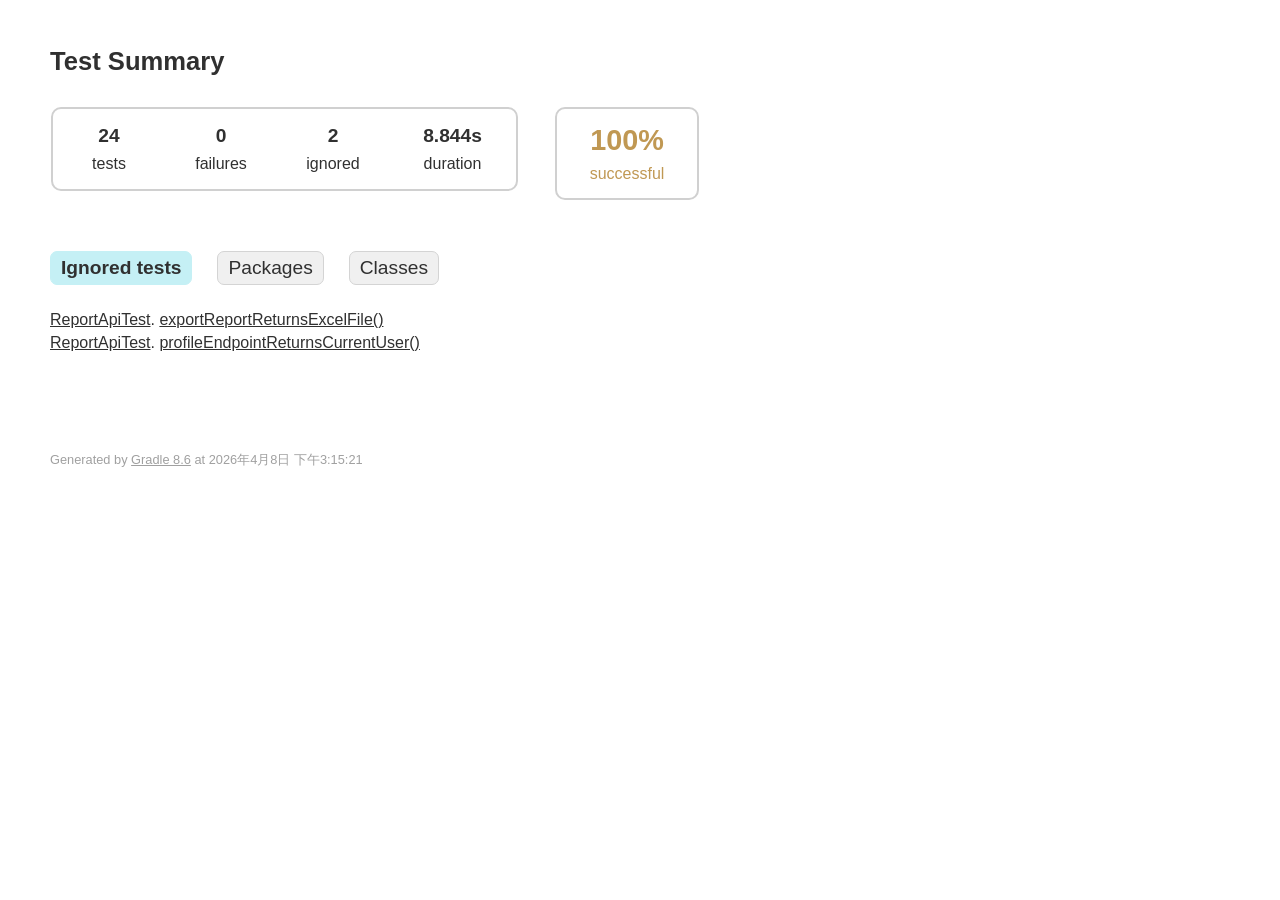
<file: backend/src/apiTest/report/html-report/index.html>
<!DOCTYPE html>
<html>
<head>
<meta http-equiv="Content-Type" content="text/html; charset=utf-8"/>
<meta http-equiv="x-ua-compatible" content="IE=edge"/>
<title>Test results - Test Summary</title>
<link href="css/base-style.css" rel="stylesheet" type="text/css"/>
<link href="css/style.css" rel="stylesheet" type="text/css"/>
<script src="js/report.js" type="text/javascript"></script>
</head>
<body>
<div id="content">
<h1>Test Summary</h1>
<div id="summary">
<table>
<tr>
<td>
<div class="summaryGroup">
<table>
<tr>
<td>
<div class="infoBox" id="tests">
<div class="counter">24</div>
<p>tests</p>
</div>
</td>
<td>
<div class="infoBox" id="failures">
<div class="counter">0</div>
<p>failures</p>
</div>
</td>
<td>
<div class="infoBox" id="ignored">
<div class="counter">2</div>
<p>ignored</p>
</div>
</td>
<td>
<div class="infoBox" id="duration">
<div class="counter">8.844s</div>
<p>duration</p>
</div>
</td>
</tr>
</table>
</div>
</td>
<td>
<div class="infoBox skipped" id="successRate">
<div class="percent">100%</div>
<p>successful</p>
</div>
</td>
</tr>
</table>
</div>
<div id="tabs">
<ul class="tabLinks">
<li>
<a href="#tab0">Ignored tests</a>
</li>
<li>
<a href="#tab1">Packages</a>
</li>
<li>
<a href="#tab2">Classes</a>
</li>
</ul>
<div id="tab0" class="tab">
<h2>Ignored tests</h2>
<ul class="linkList">
<li>
<a href="classes/com.legacy.report.api.ReportApiTest.html">ReportApiTest</a>.
<a href="classes/com.legacy.report.api.ReportApiTest.html#exportReportReturnsExcelFile()">exportReportReturnsExcelFile()</a>
</li>
<li>
<a href="classes/com.legacy.report.api.ReportApiTest.html">ReportApiTest</a>.
<a href="classes/com.legacy.report.api.ReportApiTest.html#profileEndpointReturnsCurrentUser()">profileEndpointReturnsCurrentUser()</a>
</li>
</ul>
</div>
<div id="tab1" class="tab">
<h2>Packages</h2>
<table>
<thead>
<tr>
<th>Package</th>
<th>Tests</th>
<th>Failures</th>
<th>Ignored</th>
<th>Duration</th>
<th>Success rate</th>
</tr>
</thead>
<tbody>
<tr>
<td class="skipped">
<a href="packages/com.legacy.report.api.html">com.legacy.report.api</a>
</td>
<td>24</td>
<td>0</td>
<td>2</td>
<td>8.844s</td>
<td class="skipped">100%</td>
</tr>
</tbody>
</table>
</div>
<div id="tab2" class="tab">
<h2>Classes</h2>
<table>
<thead>
<tr>
<th>Class</th>
<th>Tests</th>
<th>Failures</th>
<th>Ignored</th>
<th>Duration</th>
<th>Success rate</th>
</tr>
</thead>
<tbody>
<tr>
<td class="skipped">
<a href="classes/com.legacy.report.api.ReportApiTest.html">com.legacy.report.api.ReportApiTest</a>
</td>
<td>24</td>
<td>0</td>
<td>2</td>
<td>8.844s</td>
<td class="skipped">100%</td>
</tr>
</tbody>
</table>
</div>
</div>
<div id="footer">
<p>
<div>
<label class="hidden" id="label-for-line-wrapping-toggle" for="line-wrapping-toggle">Wrap lines
<input id="line-wrapping-toggle" type="checkbox" autocomplete="off"/>
</label>
</div>Generated by 
<a href="http://www.gradle.org">Gradle 8.6</a> at 2026年4月8日 下午3:15:21</p>
</div>
</div>
</body>
</html>
</file>
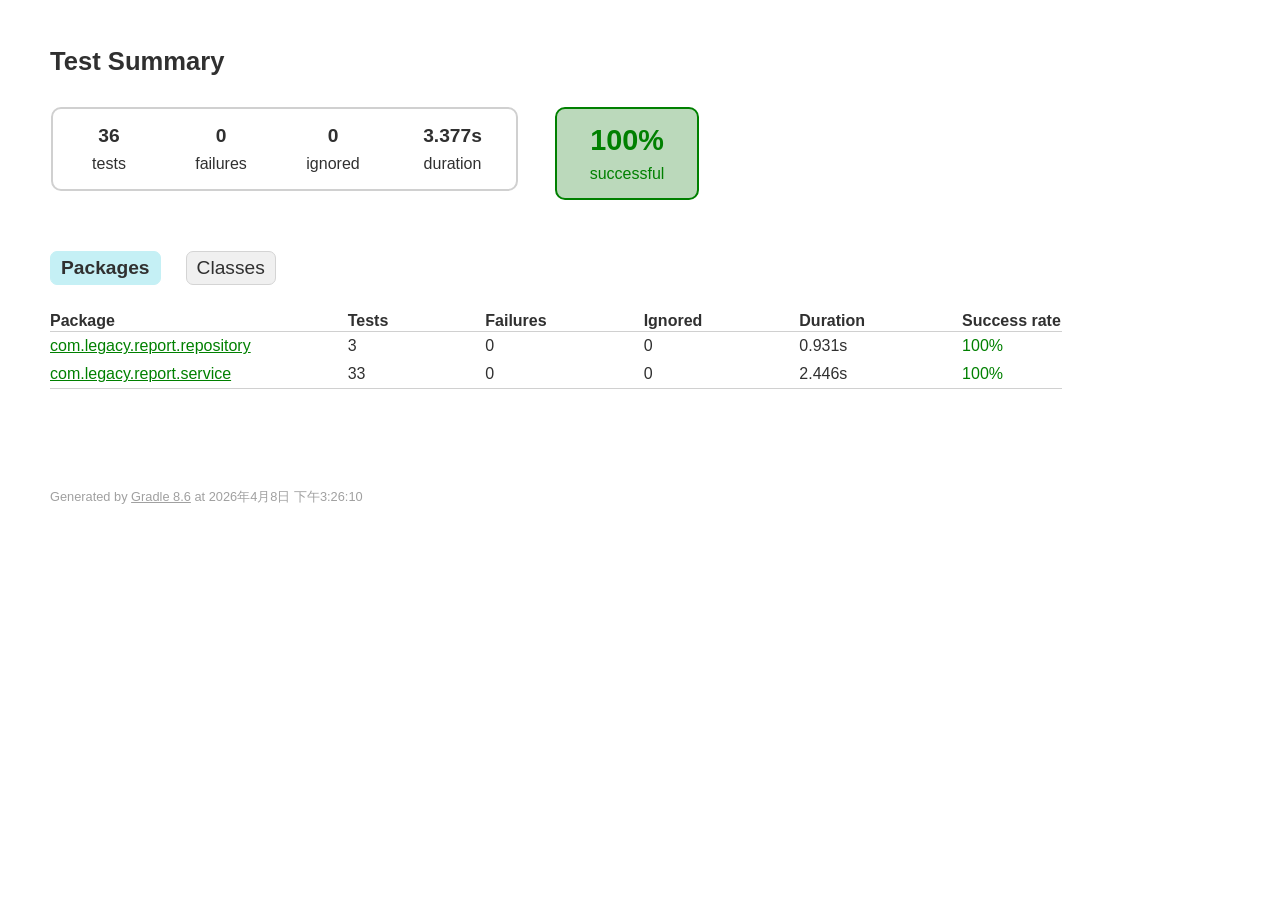
<file: backend/src/test/report/html-report/index.html>
<!DOCTYPE html>
<html>
<head>
<meta http-equiv="Content-Type" content="text/html; charset=utf-8"/>
<meta http-equiv="x-ua-compatible" content="IE=edge"/>
<title>Test results - Test Summary</title>
<link href="css/base-style.css" rel="stylesheet" type="text/css"/>
<link href="css/style.css" rel="stylesheet" type="text/css"/>
<script src="js/report.js" type="text/javascript"></script>
</head>
<body>
<div id="content">
<h1>Test Summary</h1>
<div id="summary">
<table>
<tr>
<td>
<div class="summaryGroup">
<table>
<tr>
<td>
<div class="infoBox" id="tests">
<div class="counter">36</div>
<p>tests</p>
</div>
</td>
<td>
<div class="infoBox" id="failures">
<div class="counter">0</div>
<p>failures</p>
</div>
</td>
<td>
<div class="infoBox" id="ignored">
<div class="counter">0</div>
<p>ignored</p>
</div>
</td>
<td>
<div class="infoBox" id="duration">
<div class="counter">3.377s</div>
<p>duration</p>
</div>
</td>
</tr>
</table>
</div>
</td>
<td>
<div class="infoBox success" id="successRate">
<div class="percent">100%</div>
<p>successful</p>
</div>
</td>
</tr>
</table>
</div>
<div id="tabs">
<ul class="tabLinks">
<li>
<a href="#tab0">Packages</a>
</li>
<li>
<a href="#tab1">Classes</a>
</li>
</ul>
<div id="tab0" class="tab">
<h2>Packages</h2>
<table>
<thead>
<tr>
<th>Package</th>
<th>Tests</th>
<th>Failures</th>
<th>Ignored</th>
<th>Duration</th>
<th>Success rate</th>
</tr>
</thead>
<tbody>
<tr>
<td class="success">
<a href="packages/com.legacy.report.repository.html">com.legacy.report.repository</a>
</td>
<td>3</td>
<td>0</td>
<td>0</td>
<td>0.931s</td>
<td class="success">100%</td>
</tr>
<tr>
<td class="success">
<a href="packages/com.legacy.report.service.html">com.legacy.report.service</a>
</td>
<td>33</td>
<td>0</td>
<td>0</td>
<td>2.446s</td>
<td class="success">100%</td>
</tr>
</tbody>
</table>
</div>
<div id="tab1" class="tab">
<h2>Classes</h2>
<table>
<thead>
<tr>
<th>Class</th>
<th>Tests</th>
<th>Failures</th>
<th>Ignored</th>
<th>Duration</th>
<th>Success rate</th>
</tr>
</thead>
<tbody>
<tr>
<td class="success">
<a href="classes/com.legacy.report.repository.ReportRunRepositoryTest.html">com.legacy.report.repository.ReportRunRepositoryTest</a>
</td>
<td>3</td>
<td>0</td>
<td>0</td>
<td>0.931s</td>
<td class="success">100%</td>
</tr>
<tr>
<td class="success">
<a href="classes/com.legacy.report.service.AuthServiceTest.html">com.legacy.report.service.AuthServiceTest</a>
</td>
<td>4</td>
<td>0</td>
<td>0</td>
<td>0.597s</td>
<td class="success">100%</td>
</tr>
<tr>
<td class="success">
<a href="classes/com.legacy.report.service.CurrentUserServiceTest.html">com.legacy.report.service.CurrentUserServiceTest</a>
</td>
<td>4</td>
<td>0</td>
<td>0</td>
<td>0.025s</td>
<td class="success">100%</td>
</tr>
<tr>
<td class="success">
<a href="classes/com.legacy.report.service.ReportRunServiceTest.html">com.legacy.report.service.ReportRunServiceTest</a>
</td>
<td>15</td>
<td>0</td>
<td>0</td>
<td>1.726s</td>
<td class="success">100%</td>
</tr>
<tr>
<td class="success">
<a href="classes/com.legacy.report.service.ReportServiceTest.html">com.legacy.report.service.ReportServiceTest</a>
</td>
<td>10</td>
<td>0</td>
<td>0</td>
<td>0.098s</td>
<td class="success">100%</td>
</tr>
</tbody>
</table>
</div>
</div>
<div id="footer">
<p>
<div>
<label class="hidden" id="label-for-line-wrapping-toggle" for="line-wrapping-toggle">Wrap lines
<input id="line-wrapping-toggle" type="checkbox" autocomplete="off"/>
</label>
</div>Generated by 
<a href="http://www.gradle.org">Gradle 8.6</a> at 2026年4月8日 下午3:26:10</p>
</div>
</div>
</body>
</html>
</file>
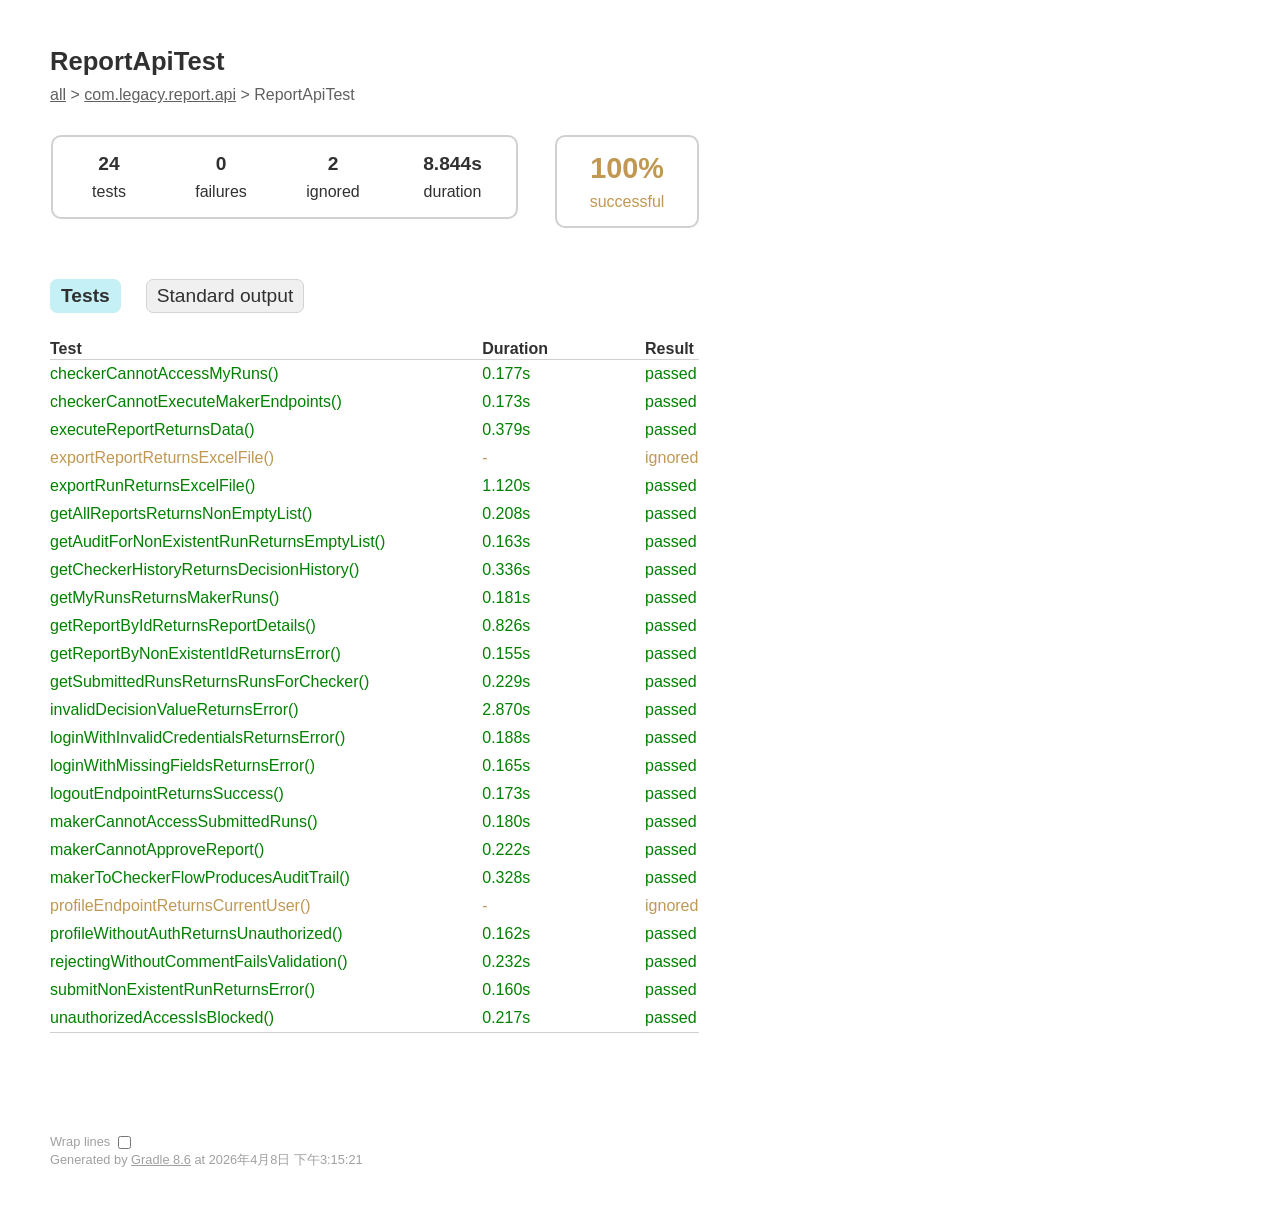
<file: backend/src/apiTest/report/html-report/classes/com.legacy.report.api.ReportApiTest.html>
<!DOCTYPE html>
<html>
<head>
<meta http-equiv="Content-Type" content="text/html; charset=utf-8"/>
<meta http-equiv="x-ua-compatible" content="IE=edge"/>
<title>Test results - ReportApiTest</title>
<link href="../css/base-style.css" rel="stylesheet" type="text/css"/>
<link href="../css/style.css" rel="stylesheet" type="text/css"/>
<script src="../js/report.js" type="text/javascript"></script>
</head>
<body>
<div id="content">
<h1>ReportApiTest</h1>
<div class="breadcrumbs">
<a href="../index.html">all</a> &gt; 
<a href="../packages/com.legacy.report.api.html">com.legacy.report.api</a> &gt; ReportApiTest</div>
<div id="summary">
<table>
<tr>
<td>
<div class="summaryGroup">
<table>
<tr>
<td>
<div class="infoBox" id="tests">
<div class="counter">24</div>
<p>tests</p>
</div>
</td>
<td>
<div class="infoBox" id="failures">
<div class="counter">0</div>
<p>failures</p>
</div>
</td>
<td>
<div class="infoBox" id="ignored">
<div class="counter">2</div>
<p>ignored</p>
</div>
</td>
<td>
<div class="infoBox" id="duration">
<div class="counter">8.844s</div>
<p>duration</p>
</div>
</td>
</tr>
</table>
</div>
</td>
<td>
<div class="infoBox skipped" id="successRate">
<div class="percent">100%</div>
<p>successful</p>
</div>
</td>
</tr>
</table>
</div>
<div id="tabs">
<ul class="tabLinks">
<li>
<a href="#tab0">Tests</a>
</li>
<li>
<a href="#tab1">Standard output</a>
</li>
</ul>
<div id="tab0" class="tab">
<h2>Tests</h2>
<table>
<thead>
<tr>
<th>Test</th>
<th>Duration</th>
<th>Result</th>
</tr>
</thead>
<tr>
<td class="success">checkerCannotAccessMyRuns()</td>
<td class="success">0.177s</td>
<td class="success">passed</td>
</tr>
<tr>
<td class="success">checkerCannotExecuteMakerEndpoints()</td>
<td class="success">0.173s</td>
<td class="success">passed</td>
</tr>
<tr>
<td class="success">executeReportReturnsData()</td>
<td class="success">0.379s</td>
<td class="success">passed</td>
</tr>
<tr>
<td class="skipped">exportReportReturnsExcelFile()</td>
<td class="skipped">-</td>
<td class="skipped">ignored</td>
</tr>
<tr>
<td class="success">exportRunReturnsExcelFile()</td>
<td class="success">1.120s</td>
<td class="success">passed</td>
</tr>
<tr>
<td class="success">getAllReportsReturnsNonEmptyList()</td>
<td class="success">0.208s</td>
<td class="success">passed</td>
</tr>
<tr>
<td class="success">getAuditForNonExistentRunReturnsEmptyList()</td>
<td class="success">0.163s</td>
<td class="success">passed</td>
</tr>
<tr>
<td class="success">getCheckerHistoryReturnsDecisionHistory()</td>
<td class="success">0.336s</td>
<td class="success">passed</td>
</tr>
<tr>
<td class="success">getMyRunsReturnsMakerRuns()</td>
<td class="success">0.181s</td>
<td class="success">passed</td>
</tr>
<tr>
<td class="success">getReportByIdReturnsReportDetails()</td>
<td class="success">0.826s</td>
<td class="success">passed</td>
</tr>
<tr>
<td class="success">getReportByNonExistentIdReturnsError()</td>
<td class="success">0.155s</td>
<td class="success">passed</td>
</tr>
<tr>
<td class="success">getSubmittedRunsReturnsRunsForChecker()</td>
<td class="success">0.229s</td>
<td class="success">passed</td>
</tr>
<tr>
<td class="success">invalidDecisionValueReturnsError()</td>
<td class="success">2.870s</td>
<td class="success">passed</td>
</tr>
<tr>
<td class="success">loginWithInvalidCredentialsReturnsError()</td>
<td class="success">0.188s</td>
<td class="success">passed</td>
</tr>
<tr>
<td class="success">loginWithMissingFieldsReturnsError()</td>
<td class="success">0.165s</td>
<td class="success">passed</td>
</tr>
<tr>
<td class="success">logoutEndpointReturnsSuccess()</td>
<td class="success">0.173s</td>
<td class="success">passed</td>
</tr>
<tr>
<td class="success">makerCannotAccessSubmittedRuns()</td>
<td class="success">0.180s</td>
<td class="success">passed</td>
</tr>
<tr>
<td class="success">makerCannotApproveReport()</td>
<td class="success">0.222s</td>
<td class="success">passed</td>
</tr>
<tr>
<td class="success">makerToCheckerFlowProducesAuditTrail()</td>
<td class="success">0.328s</td>
<td class="success">passed</td>
</tr>
<tr>
<td class="skipped">profileEndpointReturnsCurrentUser()</td>
<td class="skipped">-</td>
<td class="skipped">ignored</td>
</tr>
<tr>
<td class="success">profileWithoutAuthReturnsUnauthorized()</td>
<td class="success">0.162s</td>
<td class="success">passed</td>
</tr>
<tr>
<td class="success">rejectingWithoutCommentFailsValidation()</td>
<td class="success">0.232s</td>
<td class="success">passed</td>
</tr>
<tr>
<td class="success">submitNonExistentRunReturnsError()</td>
<td class="success">0.160s</td>
<td class="success">passed</td>
</tr>
<tr>
<td class="success">unauthorizedAccessIsBlocked()</td>
<td class="success">0.217s</td>
<td class="success">passed</td>
</tr>
</table>
</div>
<div id="tab1" class="tab">
<h2>Standard output</h2>
<span class="code">
<pre>15:15:02.178 [Test worker] INFO org.springframework.test.context.support.AnnotationConfigContextLoaderUtils -- Could not detect default configuration classes for test class [com.legacy.report.api.ReportApiTest]: ReportApiTest does not declare any static, non-private, non-final, nested classes annotated with @Configuration.
15:15:02.390 [Test worker] INFO org.springframework.boot.test.context.SpringBootTestContextBootstrapper -- Found @SpringBootConfiguration com.legacy.report.ReportApplication for test class com.legacy.report.api.ReportApiTest

  .   ____          _            __ _ _
 /\\ / ___'_ __ _ _(_)_ __  __ _ \ \ \ \
( ( )\___ | '_ | '_| | '_ \/ _` | \ \ \ \
 \\/  ___)| |_)| | | | | || (_| |  ) ) ) )
  '  |____| .__|_| |_|_| |_\__, | / / / /
 =========|_|==============|___/=/_/_/_/
 :: Spring Boot ::                (v3.2.4)

2026-04-08T15:15:03.330+08:00  INFO 38148 --- [    Test worker] com.legacy.report.api.ReportApiTest      : Starting ReportApiTest using Java 17.0.18 with PID 38148 (started by Administrator in C:\Users\Administrator\Downloads\hackathon\hackathon-report-app-backend-test\backend)
2026-04-08T15:15:03.334+08:00  INFO 38148 --- [    Test worker] com.legacy.report.api.ReportApiTest      : The following 1 profile is active: &quot;test&quot;
2026-04-08T15:15:05.016+08:00  INFO 38148 --- [    Test worker] .s.d.r.c.RepositoryConfigurationDelegate : Bootstrapping Spring Data JPA repositories in DEFAULT mode.
2026-04-08T15:15:05.135+08:00  INFO 38148 --- [    Test worker] .s.d.r.c.RepositoryConfigurationDelegate : Finished Spring Data repository scanning in 89 ms. Found 3 JPA repository interfaces.
2026-04-08T15:15:06.277+08:00  INFO 38148 --- [    Test worker] o.s.b.w.embedded.tomcat.TomcatWebServer  : Tomcat initialized with port 0 (http)
2026-04-08T15:15:06.296+08:00  INFO 38148 --- [    Test worker] o.apache.catalina.core.StandardService   : Starting service [Tomcat]
2026-04-08T15:15:06.296+08:00  INFO 38148 --- [    Test worker] o.apache.catalina.core.StandardEngine    : Starting Servlet engine: [Apache Tomcat/10.1.19]
2026-04-08T15:15:06.396+08:00  INFO 38148 --- [    Test worker] o.a.c.c.C.[Tomcat].[localhost].[/]       : Initializing Spring embedded WebApplicationContext
2026-04-08T15:15:06.397+08:00  INFO 38148 --- [    Test worker] w.s.c.ServletWebServerApplicationContext : Root WebApplicationContext: initialization completed in 2639 ms
2026-04-08T15:15:06.546+08:00  INFO 38148 --- [    Test worker] com.zaxxer.hikari.HikariDataSource       : HikariPool-1 - Starting...
2026-04-08T15:15:06.966+08:00  INFO 38148 --- [    Test worker] com.zaxxer.hikari.pool.HikariPool        : HikariPool-1 - Added connection conn0: url=jdbc:h2:mem:testdb user=SA
2026-04-08T15:15:06.968+08:00  INFO 38148 --- [    Test worker] com.zaxxer.hikari.HikariDataSource       : HikariPool-1 - Start completed.
2026-04-08T15:15:06.982+08:00  INFO 38148 --- [    Test worker] o.s.b.a.h2.H2ConsoleAutoConfiguration    : H2 console available at '/h2-console'. Database available at 'jdbc:h2:mem:testdb'
2026-04-08T15:15:07.390+08:00  INFO 38148 --- [    Test worker] o.hibernate.jpa.internal.util.LogHelper  : HHH000204: Processing PersistenceUnitInfo [name: default]
2026-04-08T15:15:07.510+08:00  INFO 38148 --- [    Test worker] org.hibernate.Version                    : HHH000412: Hibernate ORM core version 6.4.4.Final
2026-04-08T15:15:07.567+08:00  INFO 38148 --- [    Test worker] o.h.c.internal.RegionFactoryInitiator    : HHH000026: Second-level cache disabled
2026-04-08T15:15:08.002+08:00  INFO 38148 --- [    Test worker] o.s.o.j.p.SpringPersistenceUnitInfo      : No LoadTimeWeaver setup: ignoring JPA class transformer
2026-04-08T15:15:09.341+08:00  INFO 38148 --- [    Test worker] o.h.e.t.j.p.i.JtaPlatformInitiator       : HHH000489: No JTA platform available (set 'hibernate.transaction.jta.platform' to enable JTA platform integration)
2026-04-08T15:15:09.408+08:00  INFO 38148 --- [    Test worker] j.LocalContainerEntityManagerFactoryBean : Initialized JPA EntityManagerFactory for persistence unit 'default'
2026-04-08T15:15:10.620+08:00  WARN 38148 --- [    Test worker] JpaBaseConfiguration$JpaWebConfiguration : spring.jpa.open-in-view is enabled by default. Therefore, database queries may be performed during view rendering. Explicitly configure spring.jpa.open-in-view to disable this warning
2026-04-08T15:15:10.652+08:00  WARN 38148 --- [    Test worker] .s.s.UserDetailsServiceAutoConfiguration : 

Using generated security password: 7087eda7-4709-4694-9a89-2c6848994312

This generated password is for development use only. Your security configuration must be updated before running your application in production.

2026-04-08T15:15:11.071+08:00  INFO 38148 --- [    Test worker] o.s.b.a.e.web.EndpointLinksResolver      : Exposing 3 endpoint(s) beneath base path '/actuator'
2026-04-08T15:15:11.580+08:00  INFO 38148 --- [    Test worker] o.s.b.w.embedded.tomcat.TomcatWebServer  : Tomcat started on port 61837 (http) with context path ''
2026-04-08T15:15:11.596+08:00  INFO 38148 --- [    Test worker] com.legacy.report.api.ReportApiTest      : Started ReportApiTest in 8.922 seconds (process running for 11.022)
2026-04-08T15:15:13.705+08:00  INFO 38148 --- [o-auto-1-exec-1] o.a.c.c.C.[Tomcat].[localhost].[/]       : Initializing Spring DispatcherServlet 'dispatcherServlet'
2026-04-08T15:15:13.706+08:00  INFO 38148 --- [o-auto-1-exec-1] o.s.web.servlet.DispatcherServlet        : Initializing Servlet 'dispatcherServlet'
2026-04-08T15:15:13.708+08:00  INFO 38148 --- [o-auto-1-exec-1] o.s.web.servlet.DispatcherServlet        : Completed initialization in 2 ms
2026-04-08T15:15:14.344+08:00  INFO 38148 --- [o-auto-1-exec-6] c.l.report.service.ReportRunService      : event=report_run_execute_start reportId=1 maker=maker1
2026-04-08T15:15:14.366+08:00  INFO 38148 --- [o-auto-1-exec-6] com.legacy.report.service.AuditService   : event=report_audit_recorded runId=1 reportId=1 actor=maker1 role=MAKER type=Generated commentPresent=false
2026-04-08T15:15:14.367+08:00  INFO 38148 --- [o-auto-1-exec-6] c.l.report.service.ReportRunService      : event=report_run_execute_success runId=1 reportId=1 maker=maker1
2026-04-08T15:15:14.461+08:00  INFO 38148 --- [o-auto-1-exec-7] com.legacy.report.service.AuditService   : event=report_audit_recorded runId=1 reportId=1 actor=maker1 role=MAKER type=Submitted commentPresent=false
2026-04-08T15:15:14.461+08:00  INFO 38148 --- [o-auto-1-exec-7] c.l.report.service.ReportRunService      : event=report_run_submit_success runId=1 reportId=1 maker=maker1
2026-04-08T15:15:14.499+08:00 ERROR 38148 --- [-auto-1-exec-10] o.a.c.c.C.[.[.[/].[dispatcherServlet]    : Servlet.service() for servlet [dispatcherServlet] in context with path [] threw exception [Request processing failed: java.lang.RuntimeException: decision 必须为 APPROVED/REJECTED] with root cause

java.lang.RuntimeException: decision 必须为 APPROVED/REJECTED
	at com.legacy.report.controller.ReportRunController.decide(ReportRunController.java:48) ~[main/:na]
	at java.base/jdk.internal.reflect.NativeMethodAccessorImpl.invoke0(Native Method) ~[na:na]
	at java.base/jdk.internal.reflect.NativeMethodAccessorImpl.invoke(NativeMethodAccessorImpl.java:77) ~[na:na]
	at java.base/jdk.internal.reflect.DelegatingMethodAccessorImpl.invoke(DelegatingMethodAccessorImpl.java:43) ~[na:na]
	at java.base/java.lang.reflect.Method.invoke(Method.java:569) ~[na:na]
	at org.springframework.web.method.support.InvocableHandlerMethod.doInvoke(InvocableHandlerMethod.java:255) ~[spring-web-6.1.5.jar:6.1.5]
	at org.springframework.web.method.support.InvocableHandlerMethod.invokeForRequest(InvocableHandlerMethod.java:188) ~[spring-web-6.1.5.jar:6.1.5]
	at org.springframework.web.servlet.mvc.method.annotation.ServletInvocableHandlerMethod.invokeAndHandle(ServletInvocableHandlerMethod.java:118) ~[spring-webmvc-6.1.5.jar:6.1.5]
	at org.springframework.web.servlet.mvc.method.annotation.RequestMappingHandlerAdapter.invokeHandlerMethod(RequestMappingHandlerAdapter.java:925) ~[spring-webmvc-6.1.5.jar:6.1.5]
	at org.springframework.web.servlet.mvc.method.annotation.RequestMappingHandlerAdapter.handleInternal(RequestMappingHandlerAdapter.java:830) ~[spring-webmvc-6.1.5.jar:6.1.5]
	at org.springframework.web.servlet.mvc.method.AbstractHandlerMethodAdapter.handle(AbstractHandlerMethodAdapter.java:87) ~[spring-webmvc-6.1.5.jar:6.1.5]
	at org.springframework.web.servlet.DispatcherServlet.doDispatch(DispatcherServlet.java:1089) ~[spring-webmvc-6.1.5.jar:6.1.5]
	at org.springframework.web.servlet.DispatcherServlet.doService(DispatcherServlet.java:979) ~[spring-webmvc-6.1.5.jar:6.1.5]
	at org.springframework.web.servlet.FrameworkServlet.processRequest(FrameworkServlet.java:1014) ~[spring-webmvc-6.1.5.jar:6.1.5]
	at org.springframework.web.servlet.FrameworkServlet.doPost(FrameworkServlet.java:914) ~[spring-webmvc-6.1.5.jar:6.1.5]
	at jakarta.servlet.http.HttpServlet.service(HttpServlet.java:590) ~[tomcat-embed-core-10.1.19.jar:6.0]
	at org.springframework.web.servlet.FrameworkServlet.service(FrameworkServlet.java:885) ~[spring-webmvc-6.1.5.jar:6.1.5]
	at jakarta.servlet.http.HttpServlet.service(HttpServlet.java:658) ~[tomcat-embed-core-10.1.19.jar:6.0]
	at org.apache.catalina.core.ApplicationFilterChain.internalDoFilter(ApplicationFilterChain.java:205) ~[tomcat-embed-core-10.1.19.jar:10.1.19]
	at org.apache.catalina.core.ApplicationFilterChain.doFilter(ApplicationFilterChain.java:149) ~[tomcat-embed-core-10.1.19.jar:10.1.19]
	at org.apache.tomcat.websocket.server.WsFilter.doFilter(WsFilter.java:51) ~[tomcat-embed-websocket-10.1.19.jar:10.1.19]
	at org.apache.catalina.core.ApplicationFilterChain.internalDoFilter(ApplicationFilterChain.java:174) ~[tomcat-embed-core-10.1.19.jar:10.1.19]
	at org.apache.catalina.core.ApplicationFilterChain.doFilter(ApplicationFilterChain.java:149) ~[tomcat-embed-core-10.1.19.jar:10.1.19]
	at org.springframework.web.filter.OncePerRequestFilter.doFilter(OncePerRequestFilter.java:110) ~[spring-web-6.1.5.jar:6.1.5]
	at org.apache.catalina.core.ApplicationFilterChain.internalDoFilter(ApplicationFilterChain.java:174) ~[tomcat-embed-core-10.1.19.jar:10.1.19]
	at org.apache.catalina.core.ApplicationFilterChain.doFilter(ApplicationFilterChain.java:149) ~[tomcat-embed-core-10.1.19.jar:10.1.19]
	at org.springframework.web.filter.CompositeFilter$VirtualFilterChain.doFilter(CompositeFilter.java:108) ~[spring-web-6.1.5.jar:6.1.5]
	at org.springframework.security.web.FilterChainProxy.lambda$doFilterInternal$3(FilterChainProxy.java:231) ~[spring-security-web-6.2.3.jar:6.2.3]
	at org.springframework.security.web.ObservationFilterChainDecorator$FilterObservation$SimpleFilterObservation.lambda$wrap$1(ObservationFilterChainDecorator.java:479) ~[spring-security-web-6.2.3.jar:6.2.3]
	at org.springframework.security.web.ObservationFilterChainDecorator$AroundFilterObservation$SimpleAroundFilterObservation.lambda$wrap$1(ObservationFilterChainDecorator.java:340) ~[spring-security-web-6.2.3.jar:6.2.3]
	at org.springframework.security.web.ObservationFilterChainDecorator.lambda$wrapSecured$0(ObservationFilterChainDecorator.java:82) ~[spring-security-web-6.2.3.jar:6.2.3]
	at org.springframework.security.web.ObservationFilterChainDecorator$VirtualFilterChain.doFilter(ObservationFilterChainDecorator.java:128) ~[spring-security-web-6.2.3.jar:6.2.3]
	at org.springframework.security.web.access.intercept.AuthorizationFilter.doFilter(AuthorizationFilter.java:100) ~[spring-security-web-6.2.3.jar:6.2.3]
	at org.springframework.security.web.ObservationFilterChainDecorator$ObservationFilter.wrapFilter(ObservationFilterChainDecorator.java:240) ~[spring-security-web-6.2.3.jar:6.2.3]
	at org.springframework.security.web.ObservationFilterChainDecorator$ObservationFilter.doFilter(ObservationFilterChainDecorator.java:227) ~[spring-security-web-6.2.3.jar:6.2.3]
	at org.springframework.security.web.ObservationFilterChainDecorator$VirtualFilterChain.doFilter(ObservationFilterChainDecorator.java:137) ~[spring-security-web-6.2.3.jar:6.2.3]
	at org.springframework.security.web.access.ExceptionTranslationFilter.doFilter(ExceptionTranslationFilter.java:126) ~[spring-security-web-6.2.3.jar:6.2.3]
	at org.springframework.security.web.access.ExceptionTranslationFilter.doFilter(ExceptionTranslationFilter.java:120) ~[spring-security-web-6.2.3.jar:6.2.3]
	at org.springframework.security.web.ObservationFilterChainDecorator$ObservationFilter.wrapFilter(ObservationFilterChainDecorator.java:240) ~[spring-security-web-6.2.3.jar:6.2.3]
	at org.springframework.security.web.ObservationFilterChainDecorator$ObservationFilter.doFilter(ObservationFilterChainDecorator.java:227) ~[spring-security-web-6.2.3.jar:6.2.3]
	at org.springframework.security.web.ObservationFilterChainDecorator$VirtualFilterChain.doFilter(ObservationFilterChainDecorator.java:137) ~[spring-security-web-6.2.3.jar:6.2.3]
	at org.springframework.security.web.session.SessionManagementFilter.doFilter(SessionManagementFilter.java:131) ~[spring-security-web-6.2.3.jar:6.2.3]
	at org.springframework.security.web.session.SessionManagementFilter.doFilter(SessionManagementFilter.java:85) ~[spring-security-web-6.2.3.jar:6.2.3]
	at org.springframework.security.web.ObservationFilterChainDecorator$ObservationFilter.wrapFilter(ObservationFilterChainDecorator.java:240) ~[spring-security-web-6.2.3.jar:6.2.3]
	at org.springframework.security.web.ObservationFilterChainDecorator$ObservationFilter.doFilter(ObservationFilterChainDecorator.java:227) ~[spring-security-web-6.2.3.jar:6.2.3]
	at org.springframework.security.web.ObservationFilterChainDecorator$VirtualFilterChain.doFilter(ObservationFilterChainDecorator.java:137) ~[spring-security-web-6.2.3.jar:6.2.3]
	at org.springframework.security.web.authentication.AnonymousAuthenticationFilter.doFilter(AnonymousAuthenticationFilter.java:100) ~[spring-security-web-6.2.3.jar:6.2.3]
	at org.springframework.security.web.ObservationFilterChainDecorator$ObservationFilter.wrapFilter(ObservationFilterChainDecorator.java:240) ~[spring-security-web-6.2.3.jar:6.2.3]
	at org.springframework.security.web.ObservationFilterChainDecorator$ObservationFilter.doFilter(ObservationFilterChainDecorator.java:227) ~[spring-security-web-6.2.3.jar:6.2.3]
	at org.springframework.security.web.ObservationFilterChainDecorator$VirtualFilterChain.doFilter(ObservationFilterChainDecorator.java:137) ~[spring-security-web-6.2.3.jar:6.2.3]
	at org.springframework.security.web.servletapi.SecurityContextHolderAwareRequestFilter.doFilter(SecurityContextHolderAwareRequestFilter.java:179) ~[spring-security-web-6.2.3.jar:6.2.3]
	at org.springframework.security.web.ObservationFilterChainDecorator$ObservationFilter.wrapFilter(ObservationFilterChainDecorator.java:240) ~[spring-security-web-6.2.3.jar:6.2.3]
	at org.springframework.security.web.ObservationFilterChainDecorator$ObservationFilter.doFilter(ObservationFilterChainDecorator.java:227) ~[spring-security-web-6.2.3.jar:6.2.3]
	at org.springframework.security.web.ObservationFilterChainDecorator$VirtualFilterChain.doFilter(ObservationFilterChainDecorator.java:137) ~[spring-security-web-6.2.3.jar:6.2.3]
	at org.springframework.security.web.savedrequest.RequestCacheAwareFilter.doFilter(RequestCacheAwareFilter.java:63) ~[spring-security-web-6.2.3.jar:6.2.3]
	at org.springframework.security.web.ObservationFilterChainDecorator$ObservationFilter.wrapFilter(ObservationFilterChainDecorator.java:240) ~[spring-security-web-6.2.3.jar:6.2.3]
	at org.springframework.security.web.ObservationFilterChainDecorator$ObservationFilter.doFilter(ObservationFilterChainDecorator.java:227) ~[spring-security-web-6.2.3.jar:6.2.3]
	at org.springframework.security.web.ObservationFilterChainDecorator$VirtualFilterChain.doFilter(ObservationFilterChainDecorator.java:137) ~[spring-security-web-6.2.3.jar:6.2.3]
	at com.legacy.report.security.JwtAuthenticationFilter.doFilterInternal(JwtAuthenticationFilter.java:46) ~[main/:na]
	at org.springframework.web.filter.OncePerRequestFilter.doFilter(OncePerRequestFilter.java:116) ~[spring-web-6.1.5.jar:6.1.5]
	at org.springframework.security.web.ObservationFilterChainDecorator$ObservationFilter.wrapFilter(ObservationFilterChainDecorator.java:240) ~[spring-security-web-6.2.3.jar:6.2.3]
	at org.springframework.security.web.ObservationFilterChainDecorator$ObservationFilter.doFilter(ObservationFilterChainDecorator.java:227) ~[spring-security-web-6.2.3.jar:6.2.3]
	at org.springframework.security.web.ObservationFilterChainDecorator$VirtualFilterChain.doFilter(ObservationFilterChainDecorator.java:137) ~[spring-security-web-6.2.3.jar:6.2.3]
	at org.springframework.security.web.authentication.logout.LogoutFilter.doFilter(LogoutFilter.java:107) ~[spring-security-web-6.2.3.jar:6.2.3]
	at org.springframework.security.web.authentication.logout.LogoutFilter.doFilter(LogoutFilter.java:93) ~[spring-security-web-6.2.3.jar:6.2.3]
	at org.springframework.security.web.ObservationFilterChainDecorator$ObservationFilter.wrapFilter(ObservationFilterChainDecorator.java:240) ~[spring-security-web-6.2.3.jar:6.2.3]
	at org.springframework.security.web.ObservationFilterChainDecorator$ObservationFilter.doFilter(ObservationFilterChainDecorator.java:227) ~[spring-security-web-6.2.3.jar:6.2.3]
	at org.springframework.security.web.ObservationFilterChainDecorator$VirtualFilterChain.doFilter(ObservationFilterChainDecorator.java:137) ~[spring-security-web-6.2.3.jar:6.2.3]
	at org.springframework.web.filter.CorsFilter.doFilterInternal(CorsFilter.java:91) ~[spring-web-6.1.5.jar:6.1.5]
	at org.springframework.web.filter.OncePerRequestFilter.doFilter(OncePerRequestFilter.java:116) ~[spring-web-6.1.5.jar:6.1.5]
	at org.springframework.security.web.ObservationFilterChainDecorator$ObservationFilter.wrapFilter(ObservationFilterChainDecorator.java:240) ~[spring-security-web-6.2.3.jar:6.2.3]
	at org.springframework.security.web.ObservationFilterChainDecorator$ObservationFilter.doFilter(ObservationFilterChainDecorator.java:227) ~[spring-security-web-6.2.3.jar:6.2.3]
	at org.springframework.security.web.ObservationFilterChainDecorator$VirtualFilterChain.doFilter(ObservationFilterChainDecorator.java:137) ~[spring-security-web-6.2.3.jar:6.2.3]
	at org.springframework.security.web.header.HeaderWriterFilter.doHeadersAfter(HeaderWriterFilter.java:90) ~[spring-security-web-6.2.3.jar:6.2.3]
	at org.springframework.security.web.header.HeaderWriterFilter.doFilterInternal(HeaderWriterFilter.java:75) ~[spring-security-web-6.2.3.jar:6.2.3]
	at org.springframework.web.filter.OncePerRequestFilter.doFilter(OncePerRequestFilter.java:116) ~[spring-web-6.1.5.jar:6.1.5]
	at org.springframework.security.web.ObservationFilterChainDecorator$ObservationFilter.wrapFilter(ObservationFilterChainDecorator.java:240) ~[spring-security-web-6.2.3.jar:6.2.3]
	at org.springframework.security.web.ObservationFilterChainDecorator$ObservationFilter.doFilter(ObservationFilterChainDecorator.java:227) ~[spring-security-web-6.2.3.jar:6.2.3]
	at org.springframework.security.web.ObservationFilterChainDecorator$VirtualFilterChain.doFilter(ObservationFilterChainDecorator.java:137) ~[spring-security-web-6.2.3.jar:6.2.3]
	at org.springframework.security.web.context.SecurityContextHolderFilter.doFilter(SecurityContextHolderFilter.java:82) ~[spring-security-web-6.2.3.jar:6.2.3]
	at org.springframework.security.web.context.SecurityContextHolderFilter.doFilter(SecurityContextHolderFilter.java:69) ~[spring-security-web-6.2.3.jar:6.2.3]
	at org.springframework.security.web.ObservationFilterChainDecorator$ObservationFilter.wrapFilter(ObservationFilterChainDecorator.java:240) ~[spring-security-web-6.2.3.jar:6.2.3]
	at org.springframework.security.web.ObservationFilterChainDecorator$ObservationFilter.doFilter(ObservationFilterChainDecorator.java:227) ~[spring-security-web-6.2.3.jar:6.2.3]
	at org.springframework.security.web.ObservationFilterChainDecorator$VirtualFilterChain.doFilter(ObservationFilterChainDecorator.java:137) ~[spring-security-web-6.2.3.jar:6.2.3]
	at org.springframework.security.web.context.request.async.WebAsyncManagerIntegrationFilter.doFilterInternal(WebAsyncManagerIntegrationFilter.java:62) ~[spring-security-web-6.2.3.jar:6.2.3]
	at org.springframework.web.filter.OncePerRequestFilter.doFilter(OncePerRequestFilter.java:116) ~[spring-web-6.1.5.jar:6.1.5]
	at org.springframework.security.web.ObservationFilterChainDecorator$ObservationFilter.wrapFilter(ObservationFilterChainDecorator.java:240) ~[spring-security-web-6.2.3.jar:6.2.3]
	at org.springframework.security.web.ObservationFilterChainDecorator$ObservationFilter.doFilter(ObservationFilterChainDecorator.java:227) ~[spring-security-web-6.2.3.jar:6.2.3]
	at org.springframework.security.web.ObservationFilterChainDecorator$VirtualFilterChain.doFilter(ObservationFilterChainDecorator.java:137) ~[spring-security-web-6.2.3.jar:6.2.3]
	at org.springframework.security.web.session.DisableEncodeUrlFilter.doFilterInternal(DisableEncodeUrlFilter.java:42) ~[spring-security-web-6.2.3.jar:6.2.3]
	at org.springframework.web.filter.OncePerRequestFilter.doFilter(OncePerRequestFilter.java:116) ~[spring-web-6.1.5.jar:6.1.5]
	at org.springframework.security.web.ObservationFilterChainDecorator$ObservationFilter.wrapFilter(ObservationFilterChainDecorator.java:240) ~[spring-security-web-6.2.3.jar:6.2.3]
	at org.springframework.security.web.ObservationFilterChainDecorator$AroundFilterObservation$SimpleAroundFilterObservation.lambda$wrap$0(ObservationFilterChainDecorator.java:323) ~[spring-security-web-6.2.3.jar:6.2.3]
	at org.springframework.security.web.ObservationFilterChainDecorator$ObservationFilter.doFilter(ObservationFilterChainDecorator.java:224) ~[spring-security-web-6.2.3.jar:6.2.3]
	at org.springframework.security.web.ObservationFilterChainDecorator$VirtualFilterChain.doFilter(ObservationFilterChainDecorator.java:137) ~[spring-security-web-6.2.3.jar:6.2.3]
	at org.springframework.security.web.FilterChainProxy.doFilterInternal(FilterChainProxy.java:233) ~[spring-security-web-6.2.3.jar:6.2.3]
	at org.springframework.security.web.FilterChainProxy.doFilter(FilterChainProxy.java:191) ~[spring-security-web-6.2.3.jar:6.2.3]
	at org.springframework.web.filter.CompositeFilter$VirtualFilterChain.doFilter(CompositeFilter.java:113) ~[spring-web-6.1.5.jar:6.1.5]
	at org.springframework.web.servlet.handler.HandlerMappingIntrospector.lambda$createCacheFilter$3(HandlerMappingIntrospector.java:195) ~[spring-webmvc-6.1.5.jar:6.1.5]
	at org.springframework.web.filter.CompositeFilter$VirtualFilterChain.doFilter(CompositeFilter.java:113) ~[spring-web-6.1.5.jar:6.1.5]
	at org.springframework.web.filter.CompositeFilter.doFilter(CompositeFilter.java:74) ~[spring-web-6.1.5.jar:6.1.5]
	at org.springframework.security.config.annotation.web.configuration.WebMvcSecurityConfiguration$CompositeFilterChainProxy.doFilter(WebMvcSecurityConfiguration.java:230) ~[spring-security-config-6.2.3.jar:6.2.3]
	at org.springframework.web.filter.DelegatingFilterProxy.invokeDelegate(DelegatingFilterProxy.java:352) ~[spring-web-6.1.5.jar:6.1.5]
	at org.springframework.web.filter.DelegatingFilterProxy.doFilter(DelegatingFilterProxy.java:268) ~[spring-web-6.1.5.jar:6.1.5]
	at org.apache.catalina.core.ApplicationFilterChain.internalDoFilter(ApplicationFilterChain.java:174) ~[tomcat-embed-core-10.1.19.jar:10.1.19]
	at org.apache.catalina.core.ApplicationFilterChain.doFilter(ApplicationFilterChain.java:149) ~[tomcat-embed-core-10.1.19.jar:10.1.19]
	at org.springframework.web.filter.RequestContextFilter.doFilterInternal(RequestContextFilter.java:100) ~[spring-web-6.1.5.jar:6.1.5]
	at org.springframework.web.filter.OncePerRequestFilter.doFilter(OncePerRequestFilter.java:116) ~[spring-web-6.1.5.jar:6.1.5]
	at org.apache.catalina.core.ApplicationFilterChain.internalDoFilter(ApplicationFilterChain.java:174) ~[tomcat-embed-core-10.1.19.jar:10.1.19]
	at org.apache.catalina.core.ApplicationFilterChain.doFilter(ApplicationFilterChain.java:149) ~[tomcat-embed-core-10.1.19.jar:10.1.19]
	at org.springframework.web.filter.FormContentFilter.doFilterInternal(FormContentFilter.java:93) ~[spring-web-6.1.5.jar:6.1.5]
	at org.springframework.web.filter.OncePerRequestFilter.doFilter(OncePerRequestFilter.java:116) ~[spring-web-6.1.5.jar:6.1.5]
	at org.apache.catalina.core.ApplicationFilterChain.internalDoFilter(ApplicationFilterChain.java:174) ~[tomcat-embed-core-10.1.19.jar:10.1.19]
	at org.apache.catalina.core.ApplicationFilterChain.doFilter(ApplicationFilterChain.java:149) ~[tomcat-embed-core-10.1.19.jar:10.1.19]
	at org.springframework.web.filter.ServerHttpObservationFilter.doFilterInternal(ServerHttpObservationFilter.java:109) ~[spring-web-6.1.5.jar:6.1.5]
	at org.springframework.web.filter.OncePerRequestFilter.doFilter(OncePerRequestFilter.java:116) ~[spring-web-6.1.5.jar:6.1.5]
	at org.apache.catalina.core.ApplicationFilterChain.internalDoFilter(ApplicationFilterChain.java:174) ~[tomcat-embed-core-10.1.19.jar:10.1.19]
	at org.apache.catalina.core.ApplicationFilterChain.doFilter(ApplicationFilterChain.java:149) ~[tomcat-embed-core-10.1.19.jar:10.1.19]
	at org.springframework.web.filter.CharacterEncodingFilter.doFilterInternal(CharacterEncodingFilter.java:201) ~[spring-web-6.1.5.jar:6.1.5]
	at org.springframework.web.filter.OncePerRequestFilter.doFilter(OncePerRequestFilter.java:116) ~[spring-web-6.1.5.jar:6.1.5]
	at org.apache.catalina.core.ApplicationFilterChain.internalDoFilter(ApplicationFilterChain.java:174) ~[tomcat-embed-core-10.1.19.jar:10.1.19]
	at org.apache.catalina.core.ApplicationFilterChain.doFilter(ApplicationFilterChain.java:149) ~[tomcat-embed-core-10.1.19.jar:10.1.19]
	at org.apache.catalina.core.StandardWrapperValve.invoke(StandardWrapperValve.java:167) ~[tomcat-embed-core-10.1.19.jar:10.1.19]
	at org.apache.catalina.core.StandardContextValve.invoke(StandardContextValve.java:90) ~[tomcat-embed-core-10.1.19.jar:10.1.19]
	at org.apache.catalina.authenticator.AuthenticatorBase.invoke(AuthenticatorBase.java:482) ~[tomcat-embed-core-10.1.19.jar:10.1.19]
	at org.apache.catalina.core.StandardHostValve.invoke(StandardHostValve.java:115) ~[tomcat-embed-core-10.1.19.jar:10.1.19]
	at org.apache.catalina.valves.ErrorReportValve.invoke(ErrorReportValve.java:93) ~[tomcat-embed-core-10.1.19.jar:10.1.19]
	at org.apache.catalina.core.StandardEngineValve.invoke(StandardEngineValve.java:74) ~[tomcat-embed-core-10.1.19.jar:10.1.19]
	at org.apache.catalina.connector.CoyoteAdapter.service(CoyoteAdapter.java:344) ~[tomcat-embed-core-10.1.19.jar:10.1.19]
	at org.apache.coyote.http11.Http11Processor.service(Http11Processor.java:391) ~[tomcat-embed-core-10.1.19.jar:10.1.19]
	at org.apache.coyote.AbstractProcessorLight.process(AbstractProcessorLight.java:63) ~[tomcat-embed-core-10.1.19.jar:10.1.19]
	at org.apache.coyote.AbstractProtocol$ConnectionHandler.process(AbstractProtocol.java:896) ~[tomcat-embed-core-10.1.19.jar:10.1.19]
	at org.apache.tomcat.util.net.NioEndpoint$SocketProcessor.doRun(NioEndpoint.java:1744) ~[tomcat-embed-core-10.1.19.jar:10.1.19]
	at org.apache.tomcat.util.net.SocketProcessorBase.run(SocketProcessorBase.java:52) ~[tomcat-embed-core-10.1.19.jar:10.1.19]
	at org.apache.tomcat.util.threads.ThreadPoolExecutor.runWorker(ThreadPoolExecutor.java:1191) ~[tomcat-embed-core-10.1.19.jar:10.1.19]
	at org.apache.tomcat.util.threads.ThreadPoolExecutor$Worker.run(ThreadPoolExecutor.java:659) ~[tomcat-embed-core-10.1.19.jar:10.1.19]
	at org.apache.tomcat.util.threads.TaskThread$WrappingRunnable.run(TaskThread.java:63) ~[tomcat-embed-core-10.1.19.jar:10.1.19]
	at java.base/java.lang.Thread.run(Thread.java:840) ~[na:na]

2026-04-08T15:15:14.769+08:00  INFO 38148 --- [o-auto-1-exec-6] c.l.report.service.ReportRunService      : event=report_run_execute_start reportId=1 maker=maker1
2026-04-08T15:15:14.775+08:00  INFO 38148 --- [o-auto-1-exec-6] com.legacy.report.service.AuditService   : event=report_audit_recorded runId=2 reportId=1 actor=maker1 role=MAKER type=Generated commentPresent=false
2026-04-08T15:15:14.775+08:00  INFO 38148 --- [o-auto-1-exec-6] c.l.report.service.ReportRunService      : event=report_run_execute_success runId=2 reportId=1 maker=maker1
2026-04-08T15:15:15.141+08:00  INFO 38148 --- [o-auto-1-exec-4] c.l.report.service.ReportRunService      : event=report_run_execute_start reportId=1 maker=maker1
2026-04-08T15:15:15.146+08:00  INFO 38148 --- [o-auto-1-exec-4] com.legacy.report.service.AuditService   : event=report_audit_recorded runId=3 reportId=1 actor=maker1 role=MAKER type=Generated commentPresent=false
2026-04-08T15:15:15.146+08:00  INFO 38148 --- [o-auto-1-exec-4] c.l.report.service.ReportRunService      : event=report_run_execute_success runId=3 reportId=1 maker=maker1
2026-04-08T15:15:15.208+08:00  INFO 38148 --- [o-auto-1-exec-7] com.legacy.report.service.AuditService   : event=report_audit_recorded runId=3 reportId=1 actor=maker1 role=MAKER type=Submitted commentPresent=false
2026-04-08T15:15:15.209+08:00  INFO 38148 --- [o-auto-1-exec-7] c.l.report.service.ReportRunService      : event=report_run_submit_success runId=3 reportId=1 maker=maker1
2026-04-08T15:15:15.235+08:00  INFO 38148 --- [o-auto-1-exec-9] com.legacy.report.service.AuditService   : event=report_audit_recorded runId=3 reportId=1 actor=checker1 role=CHECKER type=Approved commentPresent=true
2026-04-08T15:15:15.235+08:00  INFO 38148 --- [o-auto-1-exec-9] c.l.report.service.ReportRunService      : event=report_run_decision_success runId=3 reportId=1 checker=checker1 decision=Approved commentPresent=true
2026-04-08T15:15:16.529+08:00  INFO 38148 --- [o-auto-1-exec-9] c.l.report.service.ReportRunService      : event=report_run_execute_start reportId=1 maker=maker1
2026-04-08T15:15:16.534+08:00  INFO 38148 --- [o-auto-1-exec-9] com.legacy.report.service.AuditService   : event=report_audit_recorded runId=4 reportId=1 actor=maker1 role=MAKER type=Generated commentPresent=false
2026-04-08T15:15:16.535+08:00  INFO 38148 --- [o-auto-1-exec-9] c.l.report.service.ReportRunService      : event=report_run_execute_success runId=4 reportId=1 maker=maker1
2026-04-08T15:15:16.577+08:00  INFO 38148 --- [o-auto-1-exec-5] com.legacy.report.service.AuditService   : event=report_audit_recorded runId=4 reportId=1 actor=maker1 role=MAKER type=Submitted commentPresent=false
2026-04-08T15:15:16.577+08:00  INFO 38148 --- [o-auto-1-exec-5] c.l.report.service.ReportRunService      : event=report_run_submit_success runId=4 reportId=1 maker=maker1
2026-04-08T15:15:16.601+08:00  INFO 38148 --- [o-auto-1-exec-4] com.legacy.report.service.AuditService   : event=report_audit_recorded runId=4 reportId=1 actor=checker1 role=CHECKER type=Approved commentPresent=true
2026-04-08T15:15:16.601+08:00  INFO 38148 --- [o-auto-1-exec-4] c.l.report.service.ReportRunService      : event=report_run_decision_success runId=4 reportId=1 checker=checker1 decision=Approved commentPresent=true
2026-04-08T15:15:16.813+08:00 ERROR 38148 --- [o-auto-1-exec-2] o.a.c.c.C.[.[.[/].[dispatcherServlet]    : Servlet.service() for servlet [dispatcherServlet] in context with path [] threw exception [Request processing failed: java.lang.RuntimeException: Invalid username or password] with root cause

java.lang.RuntimeException: Invalid username or password
	at com.legacy.report.service.AuthService.lambda$login$0(AuthService.java:24) ~[main/:na]
	at java.base/java.util.Optional.orElseThrow(Optional.java:403) ~[na:na]
	at com.legacy.report.service.AuthService.login(AuthService.java:24) ~[main/:na]
	at com.legacy.report.controller.AuthController.login(AuthController.java:29) ~[main/:na]
	at java.base/jdk.internal.reflect.NativeMethodAccessorImpl.invoke0(Native Method) ~[na:na]
	at java.base/jdk.internal.reflect.NativeMethodAccessorImpl.invoke(NativeMethodAccessorImpl.java:77) ~[na:na]
	at java.base/jdk.internal.reflect.DelegatingMethodAccessorImpl.invoke(DelegatingMethodAccessorImpl.java:43) ~[na:na]
	at java.base/java.lang.reflect.Method.invoke(Method.java:569) ~[na:na]
	at org.springframework.web.method.support.InvocableHandlerMethod.doInvoke(InvocableHandlerMethod.java:255) ~[spring-web-6.1.5.jar:6.1.5]
	at org.springframework.web.method.support.InvocableHandlerMethod.invokeForRequest(InvocableHandlerMethod.java:188) ~[spring-web-6.1.5.jar:6.1.5]
	at org.springframework.web.servlet.mvc.method.annotation.ServletInvocableHandlerMethod.invokeAndHandle(ServletInvocableHandlerMethod.java:118) ~[spring-webmvc-6.1.5.jar:6.1.5]
	at org.springframework.web.servlet.mvc.method.annotation.RequestMappingHandlerAdapter.invokeHandlerMethod(RequestMappingHandlerAdapter.java:925) ~[spring-webmvc-6.1.5.jar:6.1.5]
	at org.springframework.web.servlet.mvc.method.annotation.RequestMappingHandlerAdapter.handleInternal(RequestMappingHandlerAdapter.java:830) ~[spring-webmvc-6.1.5.jar:6.1.5]
	at org.springframework.web.servlet.mvc.method.AbstractHandlerMethodAdapter.handle(AbstractHandlerMethodAdapter.java:87) ~[spring-webmvc-6.1.5.jar:6.1.5]
	at org.springframework.web.servlet.DispatcherServlet.doDispatch(DispatcherServlet.java:1089) ~[spring-webmvc-6.1.5.jar:6.1.5]
	at org.springframework.web.servlet.DispatcherServlet.doService(DispatcherServlet.java:979) ~[spring-webmvc-6.1.5.jar:6.1.5]
	at org.springframework.web.servlet.FrameworkServlet.processRequest(FrameworkServlet.java:1014) ~[spring-webmvc-6.1.5.jar:6.1.5]
	at org.springframework.web.servlet.FrameworkServlet.doPost(FrameworkServlet.java:914) ~[spring-webmvc-6.1.5.jar:6.1.5]
	at jakarta.servlet.http.HttpServlet.service(HttpServlet.java:590) ~[tomcat-embed-core-10.1.19.jar:6.0]
	at org.springframework.web.servlet.FrameworkServlet.service(FrameworkServlet.java:885) ~[spring-webmvc-6.1.5.jar:6.1.5]
	at jakarta.servlet.http.HttpServlet.service(HttpServlet.java:658) ~[tomcat-embed-core-10.1.19.jar:6.0]
	at org.apache.catalina.core.ApplicationFilterChain.internalDoFilter(ApplicationFilterChain.java:205) ~[tomcat-embed-core-10.1.19.jar:10.1.19]
	at org.apache.catalina.core.ApplicationFilterChain.doFilter(ApplicationFilterChain.java:149) ~[tomcat-embed-core-10.1.19.jar:10.1.19]
	at org.apache.tomcat.websocket.server.WsFilter.doFilter(WsFilter.java:51) ~[tomcat-embed-websocket-10.1.19.jar:10.1.19]
	at org.apache.catalina.core.ApplicationFilterChain.internalDoFilter(ApplicationFilterChain.java:174) ~[tomcat-embed-core-10.1.19.jar:10.1.19]
	at org.apache.catalina.core.ApplicationFilterChain.doFilter(ApplicationFilterChain.java:149) ~[tomcat-embed-core-10.1.19.jar:10.1.19]
	at org.springframework.web.filter.OncePerRequestFilter.doFilter(OncePerRequestFilter.java:110) ~[spring-web-6.1.5.jar:6.1.5]
	at org.apache.catalina.core.ApplicationFilterChain.internalDoFilter(ApplicationFilterChain.java:174) ~[tomcat-embed-core-10.1.19.jar:10.1.19]
	at org.apache.catalina.core.ApplicationFilterChain.doFilter(ApplicationFilterChain.java:149) ~[tomcat-embed-core-10.1.19.jar:10.1.19]
	at org.springframework.web.filter.CompositeFilter$VirtualFilterChain.doFilter(CompositeFilter.java:108) ~[spring-web-6.1.5.jar:6.1.5]
	at org.springframework.security.web.FilterChainProxy.lambda$doFilterInternal$3(FilterChainProxy.java:231) ~[spring-security-web-6.2.3.jar:6.2.3]
	at org.springframework.security.web.ObservationFilterChainDecorator$FilterObservation$SimpleFilterObservation.lambda$wrap$1(ObservationFilterChainDecorator.java:479) ~[spring-security-web-6.2.3.jar:6.2.3]
	at org.springframework.security.web.ObservationFilterChainDecorator$AroundFilterObservation$SimpleAroundFilterObservation.lambda$wrap$1(ObservationFilterChainDecorator.java:340) ~[spring-security-web-6.2.3.jar:6.2.3]
	at org.springframework.security.web.ObservationFilterChainDecorator.lambda$wrapSecured$0(ObservationFilterChainDecorator.java:82) ~[spring-security-web-6.2.3.jar:6.2.3]
	at org.springframework.security.web.ObservationFilterChainDecorator$VirtualFilterChain.doFilter(ObservationFilterChainDecorator.java:128) ~[spring-security-web-6.2.3.jar:6.2.3]
	at org.springframework.security.web.access.intercept.AuthorizationFilter.doFilter(AuthorizationFilter.java:100) ~[spring-security-web-6.2.3.jar:6.2.3]
	at org.springframework.security.web.ObservationFilterChainDecorator$ObservationFilter.wrapFilter(ObservationFilterChainDecorator.java:240) ~[spring-security-web-6.2.3.jar:6.2.3]
	at org.springframework.security.web.ObservationFilterChainDecorator$ObservationFilter.doFilter(ObservationFilterChainDecorator.java:227) ~[spring-security-web-6.2.3.jar:6.2.3]
	at org.springframework.security.web.ObservationFilterChainDecorator$VirtualFilterChain.doFilter(ObservationFilterChainDecorator.java:137) ~[spring-security-web-6.2.3.jar:6.2.3]
	at org.springframework.security.web.access.ExceptionTranslationFilter.doFilter(ExceptionTranslationFilter.java:126) ~[spring-security-web-6.2.3.jar:6.2.3]
	at org.springframework.security.web.access.ExceptionTranslationFilter.doFilter(ExceptionTranslationFilter.java:120) ~[spring-security-web-6.2.3.jar:6.2.3]
	at org.springframework.security.web.ObservationFilterChainDecorator$ObservationFilter.wrapFilter(ObservationFilterChainDecorator.java:240) ~[spring-security-web-6.2.3.jar:6.2.3]
	at org.springframework.security.web.ObservationFilterChainDecorator$ObservationFilter.doFilter(ObservationFilterChainDecorator.java:227) ~[spring-security-web-6.2.3.jar:6.2.3]
	at org.springframework.security.web.ObservationFilterChainDecorator$VirtualFilterChain.doFilter(ObservationFilterChainDecorator.java:137) ~[spring-security-web-6.2.3.jar:6.2.3]
	at org.springframework.security.web.session.SessionManagementFilter.doFilter(SessionManagementFilter.java:131) ~[spring-security-web-6.2.3.jar:6.2.3]
	at org.springframework.security.web.session.SessionManagementFilter.doFilter(SessionManagementFilter.java:85) ~[spring-security-web-6.2.3.jar:6.2.3]
	at org.springframework.security.web.ObservationFilterChainDecorator$ObservationFilter.wrapFilter(ObservationFilterChainDecorator.java:240) ~[spring-security-web-6.2.3.jar:6.2.3]
	at org.springframework.security.web.ObservationFilterChainDecorator$ObservationFilter.doFilter(ObservationFilterChainDecorator.java:227) ~[spring-security-web-6.2.3.jar:6.2.3]
	at org.springframework.security.web.ObservationFilterChainDecorator$VirtualFilterChain.doFilter(ObservationFilterChainDecorator.java:137) ~[spring-security-web-6.2.3.jar:6.2.3]
	at org.springframework.security.web.authentication.AnonymousAuthenticationFilter.doFilter(AnonymousAuthenticationFilter.java:100) ~[spring-security-web-6.2.3.jar:6.2.3]
	at org.springframework.security.web.ObservationFilterChainDecorator$ObservationFilter.wrapFilter(ObservationFilterChainDecorator.java:240) ~[spring-security-web-6.2.3.jar:6.2.3]
	at org.springframework.security.web.ObservationFilterChainDecorator$ObservationFilter.doFilter(ObservationFilterChainDecorator.java:227) ~[spring-security-web-6.2.3.jar:6.2.3]
	at org.springframework.security.web.ObservationFilterChainDecorator$VirtualFilterChain.doFilter(ObservationFilterChainDecorator.java:137) ~[spring-security-web-6.2.3.jar:6.2.3]
	at org.springframework.security.web.servletapi.SecurityContextHolderAwareRequestFilter.doFilter(SecurityContextHolderAwareRequestFilter.java:179) ~[spring-security-web-6.2.3.jar:6.2.3]
	at org.springframework.security.web.ObservationFilterChainDecorator$ObservationFilter.wrapFilter(ObservationFilterChainDecorator.java:240) ~[spring-security-web-6.2.3.jar:6.2.3]
	at org.springframework.security.web.ObservationFilterChainDecorator$ObservationFilter.doFilter(ObservationFilterChainDecorator.java:227) ~[spring-security-web-6.2.3.jar:6.2.3]
	at org.springframework.security.web.ObservationFilterChainDecorator$VirtualFilterChain.doFilter(ObservationFilterChainDecorator.java:137) ~[spring-security-web-6.2.3.jar:6.2.3]
	at org.springframework.security.web.savedrequest.RequestCacheAwareFilter.doFilter(RequestCacheAwareFilter.java:63) ~[spring-security-web-6.2.3.jar:6.2.3]
	at org.springframework.security.web.ObservationFilterChainDecorator$ObservationFilter.wrapFilter(ObservationFilterChainDecorator.java:240) ~[spring-security-web-6.2.3.jar:6.2.3]
	at org.springframework.security.web.ObservationFilterChainDecorator$ObservationFilter.doFilter(ObservationFilterChainDecorator.java:227) ~[spring-security-web-6.2.3.jar:6.2.3]
	at org.springframework.security.web.ObservationFilterChainDecorator$VirtualFilterChain.doFilter(ObservationFilterChainDecorator.java:137) ~[spring-security-web-6.2.3.jar:6.2.3]
	at com.legacy.report.security.JwtAuthenticationFilter.doFilterInternal(JwtAuthenticationFilter.java:30) ~[main/:na]
	at org.springframework.web.filter.OncePerRequestFilter.doFilter(OncePerRequestFilter.java:116) ~[spring-web-6.1.5.jar:6.1.5]
	at org.springframework.security.web.ObservationFilterChainDecorator$ObservationFilter.wrapFilter(ObservationFilterChainDecorator.java:240) ~[spring-security-web-6.2.3.jar:6.2.3]
	at org.springframework.security.web.ObservationFilterChainDecorator$ObservationFilter.doFilter(ObservationFilterChainDecorator.java:227) ~[spring-security-web-6.2.3.jar:6.2.3]
	at org.springframework.security.web.ObservationFilterChainDecorator$VirtualFilterChain.doFilter(ObservationFilterChainDecorator.java:137) ~[spring-security-web-6.2.3.jar:6.2.3]
	at org.springframework.security.web.authentication.logout.LogoutFilter.doFilter(LogoutFilter.java:107) ~[spring-security-web-6.2.3.jar:6.2.3]
	at org.springframework.security.web.authentication.logout.LogoutFilter.doFilter(LogoutFilter.java:93) ~[spring-security-web-6.2.3.jar:6.2.3]
	at org.springframework.security.web.ObservationFilterChainDecorator$ObservationFilter.wrapFilter(ObservationFilterChainDecorator.java:240) ~[spring-security-web-6.2.3.jar:6.2.3]
	at org.springframework.security.web.ObservationFilterChainDecorator$ObservationFilter.doFilter(ObservationFilterChainDecorator.java:227) ~[spring-security-web-6.2.3.jar:6.2.3]
	at org.springframework.security.web.ObservationFilterChainDecorator$VirtualFilterChain.doFilter(ObservationFilterChainDecorator.java:137) ~[spring-security-web-6.2.3.jar:6.2.3]
	at org.springframework.web.filter.CorsFilter.doFilterInternal(CorsFilter.java:91) ~[spring-web-6.1.5.jar:6.1.5]
	at org.springframework.web.filter.OncePerRequestFilter.doFilter(OncePerRequestFilter.java:116) ~[spring-web-6.1.5.jar:6.1.5]
	at org.springframework.security.web.ObservationFilterChainDecorator$ObservationFilter.wrapFilter(ObservationFilterChainDecorator.java:240) ~[spring-security-web-6.2.3.jar:6.2.3]
	at org.springframework.security.web.ObservationFilterChainDecorator$ObservationFilter.doFilter(ObservationFilterChainDecorator.java:227) ~[spring-security-web-6.2.3.jar:6.2.3]
	at org.springframework.security.web.ObservationFilterChainDecorator$VirtualFilterChain.doFilter(ObservationFilterChainDecorator.java:137) ~[spring-security-web-6.2.3.jar:6.2.3]
	at org.springframework.security.web.header.HeaderWriterFilter.doHeadersAfter(HeaderWriterFilter.java:90) ~[spring-security-web-6.2.3.jar:6.2.3]
	at org.springframework.security.web.header.HeaderWriterFilter.doFilterInternal(HeaderWriterFilter.java:75) ~[spring-security-web-6.2.3.jar:6.2.3]
	at org.springframework.web.filter.OncePerRequestFilter.doFilter(OncePerRequestFilter.java:116) ~[spring-web-6.1.5.jar:6.1.5]
	at org.springframework.security.web.ObservationFilterChainDecorator$ObservationFilter.wrapFilter(ObservationFilterChainDecorator.java:240) ~[spring-security-web-6.2.3.jar:6.2.3]
	at org.springframework.security.web.ObservationFilterChainDecorator$ObservationFilter.doFilter(ObservationFilterChainDecorator.java:227) ~[spring-security-web-6.2.3.jar:6.2.3]
	at org.springframework.security.web.ObservationFilterChainDecorator$VirtualFilterChain.doFilter(ObservationFilterChainDecorator.java:137) ~[spring-security-web-6.2.3.jar:6.2.3]
	at org.springframework.security.web.context.SecurityContextHolderFilter.doFilter(SecurityContextHolderFilter.java:82) ~[spring-security-web-6.2.3.jar:6.2.3]
	at org.springframework.security.web.context.SecurityContextHolderFilter.doFilter(SecurityContextHolderFilter.java:69) ~[spring-security-web-6.2.3.jar:6.2.3]
	at org.springframework.security.web.ObservationFilterChainDecorator$ObservationFilter.wrapFilter(ObservationFilterChainDecorator.java:240) ~[spring-security-web-6.2.3.jar:6.2.3]
	at org.springframework.security.web.ObservationFilterChainDecorator$ObservationFilter.doFilter(ObservationFilterChainDecorator.java:227) ~[spring-security-web-6.2.3.jar:6.2.3]
	at org.springframework.security.web.ObservationFilterChainDecorator$VirtualFilterChain.doFilter(ObservationFilterChainDecorator.java:137) ~[spring-security-web-6.2.3.jar:6.2.3]
	at org.springframework.security.web.context.request.async.WebAsyncManagerIntegrationFilter.doFilterInternal(WebAsyncManagerIntegrationFilter.java:62) ~[spring-security-web-6.2.3.jar:6.2.3]
	at org.springframework.web.filter.OncePerRequestFilter.doFilter(OncePerRequestFilter.java:116) ~[spring-web-6.1.5.jar:6.1.5]
	at org.springframework.security.web.ObservationFilterChainDecorator$ObservationFilter.wrapFilter(ObservationFilterChainDecorator.java:240) ~[spring-security-web-6.2.3.jar:6.2.3]
	at org.springframework.security.web.ObservationFilterChainDecorator$ObservationFilter.doFilter(ObservationFilterChainDecorator.java:227) ~[spring-security-web-6.2.3.jar:6.2.3]
	at org.springframework.security.web.ObservationFilterChainDecorator$VirtualFilterChain.doFilter(ObservationFilterChainDecorator.java:137) ~[spring-security-web-6.2.3.jar:6.2.3]
	at org.springframework.security.web.session.DisableEncodeUrlFilter.doFilterInternal(DisableEncodeUrlFilter.java:42) ~[spring-security-web-6.2.3.jar:6.2.3]
	at org.springframework.web.filter.OncePerRequestFilter.doFilter(OncePerRequestFilter.java:116) ~[spring-web-6.1.5.jar:6.1.5]
	at org.springframework.security.web.ObservationFilterChainDecorator$ObservationFilter.wrapFilter(ObservationFilterChainDecorator.java:240) ~[spring-security-web-6.2.3.jar:6.2.3]
	at org.springframework.security.web.ObservationFilterChainDecorator$AroundFilterObservation$SimpleAroundFilterObservation.lambda$wrap$0(ObservationFilterChainDecorator.java:323) ~[spring-security-web-6.2.3.jar:6.2.3]
	at org.springframework.security.web.ObservationFilterChainDecorator$ObservationFilter.doFilter(ObservationFilterChainDecorator.java:224) ~[spring-security-web-6.2.3.jar:6.2.3]
	at org.springframework.security.web.ObservationFilterChainDecorator$VirtualFilterChain.doFilter(ObservationFilterChainDecorator.java:137) ~[spring-security-web-6.2.3.jar:6.2.3]
	at org.springframework.security.web.FilterChainProxy.doFilterInternal(FilterChainProxy.java:233) ~[spring-security-web-6.2.3.jar:6.2.3]
	at org.springframework.security.web.FilterChainProxy.doFilter(FilterChainProxy.java:191) ~[spring-security-web-6.2.3.jar:6.2.3]
	at org.springframework.web.filter.CompositeFilter$VirtualFilterChain.doFilter(CompositeFilter.java:113) ~[spring-web-6.1.5.jar:6.1.5]
	at org.springframework.web.servlet.handler.HandlerMappingIntrospector.lambda$createCacheFilter$3(HandlerMappingIntrospector.java:195) ~[spring-webmvc-6.1.5.jar:6.1.5]
	at org.springframework.web.filter.CompositeFilter$VirtualFilterChain.doFilter(CompositeFilter.java:113) ~[spring-web-6.1.5.jar:6.1.5]
	at org.springframework.web.filter.CompositeFilter.doFilter(CompositeFilter.java:74) ~[spring-web-6.1.5.jar:6.1.5]
	at org.springframework.security.config.annotation.web.configuration.WebMvcSecurityConfiguration$CompositeFilterChainProxy.doFilter(WebMvcSecurityConfiguration.java:230) ~[spring-security-config-6.2.3.jar:6.2.3]
	at org.springframework.web.filter.DelegatingFilterProxy.invokeDelegate(DelegatingFilterProxy.java:352) ~[spring-web-6.1.5.jar:6.1.5]
	at org.springframework.web.filter.DelegatingFilterProxy.doFilter(DelegatingFilterProxy.java:268) ~[spring-web-6.1.5.jar:6.1.5]
	at org.apache.catalina.core.ApplicationFilterChain.internalDoFilter(ApplicationFilterChain.java:174) ~[tomcat-embed-core-10.1.19.jar:10.1.19]
	at org.apache.catalina.core.ApplicationFilterChain.doFilter(ApplicationFilterChain.java:149) ~[tomcat-embed-core-10.1.19.jar:10.1.19]
	at org.springframework.web.filter.RequestContextFilter.doFilterInternal(RequestContextFilter.java:100) ~[spring-web-6.1.5.jar:6.1.5]
	at org.springframework.web.filter.OncePerRequestFilter.doFilter(OncePerRequestFilter.java:116) ~[spring-web-6.1.5.jar:6.1.5]
	at org.apache.catalina.core.ApplicationFilterChain.internalDoFilter(ApplicationFilterChain.java:174) ~[tomcat-embed-core-10.1.19.jar:10.1.19]
	at org.apache.catalina.core.ApplicationFilterChain.doFilter(ApplicationFilterChain.java:149) ~[tomcat-embed-core-10.1.19.jar:10.1.19]
	at org.springframework.web.filter.FormContentFilter.doFilterInternal(FormContentFilter.java:93) ~[spring-web-6.1.5.jar:6.1.5]
	at org.springframework.web.filter.OncePerRequestFilter.doFilter(OncePerRequestFilter.java:116) ~[spring-web-6.1.5.jar:6.1.5]
	at org.apache.catalina.core.ApplicationFilterChain.internalDoFilter(ApplicationFilterChain.java:174) ~[tomcat-embed-core-10.1.19.jar:10.1.19]
	at org.apache.catalina.core.ApplicationFilterChain.doFilter(ApplicationFilterChain.java:149) ~[tomcat-embed-core-10.1.19.jar:10.1.19]
	at org.springframework.web.filter.ServerHttpObservationFilter.doFilterInternal(ServerHttpObservationFilter.java:109) ~[spring-web-6.1.5.jar:6.1.5]
	at org.springframework.web.filter.OncePerRequestFilter.doFilter(OncePerRequestFilter.java:116) ~[spring-web-6.1.5.jar:6.1.5]
	at org.apache.catalina.core.ApplicationFilterChain.internalDoFilter(ApplicationFilterChain.java:174) ~[tomcat-embed-core-10.1.19.jar:10.1.19]
	at org.apache.catalina.core.ApplicationFilterChain.doFilter(ApplicationFilterChain.java:149) ~[tomcat-embed-core-10.1.19.jar:10.1.19]
	at org.springframework.web.filter.CharacterEncodingFilter.doFilterInternal(CharacterEncodingFilter.java:201) ~[spring-web-6.1.5.jar:6.1.5]
	at org.springframework.web.filter.OncePerRequestFilter.doFilter(OncePerRequestFilter.java:116) ~[spring-web-6.1.5.jar:6.1.5]
	at org.apache.catalina.core.ApplicationFilterChain.internalDoFilter(ApplicationFilterChain.java:174) ~[tomcat-embed-core-10.1.19.jar:10.1.19]
	at org.apache.catalina.core.ApplicationFilterChain.doFilter(ApplicationFilterChain.java:149) ~[tomcat-embed-core-10.1.19.jar:10.1.19]
	at org.apache.catalina.core.StandardWrapperValve.invoke(StandardWrapperValve.java:167) ~[tomcat-embed-core-10.1.19.jar:10.1.19]
	at org.apache.catalina.core.StandardContextValve.invoke(StandardContextValve.java:90) ~[tomcat-embed-core-10.1.19.jar:10.1.19]
	at org.apache.catalina.authenticator.AuthenticatorBase.invoke(AuthenticatorBase.java:482) ~[tomcat-embed-core-10.1.19.jar:10.1.19]
	at org.apache.catalina.core.StandardHostValve.invoke(StandardHostValve.java:115) ~[tomcat-embed-core-10.1.19.jar:10.1.19]
	at org.apache.catalina.valves.ErrorReportValve.invoke(ErrorReportValve.java:93) ~[tomcat-embed-core-10.1.19.jar:10.1.19]
	at org.apache.catalina.core.StandardEngineValve.invoke(StandardEngineValve.java:74) ~[tomcat-embed-core-10.1.19.jar:10.1.19]
	at org.apache.catalina.connector.CoyoteAdapter.service(CoyoteAdapter.java:344) ~[tomcat-embed-core-10.1.19.jar:10.1.19]
	at org.apache.coyote.http11.Http11Processor.service(Http11Processor.java:391) ~[tomcat-embed-core-10.1.19.jar:10.1.19]
	at org.apache.coyote.AbstractProcessorLight.process(AbstractProcessorLight.java:63) ~[tomcat-embed-core-10.1.19.jar:10.1.19]
	at org.apache.coyote.AbstractProtocol$ConnectionHandler.process(AbstractProtocol.java:896) ~[tomcat-embed-core-10.1.19.jar:10.1.19]
	at org.apache.tomcat.util.net.NioEndpoint$SocketProcessor.doRun(NioEndpoint.java:1744) ~[tomcat-embed-core-10.1.19.jar:10.1.19]
	at org.apache.tomcat.util.net.SocketProcessorBase.run(SocketProcessorBase.java:52) ~[tomcat-embed-core-10.1.19.jar:10.1.19]
	at org.apache.tomcat.util.threads.ThreadPoolExecutor.runWorker(ThreadPoolExecutor.java:1191) ~[tomcat-embed-core-10.1.19.jar:10.1.19]
	at org.apache.tomcat.util.threads.ThreadPoolExecutor$Worker.run(ThreadPoolExecutor.java:659) ~[tomcat-embed-core-10.1.19.jar:10.1.19]
	at org.apache.tomcat.util.threads.TaskThread$WrappingRunnable.run(TaskThread.java:63) ~[tomcat-embed-core-10.1.19.jar:10.1.19]
	at java.base/java.lang.Thread.run(Thread.java:840) ~[na:na]

2026-04-08T15:15:16.990+08:00 ERROR 38148 --- [o-auto-1-exec-9] o.a.c.c.C.[.[.[/].[dispatcherServlet]    : Servlet.service() for servlet [dispatcherServlet] in context with path [] threw exception [Request processing failed: java.lang.RuntimeException: 当前用户没有所需角色: CHECKER] with root cause

java.lang.RuntimeException: 当前用户没有所需角色: CHECKER
	at com.legacy.report.service.CurrentUserService.requireRole(CurrentUserService.java:40) ~[main/:na]
	at com.legacy.report.service.ReportRunService.getSubmittedRunsForChecker(ReportRunService.java:250) ~[main/:na]
	at java.base/jdk.internal.reflect.NativeMethodAccessorImpl.invoke0(Native Method) ~[na:na]
	at java.base/jdk.internal.reflect.NativeMethodAccessorImpl.invoke(NativeMethodAccessorImpl.java:77) ~[na:na]
	at java.base/jdk.internal.reflect.DelegatingMethodAccessorImpl.invoke(DelegatingMethodAccessorImpl.java:43) ~[na:na]
	at java.base/java.lang.reflect.Method.invoke(Method.java:569) ~[na:na]
	at org.springframework.aop.support.AopUtils.invokeJoinpointUsingReflection(AopUtils.java:351) ~[spring-aop-6.1.5.jar:6.1.5]
	at org.springframework.aop.framework.CglibAopProxy$DynamicAdvisedInterceptor.intercept(CglibAopProxy.java:713) ~[spring-aop-6.1.5.jar:6.1.5]
	at com.legacy.report.service.ReportRunService$$SpringCGLIB$$0.getSubmittedRunsForChecker(&lt;generated&gt;) ~[main/:na]
	at com.legacy.report.controller.ReportRunController.getSubmitted(ReportRunController.java:66) ~[main/:na]
	at java.base/jdk.internal.reflect.NativeMethodAccessorImpl.invoke0(Native Method) ~[na:na]
	at java.base/jdk.internal.reflect.NativeMethodAccessorImpl.invoke(NativeMethodAccessorImpl.java:77) ~[na:na]
	at java.base/jdk.internal.reflect.DelegatingMethodAccessorImpl.invoke(DelegatingMethodAccessorImpl.java:43) ~[na:na]
	at java.base/java.lang.reflect.Method.invoke(Method.java:569) ~[na:na]
	at org.springframework.web.method.support.InvocableHandlerMethod.doInvoke(InvocableHandlerMethod.java:255) ~[spring-web-6.1.5.jar:6.1.5]
	at org.springframework.web.method.support.InvocableHandlerMethod.invokeForRequest(InvocableHandlerMethod.java:188) ~[spring-web-6.1.5.jar:6.1.5]
	at org.springframework.web.servlet.mvc.method.annotation.ServletInvocableHandlerMethod.invokeAndHandle(ServletInvocableHandlerMethod.java:118) ~[spring-webmvc-6.1.5.jar:6.1.5]
	at org.springframework.web.servlet.mvc.method.annotation.RequestMappingHandlerAdapter.invokeHandlerMethod(RequestMappingHandlerAdapter.java:925) ~[spring-webmvc-6.1.5.jar:6.1.5]
	at org.springframework.web.servlet.mvc.method.annotation.RequestMappingHandlerAdapter.handleInternal(RequestMappingHandlerAdapter.java:830) ~[spring-webmvc-6.1.5.jar:6.1.5]
	at org.springframework.web.servlet.mvc.method.AbstractHandlerMethodAdapter.handle(AbstractHandlerMethodAdapter.java:87) ~[spring-webmvc-6.1.5.jar:6.1.5]
	at org.springframework.web.servlet.DispatcherServlet.doDispatch(DispatcherServlet.java:1089) ~[spring-webmvc-6.1.5.jar:6.1.5]
	at org.springframework.web.servlet.DispatcherServlet.doService(DispatcherServlet.java:979) ~[spring-webmvc-6.1.5.jar:6.1.5]
	at org.springframework.web.servlet.FrameworkServlet.processRequest(FrameworkServlet.java:1014) ~[spring-webmvc-6.1.5.jar:6.1.5]
	at org.springframework.web.servlet.FrameworkServlet.doGet(FrameworkServlet.java:903) ~[spring-webmvc-6.1.5.jar:6.1.5]
	at jakarta.servlet.http.HttpServlet.service(HttpServlet.java:564) ~[tomcat-embed-core-10.1.19.jar:6.0]
	at org.springframework.web.servlet.FrameworkServlet.service(FrameworkServlet.java:885) ~[spring-webmvc-6.1.5.jar:6.1.5]
	at jakarta.servlet.http.HttpServlet.service(HttpServlet.java:658) ~[tomcat-embed-core-10.1.19.jar:6.0]
	at org.apache.catalina.core.ApplicationFilterChain.internalDoFilter(ApplicationFilterChain.java:205) ~[tomcat-embed-core-10.1.19.jar:10.1.19]
	at org.apache.catalina.core.ApplicationFilterChain.doFilter(ApplicationFilterChain.java:149) ~[tomcat-embed-core-10.1.19.jar:10.1.19]
	at org.apache.tomcat.websocket.server.WsFilter.doFilter(WsFilter.java:51) ~[tomcat-embed-websocket-10.1.19.jar:10.1.19]
	at org.apache.catalina.core.ApplicationFilterChain.internalDoFilter(ApplicationFilterChain.java:174) ~[tomcat-embed-core-10.1.19.jar:10.1.19]
	at org.apache.catalina.core.ApplicationFilterChain.doFilter(ApplicationFilterChain.java:149) ~[tomcat-embed-core-10.1.19.jar:10.1.19]
	at org.springframework.web.filter.OncePerRequestFilter.doFilter(OncePerRequestFilter.java:110) ~[spring-web-6.1.5.jar:6.1.5]
	at org.apache.catalina.core.ApplicationFilterChain.internalDoFilter(ApplicationFilterChain.java:174) ~[tomcat-embed-core-10.1.19.jar:10.1.19]
	at org.apache.catalina.core.ApplicationFilterChain.doFilter(ApplicationFilterChain.java:149) ~[tomcat-embed-core-10.1.19.jar:10.1.19]
	at org.springframework.web.filter.CompositeFilter$VirtualFilterChain.doFilter(CompositeFilter.java:108) ~[spring-web-6.1.5.jar:6.1.5]
	at org.springframework.security.web.FilterChainProxy.lambda$doFilterInternal$3(FilterChainProxy.java:231) ~[spring-security-web-6.2.3.jar:6.2.3]
	at org.springframework.security.web.ObservationFilterChainDecorator$FilterObservation$SimpleFilterObservation.lambda$wrap$1(ObservationFilterChainDecorator.java:479) ~[spring-security-web-6.2.3.jar:6.2.3]
	at org.springframework.security.web.ObservationFilterChainDecorator$AroundFilterObservation$SimpleAroundFilterObservation.lambda$wrap$1(ObservationFilterChainDecorator.java:340) ~[spring-security-web-6.2.3.jar:6.2.3]
	at org.springframework.security.web.ObservationFilterChainDecorator.lambda$wrapSecured$0(ObservationFilterChainDecorator.java:82) ~[spring-security-web-6.2.3.jar:6.2.3]
	at org.springframework.security.web.ObservationFilterChainDecorator$VirtualFilterChain.doFilter(ObservationFilterChainDecorator.java:128) ~[spring-security-web-6.2.3.jar:6.2.3]
	at org.springframework.security.web.access.intercept.AuthorizationFilter.doFilter(AuthorizationFilter.java:100) ~[spring-security-web-6.2.3.jar:6.2.3]
	at org.springframework.security.web.ObservationFilterChainDecorator$ObservationFilter.wrapFilter(ObservationFilterChainDecorator.java:240) ~[spring-security-web-6.2.3.jar:6.2.3]
	at org.springframework.security.web.ObservationFilterChainDecorator$ObservationFilter.doFilter(ObservationFilterChainDecorator.java:227) ~[spring-security-web-6.2.3.jar:6.2.3]
	at org.springframework.security.web.ObservationFilterChainDecorator$VirtualFilterChain.doFilter(ObservationFilterChainDecorator.java:137) ~[spring-security-web-6.2.3.jar:6.2.3]
	at org.springframework.security.web.access.ExceptionTranslationFilter.doFilter(ExceptionTranslationFilter.java:126) ~[spring-security-web-6.2.3.jar:6.2.3]
	at org.springframework.security.web.access.ExceptionTranslationFilter.doFilter(ExceptionTranslationFilter.java:120) ~[spring-security-web-6.2.3.jar:6.2.3]
	at org.springframework.security.web.ObservationFilterChainDecorator$ObservationFilter.wrapFilter(ObservationFilterChainDecorator.java:240) ~[spring-security-web-6.2.3.jar:6.2.3]
	at org.springframework.security.web.ObservationFilterChainDecorator$ObservationFilter.doFilter(ObservationFilterChainDecorator.java:227) ~[spring-security-web-6.2.3.jar:6.2.3]
	at org.springframework.security.web.ObservationFilterChainDecorator$VirtualFilterChain.doFilter(ObservationFilterChainDecorator.java:137) ~[spring-security-web-6.2.3.jar:6.2.3]
	at org.springframework.security.web.session.SessionManagementFilter.doFilter(SessionManagementFilter.java:131) ~[spring-security-web-6.2.3.jar:6.2.3]
	at org.springframework.security.web.session.SessionManagementFilter.doFilter(SessionManagementFilter.java:85) ~[spring-security-web-6.2.3.jar:6.2.3]
	at org.springframework.security.web.ObservationFilterChainDecorator$ObservationFilter.wrapFilter(ObservationFilterChainDecorator.java:240) ~[spring-security-web-6.2.3.jar:6.2.3]
	at org.springframework.security.web.ObservationFilterChainDecorator$ObservationFilter.doFilter(ObservationFilterChainDecorator.java:227) ~[spring-security-web-6.2.3.jar:6.2.3]
	at org.springframework.security.web.ObservationFilterChainDecorator$VirtualFilterChain.doFilter(ObservationFilterChainDecorator.java:137) ~[spring-security-web-6.2.3.jar:6.2.3]
	at org.springframework.security.web.authentication.AnonymousAuthenticationFilter.doFilter(AnonymousAuthenticationFilter.java:100) ~[spring-security-web-6.2.3.jar:6.2.3]
	at org.springframework.security.web.ObservationFilterChainDecorator$ObservationFilter.wrapFilter(ObservationFilterChainDecorator.java:240) ~[spring-security-web-6.2.3.jar:6.2.3]
	at org.springframework.security.web.ObservationFilterChainDecorator$ObservationFilter.doFilter(ObservationFilterChainDecorator.java:227) ~[spring-security-web-6.2.3.jar:6.2.3]
	at org.springframework.security.web.ObservationFilterChainDecorator$VirtualFilterChain.doFilter(ObservationFilterChainDecorator.java:137) ~[spring-security-web-6.2.3.jar:6.2.3]
	at org.springframework.security.web.servletapi.SecurityContextHolderAwareRequestFilter.doFilter(SecurityContextHolderAwareRequestFilter.java:179) ~[spring-security-web-6.2.3.jar:6.2.3]
	at org.springframework.security.web.ObservationFilterChainDecorator$ObservationFilter.wrapFilter(ObservationFilterChainDecorator.java:240) ~[spring-security-web-6.2.3.jar:6.2.3]
	at org.springframework.security.web.ObservationFilterChainDecorator$ObservationFilter.doFilter(ObservationFilterChainDecorator.java:227) ~[spring-security-web-6.2.3.jar:6.2.3]
	at org.springframework.security.web.ObservationFilterChainDecorator$VirtualFilterChain.doFilter(ObservationFilterChainDecorator.java:137) ~[spring-security-web-6.2.3.jar:6.2.3]
	at org.springframework.security.web.savedrequest.RequestCacheAwareFilter.doFilter(RequestCacheAwareFilter.java:63) ~[spring-security-web-6.2.3.jar:6.2.3]
	at org.springframework.security.web.ObservationFilterChainDecorator$ObservationFilter.wrapFilter(ObservationFilterChainDecorator.java:240) ~[spring-security-web-6.2.3.jar:6.2.3]
	at org.springframework.security.web.ObservationFilterChainDecorator$ObservationFilter.doFilter(ObservationFilterChainDecorator.java:227) ~[spring-security-web-6.2.3.jar:6.2.3]
	at org.springframework.security.web.ObservationFilterChainDecorator$VirtualFilterChain.doFilter(ObservationFilterChainDecorator.java:137) ~[spring-security-web-6.2.3.jar:6.2.3]
	at com.legacy.report.security.JwtAuthenticationFilter.doFilterInternal(JwtAuthenticationFilter.java:46) ~[main/:na]
	at org.springframework.web.filter.OncePerRequestFilter.doFilter(OncePerRequestFilter.java:116) ~[spring-web-6.1.5.jar:6.1.5]
	at org.springframework.security.web.ObservationFilterChainDecorator$ObservationFilter.wrapFilter(ObservationFilterChainDecorator.java:240) ~[spring-security-web-6.2.3.jar:6.2.3]
	at org.springframework.security.web.ObservationFilterChainDecorator$ObservationFilter.doFilter(ObservationFilterChainDecorator.java:227) ~[spring-security-web-6.2.3.jar:6.2.3]
	at org.springframework.security.web.ObservationFilterChainDecorator$VirtualFilterChain.doFilter(ObservationFilterChainDecorator.java:137) ~[spring-security-web-6.2.3.jar:6.2.3]
	at org.springframework.security.web.authentication.logout.LogoutFilter.doFilter(LogoutFilter.java:107) ~[spring-security-web-6.2.3.jar:6.2.3]
	at org.springframework.security.web.authentication.logout.LogoutFilter.doFilter(LogoutFilter.java:93) ~[spring-security-web-6.2.3.jar:6.2.3]
	at org.springframework.security.web.ObservationFilterChainDecorator$ObservationFilter.wrapFilter(ObservationFilterChainDecorator.java:240) ~[spring-security-web-6.2.3.jar:6.2.3]
	at org.springframework.security.web.ObservationFilterChainDecorator$ObservationFilter.doFilter(ObservationFilterChainDecorator.java:227) ~[spring-security-web-6.2.3.jar:6.2.3]
	at org.springframework.security.web.ObservationFilterChainDecorator$VirtualFilterChain.doFilter(ObservationFilterChainDecorator.java:137) ~[spring-security-web-6.2.3.jar:6.2.3]
	at org.springframework.web.filter.CorsFilter.doFilterInternal(CorsFilter.java:91) ~[spring-web-6.1.5.jar:6.1.5]
	at org.springframework.web.filter.OncePerRequestFilter.doFilter(OncePerRequestFilter.java:116) ~[spring-web-6.1.5.jar:6.1.5]
	at org.springframework.security.web.ObservationFilterChainDecorator$ObservationFilter.wrapFilter(ObservationFilterChainDecorator.java:240) ~[spring-security-web-6.2.3.jar:6.2.3]
	at org.springframework.security.web.ObservationFilterChainDecorator$ObservationFilter.doFilter(ObservationFilterChainDecorator.java:227) ~[spring-security-web-6.2.3.jar:6.2.3]
	at org.springframework.security.web.ObservationFilterChainDecorator$VirtualFilterChain.doFilter(ObservationFilterChainDecorator.java:137) ~[spring-security-web-6.2.3.jar:6.2.3]
	at org.springframework.security.web.header.HeaderWriterFilter.doHeadersAfter(HeaderWriterFilter.java:90) ~[spring-security-web-6.2.3.jar:6.2.3]
	at org.springframework.security.web.header.HeaderWriterFilter.doFilterInternal(HeaderWriterFilter.java:75) ~[spring-security-web-6.2.3.jar:6.2.3]
	at org.springframework.web.filter.OncePerRequestFilter.doFilter(OncePerRequestFilter.java:116) ~[spring-web-6.1.5.jar:6.1.5]
	at org.springframework.security.web.ObservationFilterChainDecorator$ObservationFilter.wrapFilter(ObservationFilterChainDecorator.java:240) ~[spring-security-web-6.2.3.jar:6.2.3]
	at org.springframework.security.web.ObservationFilterChainDecorator$ObservationFilter.doFilter(ObservationFilterChainDecorator.java:227) ~[spring-security-web-6.2.3.jar:6.2.3]
	at org.springframework.security.web.ObservationFilterChainDecorator$VirtualFilterChain.doFilter(ObservationFilterChainDecorator.java:137) ~[spring-security-web-6.2.3.jar:6.2.3]
	at org.springframework.security.web.context.SecurityContextHolderFilter.doFilter(SecurityContextHolderFilter.java:82) ~[spring-security-web-6.2.3.jar:6.2.3]
	at org.springframework.security.web.context.SecurityContextHolderFilter.doFilter(SecurityContextHolderFilter.java:69) ~[spring-security-web-6.2.3.jar:6.2.3]
	at org.springframework.security.web.ObservationFilterChainDecorator$ObservationFilter.wrapFilter(ObservationFilterChainDecorator.java:240) ~[spring-security-web-6.2.3.jar:6.2.3]
	at org.springframework.security.web.ObservationFilterChainDecorator$ObservationFilter.doFilter(ObservationFilterChainDecorator.java:227) ~[spring-security-web-6.2.3.jar:6.2.3]
	at org.springframework.security.web.ObservationFilterChainDecorator$VirtualFilterChain.doFilter(ObservationFilterChainDecorator.java:137) ~[spring-security-web-6.2.3.jar:6.2.3]
	at org.springframework.security.web.context.request.async.WebAsyncManagerIntegrationFilter.doFilterInternal(WebAsyncManagerIntegrationFilter.java:62) ~[spring-security-web-6.2.3.jar:6.2.3]
	at org.springframework.web.filter.OncePerRequestFilter.doFilter(OncePerRequestFilter.java:116) ~[spring-web-6.1.5.jar:6.1.5]
	at org.springframework.security.web.ObservationFilterChainDecorator$ObservationFilter.wrapFilter(ObservationFilterChainDecorator.java:240) ~[spring-security-web-6.2.3.jar:6.2.3]
	at org.springframework.security.web.ObservationFilterChainDecorator$ObservationFilter.doFilter(ObservationFilterChainDecorator.java:227) ~[spring-security-web-6.2.3.jar:6.2.3]
	at org.springframework.security.web.ObservationFilterChainDecorator$VirtualFilterChain.doFilter(ObservationFilterChainDecorator.java:137) ~[spring-security-web-6.2.3.jar:6.2.3]
	at org.springframework.security.web.session.DisableEncodeUrlFilter.doFilterInternal(DisableEncodeUrlFilter.java:42) ~[spring-security-web-6.2.3.jar:6.2.3]
	at org.springframework.web.filter.OncePerRequestFilter.doFilter(OncePerRequestFilter.java:116) ~[spring-web-6.1.5.jar:6.1.5]
	at org.springframework.security.web.ObservationFilterChainDecorator$ObservationFilter.wrapFilter(ObservationFilterChainDecorator.java:240) ~[spring-security-web-6.2.3.jar:6.2.3]
	at org.springframework.security.web.ObservationFilterChainDecorator$AroundFilterObservation$SimpleAroundFilterObservation.lambda$wrap$0(ObservationFilterChainDecorator.java:323) ~[spring-security-web-6.2.3.jar:6.2.3]
	at org.springframework.security.web.ObservationFilterChainDecorator$ObservationFilter.doFilter(ObservationFilterChainDecorator.java:224) ~[spring-security-web-6.2.3.jar:6.2.3]
	at org.springframework.security.web.ObservationFilterChainDecorator$VirtualFilterChain.doFilter(ObservationFilterChainDecorator.java:137) ~[spring-security-web-6.2.3.jar:6.2.3]
	at org.springframework.security.web.FilterChainProxy.doFilterInternal(FilterChainProxy.java:233) ~[spring-security-web-6.2.3.jar:6.2.3]
	at org.springframework.security.web.FilterChainProxy.doFilter(FilterChainProxy.java:191) ~[spring-security-web-6.2.3.jar:6.2.3]
	at org.springframework.web.filter.CompositeFilter$VirtualFilterChain.doFilter(CompositeFilter.java:113) ~[spring-web-6.1.5.jar:6.1.5]
	at org.springframework.web.servlet.handler.HandlerMappingIntrospector.lambda$createCacheFilter$3(HandlerMappingIntrospector.java:195) ~[spring-webmvc-6.1.5.jar:6.1.5]
	at org.springframework.web.filter.CompositeFilter$VirtualFilterChain.doFilter(CompositeFilter.java:113) ~[spring-web-6.1.5.jar:6.1.5]
	at org.springframework.web.filter.CompositeFilter.doFilter(CompositeFilter.java:74) ~[spring-web-6.1.5.jar:6.1.5]
	at org.springframework.security.config.annotation.web.configuration.WebMvcSecurityConfiguration$CompositeFilterChainProxy.doFilter(WebMvcSecurityConfiguration.java:230) ~[spring-security-config-6.2.3.jar:6.2.3]
	at org.springframework.web.filter.DelegatingFilterProxy.invokeDelegate(DelegatingFilterProxy.java:352) ~[spring-web-6.1.5.jar:6.1.5]
	at org.springframework.web.filter.DelegatingFilterProxy.doFilter(DelegatingFilterProxy.java:268) ~[spring-web-6.1.5.jar:6.1.5]
	at org.apache.catalina.core.ApplicationFilterChain.internalDoFilter(ApplicationFilterChain.java:174) ~[tomcat-embed-core-10.1.19.jar:10.1.19]
	at org.apache.catalina.core.ApplicationFilterChain.doFilter(ApplicationFilterChain.java:149) ~[tomcat-embed-core-10.1.19.jar:10.1.19]
	at org.springframework.web.filter.RequestContextFilter.doFilterInternal(RequestContextFilter.java:100) ~[spring-web-6.1.5.jar:6.1.5]
	at org.springframework.web.filter.OncePerRequestFilter.doFilter(OncePerRequestFilter.java:116) ~[spring-web-6.1.5.jar:6.1.5]
	at org.apache.catalina.core.ApplicationFilterChain.internalDoFilter(ApplicationFilterChain.java:174) ~[tomcat-embed-core-10.1.19.jar:10.1.19]
	at org.apache.catalina.core.ApplicationFilterChain.doFilter(ApplicationFilterChain.java:149) ~[tomcat-embed-core-10.1.19.jar:10.1.19]
	at org.springframework.web.filter.FormContentFilter.doFilterInternal(FormContentFilter.java:93) ~[spring-web-6.1.5.jar:6.1.5]
	at org.springframework.web.filter.OncePerRequestFilter.doFilter(OncePerRequestFilter.java:116) ~[spring-web-6.1.5.jar:6.1.5]
	at org.apache.catalina.core.ApplicationFilterChain.internalDoFilter(ApplicationFilterChain.java:174) ~[tomcat-embed-core-10.1.19.jar:10.1.19]
	at org.apache.catalina.core.ApplicationFilterChain.doFilter(ApplicationFilterChain.java:149) ~[tomcat-embed-core-10.1.19.jar:10.1.19]
	at org.springframework.web.filter.ServerHttpObservationFilter.doFilterInternal(ServerHttpObservationFilter.java:109) ~[spring-web-6.1.5.jar:6.1.5]
	at org.springframework.web.filter.OncePerRequestFilter.doFilter(OncePerRequestFilter.java:116) ~[spring-web-6.1.5.jar:6.1.5]
	at org.apache.catalina.core.ApplicationFilterChain.internalDoFilter(ApplicationFilterChain.java:174) ~[tomcat-embed-core-10.1.19.jar:10.1.19]
	at org.apache.catalina.core.ApplicationFilterChain.doFilter(ApplicationFilterChain.java:149) ~[tomcat-embed-core-10.1.19.jar:10.1.19]
	at org.springframework.web.filter.CharacterEncodingFilter.doFilterInternal(CharacterEncodingFilter.java:201) ~[spring-web-6.1.5.jar:6.1.5]
	at org.springframework.web.filter.OncePerRequestFilter.doFilter(OncePerRequestFilter.java:116) ~[spring-web-6.1.5.jar:6.1.5]
	at org.apache.catalina.core.ApplicationFilterChain.internalDoFilter(ApplicationFilterChain.java:174) ~[tomcat-embed-core-10.1.19.jar:10.1.19]
	at org.apache.catalina.core.ApplicationFilterChain.doFilter(ApplicationFilterChain.java:149) ~[tomcat-embed-core-10.1.19.jar:10.1.19]
	at org.apache.catalina.core.StandardWrapperValve.invoke(StandardWrapperValve.java:167) ~[tomcat-embed-core-10.1.19.jar:10.1.19]
	at org.apache.catalina.core.StandardContextValve.invoke(StandardContextValve.java:90) ~[tomcat-embed-core-10.1.19.jar:10.1.19]
	at org.apache.catalina.authenticator.AuthenticatorBase.invoke(AuthenticatorBase.java:482) ~[tomcat-embed-core-10.1.19.jar:10.1.19]
	at org.apache.catalina.core.StandardHostValve.invoke(StandardHostValve.java:115) ~[tomcat-embed-core-10.1.19.jar:10.1.19]
	at org.apache.catalina.valves.ErrorReportValve.invoke(ErrorReportValve.java:93) ~[tomcat-embed-core-10.1.19.jar:10.1.19]
	at org.apache.catalina.core.StandardEngineValve.invoke(StandardEngineValve.java:74) ~[tomcat-embed-core-10.1.19.jar:10.1.19]
	at org.apache.catalina.connector.CoyoteAdapter.service(CoyoteAdapter.java:344) ~[tomcat-embed-core-10.1.19.jar:10.1.19]
	at org.apache.coyote.http11.Http11Processor.service(Http11Processor.java:391) ~[tomcat-embed-core-10.1.19.jar:10.1.19]
	at org.apache.coyote.AbstractProcessorLight.process(AbstractProcessorLight.java:63) ~[tomcat-embed-core-10.1.19.jar:10.1.19]
	at org.apache.coyote.AbstractProtocol$ConnectionHandler.process(AbstractProtocol.java:896) ~[tomcat-embed-core-10.1.19.jar:10.1.19]
	at org.apache.tomcat.util.net.NioEndpoint$SocketProcessor.doRun(NioEndpoint.java:1744) ~[tomcat-embed-core-10.1.19.jar:10.1.19]
	at org.apache.tomcat.util.net.SocketProcessorBase.run(SocketProcessorBase.java:52) ~[tomcat-embed-core-10.1.19.jar:10.1.19]
	at org.apache.tomcat.util.threads.ThreadPoolExecutor.runWorker(ThreadPoolExecutor.java:1191) ~[tomcat-embed-core-10.1.19.jar:10.1.19]
	at org.apache.tomcat.util.threads.ThreadPoolExecutor$Worker.run(ThreadPoolExecutor.java:659) ~[tomcat-embed-core-10.1.19.jar:10.1.19]
	at org.apache.tomcat.util.threads.TaskThread$WrappingRunnable.run(TaskThread.java:63) ~[tomcat-embed-core-10.1.19.jar:10.1.19]
	at java.base/java.lang.Thread.run(Thread.java:840) ~[na:na]

2026-04-08T15:15:17.351+08:00  INFO 38148 --- [o-auto-1-exec-2] c.l.report.service.ReportRunService      : event=report_run_execute_start reportId=1 maker=maker1
2026-04-08T15:15:17.353+08:00  INFO 38148 --- [o-auto-1-exec-2] com.legacy.report.service.AuditService   : event=report_audit_recorded runId=5 reportId=1 actor=maker1 role=MAKER type=Generated commentPresent=false
2026-04-08T15:15:17.353+08:00  INFO 38148 --- [o-auto-1-exec-2] c.l.report.service.ReportRunService      : event=report_run_execute_success runId=5 reportId=1 maker=maker1
2026-04-08T15:15:17.408+08:00  INFO 38148 --- [o-auto-1-exec-5] org.jxls.template.SimpleExporter         : you may change the SPI on file: META-INF/services/org.jxls.util.ServiceFactory
2026-04-08T15:15:17.409+08:00  INFO 38148 --- [o-auto-1-exec-5] org.jxls.template.SimpleExporter         : you may change the SPI on file: META-INF/services/org.jxls.util.JxlsConfigProvider
2026-04-08T15:15:17.415+08:00  INFO 38148 --- [o-auto-1-exec-5] org.jxls.util.TransformerFactory         : Loading transformer by class org.jxls.transform.poi.PoiTransformer
2026-04-08T15:15:18.116+08:00  INFO 38148 --- [o-auto-1-exec-5] org.jxls.template.SimpleExporter         : you may change the SPI on file: META-INF/services/org.jxls.expression.ExpressionEvaluatorFactory
2026-04-08T15:15:18.267+08:00  INFO 38148 --- [o-auto-1-exec-5] com.legacy.report.service.AuditService   : event=report_audit_recorded runId=5 reportId=1 actor=maker1 role=MAKER type=ExportedRun commentPresent=false
2026-04-08T15:15:18.453+08:00 ERROR 38148 --- [o-auto-1-exec-4] o.a.c.c.C.[.[.[/].[dispatcherServlet]    : Servlet.service() for servlet [dispatcherServlet] in context with path [] threw exception [Request processing failed: java.lang.RuntimeException: 当前用户没有所需角色: MAKER] with root cause

java.lang.RuntimeException: 当前用户没有所需角色: MAKER
	at com.legacy.report.service.CurrentUserService.requireRole(CurrentUserService.java:40) ~[main/:na]
	at com.legacy.report.service.ReportRunService.getRunsForCurrentMaker(ReportRunService.java:243) ~[main/:na]
	at java.base/jdk.internal.reflect.NativeMethodAccessorImpl.invoke0(Native Method) ~[na:na]
	at java.base/jdk.internal.reflect.NativeMethodAccessorImpl.invoke(NativeMethodAccessorImpl.java:77) ~[na:na]
	at java.base/jdk.internal.reflect.DelegatingMethodAccessorImpl.invoke(DelegatingMethodAccessorImpl.java:43) ~[na:na]
	at java.base/java.lang.reflect.Method.invoke(Method.java:569) ~[na:na]
	at org.springframework.aop.support.AopUtils.invokeJoinpointUsingReflection(AopUtils.java:351) ~[spring-aop-6.1.5.jar:6.1.5]
	at org.springframework.aop.framework.CglibAopProxy$DynamicAdvisedInterceptor.intercept(CglibAopProxy.java:713) ~[spring-aop-6.1.5.jar:6.1.5]
	at com.legacy.report.service.ReportRunService$$SpringCGLIB$$0.getRunsForCurrentMaker(&lt;generated&gt;) ~[main/:na]
	at com.legacy.report.controller.ReportRunController.getMyRuns(ReportRunController.java:61) ~[main/:na]
	at java.base/jdk.internal.reflect.NativeMethodAccessorImpl.invoke0(Native Method) ~[na:na]
	at java.base/jdk.internal.reflect.NativeMethodAccessorImpl.invoke(NativeMethodAccessorImpl.java:77) ~[na:na]
	at java.base/jdk.internal.reflect.DelegatingMethodAccessorImpl.invoke(DelegatingMethodAccessorImpl.java:43) ~[na:na]
	at java.base/java.lang.reflect.Method.invoke(Method.java:569) ~[na:na]
	at org.springframework.web.method.support.InvocableHandlerMethod.doInvoke(InvocableHandlerMethod.java:255) ~[spring-web-6.1.5.jar:6.1.5]
	at org.springframework.web.method.support.InvocableHandlerMethod.invokeForRequest(InvocableHandlerMethod.java:188) ~[spring-web-6.1.5.jar:6.1.5]
	at org.springframework.web.servlet.mvc.method.annotation.ServletInvocableHandlerMethod.invokeAndHandle(ServletInvocableHandlerMethod.java:118) ~[spring-webmvc-6.1.5.jar:6.1.5]
	at org.springframework.web.servlet.mvc.method.annotation.RequestMappingHandlerAdapter.invokeHandlerMethod(RequestMappingHandlerAdapter.java:925) ~[spring-webmvc-6.1.5.jar:6.1.5]
	at org.springframework.web.servlet.mvc.method.annotation.RequestMappingHandlerAdapter.handleInternal(RequestMappingHandlerAdapter.java:830) ~[spring-webmvc-6.1.5.jar:6.1.5]
	at org.springframework.web.servlet.mvc.method.AbstractHandlerMethodAdapter.handle(AbstractHandlerMethodAdapter.java:87) ~[spring-webmvc-6.1.5.jar:6.1.5]
	at org.springframework.web.servlet.DispatcherServlet.doDispatch(DispatcherServlet.java:1089) ~[spring-webmvc-6.1.5.jar:6.1.5]
	at org.springframework.web.servlet.DispatcherServlet.doService(DispatcherServlet.java:979) ~[spring-webmvc-6.1.5.jar:6.1.5]
	at org.springframework.web.servlet.FrameworkServlet.processRequest(FrameworkServlet.java:1014) ~[spring-webmvc-6.1.5.jar:6.1.5]
	at org.springframework.web.servlet.FrameworkServlet.doGet(FrameworkServlet.java:903) ~[spring-webmvc-6.1.5.jar:6.1.5]
	at jakarta.servlet.http.HttpServlet.service(HttpServlet.java:564) ~[tomcat-embed-core-10.1.19.jar:6.0]
	at org.springframework.web.servlet.FrameworkServlet.service(FrameworkServlet.java:885) ~[spring-webmvc-6.1.5.jar:6.1.5]
	at jakarta.servlet.http.HttpServlet.service(HttpServlet.java:658) ~[tomcat-embed-core-10.1.19.jar:6.0]
	at org.apache.catalina.core.ApplicationFilterChain.internalDoFilter(ApplicationFilterChain.java:205) ~[tomcat-embed-core-10.1.19.jar:10.1.19]
	at org.apache.catalina.core.ApplicationFilterChain.doFilter(ApplicationFilterChain.java:149) ~[tomcat-embed-core-10.1.19.jar:10.1.19]
	at org.apache.tomcat.websocket.server.WsFilter.doFilter(WsFilter.java:51) ~[tomcat-embed-websocket-10.1.19.jar:10.1.19]
	at org.apache.catalina.core.ApplicationFilterChain.internalDoFilter(ApplicationFilterChain.java:174) ~[tomcat-embed-core-10.1.19.jar:10.1.19]
	at org.apache.catalina.core.ApplicationFilterChain.doFilter(ApplicationFilterChain.java:149) ~[tomcat-embed-core-10.1.19.jar:10.1.19]
	at org.springframework.web.filter.OncePerRequestFilter.doFilter(OncePerRequestFilter.java:110) ~[spring-web-6.1.5.jar:6.1.5]
	at org.apache.catalina.core.ApplicationFilterChain.internalDoFilter(ApplicationFilterChain.java:174) ~[tomcat-embed-core-10.1.19.jar:10.1.19]
	at org.apache.catalina.core.ApplicationFilterChain.doFilter(ApplicationFilterChain.java:149) ~[tomcat-embed-core-10.1.19.jar:10.1.19]
	at org.springframework.web.filter.CompositeFilter$VirtualFilterChain.doFilter(CompositeFilter.java:108) ~[spring-web-6.1.5.jar:6.1.5]
	at org.springframework.security.web.FilterChainProxy.lambda$doFilterInternal$3(FilterChainProxy.java:231) ~[spring-security-web-6.2.3.jar:6.2.3]
	at org.springframework.security.web.ObservationFilterChainDecorator$FilterObservation$SimpleFilterObservation.lambda$wrap$1(ObservationFilterChainDecorator.java:479) ~[spring-security-web-6.2.3.jar:6.2.3]
	at org.springframework.security.web.ObservationFilterChainDecorator$AroundFilterObservation$SimpleAroundFilterObservation.lambda$wrap$1(ObservationFilterChainDecorator.java:340) ~[spring-security-web-6.2.3.jar:6.2.3]
	at org.springframework.security.web.ObservationFilterChainDecorator.lambda$wrapSecured$0(ObservationFilterChainDecorator.java:82) ~[spring-security-web-6.2.3.jar:6.2.3]
	at org.springframework.security.web.ObservationFilterChainDecorator$VirtualFilterChain.doFilter(ObservationFilterChainDecorator.java:128) ~[spring-security-web-6.2.3.jar:6.2.3]
	at org.springframework.security.web.access.intercept.AuthorizationFilter.doFilter(AuthorizationFilter.java:100) ~[spring-security-web-6.2.3.jar:6.2.3]
	at org.springframework.security.web.ObservationFilterChainDecorator$ObservationFilter.wrapFilter(ObservationFilterChainDecorator.java:240) ~[spring-security-web-6.2.3.jar:6.2.3]
	at org.springframework.security.web.ObservationFilterChainDecorator$ObservationFilter.doFilter(ObservationFilterChainDecorator.java:227) ~[spring-security-web-6.2.3.jar:6.2.3]
	at org.springframework.security.web.ObservationFilterChainDecorator$VirtualFilterChain.doFilter(ObservationFilterChainDecorator.java:137) ~[spring-security-web-6.2.3.jar:6.2.3]
	at org.springframework.security.web.access.ExceptionTranslationFilter.doFilter(ExceptionTranslationFilter.java:126) ~[spring-security-web-6.2.3.jar:6.2.3]
	at org.springframework.security.web.access.ExceptionTranslationFilter.doFilter(ExceptionTranslationFilter.java:120) ~[spring-security-web-6.2.3.jar:6.2.3]
	at org.springframework.security.web.ObservationFilterChainDecorator$ObservationFilter.wrapFilter(ObservationFilterChainDecorator.java:240) ~[spring-security-web-6.2.3.jar:6.2.3]
	at org.springframework.security.web.ObservationFilterChainDecorator$ObservationFilter.doFilter(ObservationFilterChainDecorator.java:227) ~[spring-security-web-6.2.3.jar:6.2.3]
	at org.springframework.security.web.ObservationFilterChainDecorator$VirtualFilterChain.doFilter(ObservationFilterChainDecorator.java:137) ~[spring-security-web-6.2.3.jar:6.2.3]
	at org.springframework.security.web.session.SessionManagementFilter.doFilter(SessionManagementFilter.java:131) ~[spring-security-web-6.2.3.jar:6.2.3]
	at org.springframework.security.web.session.SessionManagementFilter.doFilter(SessionManagementFilter.java:85) ~[spring-security-web-6.2.3.jar:6.2.3]
	at org.springframework.security.web.ObservationFilterChainDecorator$ObservationFilter.wrapFilter(ObservationFilterChainDecorator.java:240) ~[spring-security-web-6.2.3.jar:6.2.3]
	at org.springframework.security.web.ObservationFilterChainDecorator$ObservationFilter.doFilter(ObservationFilterChainDecorator.java:227) ~[spring-security-web-6.2.3.jar:6.2.3]
	at org.springframework.security.web.ObservationFilterChainDecorator$VirtualFilterChain.doFilter(ObservationFilterChainDecorator.java:137) ~[spring-security-web-6.2.3.jar:6.2.3]
	at org.springframework.security.web.authentication.AnonymousAuthenticationFilter.doFilter(AnonymousAuthenticationFilter.java:100) ~[spring-security-web-6.2.3.jar:6.2.3]
	at org.springframework.security.web.ObservationFilterChainDecorator$ObservationFilter.wrapFilter(ObservationFilterChainDecorator.java:240) ~[spring-security-web-6.2.3.jar:6.2.3]
	at org.springframework.security.web.ObservationFilterChainDecorator$ObservationFilter.doFilter(ObservationFilterChainDecorator.java:227) ~[spring-security-web-6.2.3.jar:6.2.3]
	at org.springframework.security.web.ObservationFilterChainDecorator$VirtualFilterChain.doFilter(ObservationFilterChainDecorator.java:137) ~[spring-security-web-6.2.3.jar:6.2.3]
	at org.springframework.security.web.servletapi.SecurityContextHolderAwareRequestFilter.doFilter(SecurityContextHolderAwareRequestFilter.java:179) ~[spring-security-web-6.2.3.jar:6.2.3]
	at org.springframework.security.web.ObservationFilterChainDecorator$ObservationFilter.wrapFilter(ObservationFilterChainDecorator.java:240) ~[spring-security-web-6.2.3.jar:6.2.3]
	at org.springframework.security.web.ObservationFilterChainDecorator$ObservationFilter.doFilter(ObservationFilterChainDecorator.java:227) ~[spring-security-web-6.2.3.jar:6.2.3]
	at org.springframework.security.web.ObservationFilterChainDecorator$VirtualFilterChain.doFilter(ObservationFilterChainDecorator.java:137) ~[spring-security-web-6.2.3.jar:6.2.3]
	at org.springframework.security.web.savedrequest.RequestCacheAwareFilter.doFilter(RequestCacheAwareFilter.java:63) ~[spring-security-web-6.2.3.jar:6.2.3]
	at org.springframework.security.web.ObservationFilterChainDecorator$ObservationFilter.wrapFilter(ObservationFilterChainDecorator.java:240) ~[spring-security-web-6.2.3.jar:6.2.3]
	at org.springframework.security.web.ObservationFilterChainDecorator$ObservationFilter.doFilter(ObservationFilterChainDecorator.java:227) ~[spring-security-web-6.2.3.jar:6.2.3]
	at org.springframework.security.web.ObservationFilterChainDecorator$VirtualFilterChain.doFilter(ObservationFilterChainDecorator.java:137) ~[spring-security-web-6.2.3.jar:6.2.3]
	at com.legacy.report.security.JwtAuthenticationFilter.doFilterInternal(JwtAuthenticationFilter.java:46) ~[main/:na]
	at org.springframework.web.filter.OncePerRequestFilter.doFilter(OncePerRequestFilter.java:116) ~[spring-web-6.1.5.jar:6.1.5]
	at org.springframework.security.web.ObservationFilterChainDecorator$ObservationFilter.wrapFilter(ObservationFilterChainDecorator.java:240) ~[spring-security-web-6.2.3.jar:6.2.3]
	at org.springframework.security.web.ObservationFilterChainDecorator$ObservationFilter.doFilter(ObservationFilterChainDecorator.java:227) ~[spring-security-web-6.2.3.jar:6.2.3]
	at org.springframework.security.web.ObservationFilterChainDecorator$VirtualFilterChain.doFilter(ObservationFilterChainDecorator.java:137) ~[spring-security-web-6.2.3.jar:6.2.3]
	at org.springframework.security.web.authentication.logout.LogoutFilter.doFilter(LogoutFilter.java:107) ~[spring-security-web-6.2.3.jar:6.2.3]
	at org.springframework.security.web.authentication.logout.LogoutFilter.doFilter(LogoutFilter.java:93) ~[spring-security-web-6.2.3.jar:6.2.3]
	at org.springframework.security.web.ObservationFilterChainDecorator$ObservationFilter.wrapFilter(ObservationFilterChainDecorator.java:240) ~[spring-security-web-6.2.3.jar:6.2.3]
	at org.springframework.security.web.ObservationFilterChainDecorator$ObservationFilter.doFilter(ObservationFilterChainDecorator.java:227) ~[spring-security-web-6.2.3.jar:6.2.3]
	at org.springframework.security.web.ObservationFilterChainDecorator$VirtualFilterChain.doFilter(ObservationFilterChainDecorator.java:137) ~[spring-security-web-6.2.3.jar:6.2.3]
	at org.springframework.web.filter.CorsFilter.doFilterInternal(CorsFilter.java:91) ~[spring-web-6.1.5.jar:6.1.5]
	at org.springframework.web.filter.OncePerRequestFilter.doFilter(OncePerRequestFilter.java:116) ~[spring-web-6.1.5.jar:6.1.5]
	at org.springframework.security.web.ObservationFilterChainDecorator$ObservationFilter.wrapFilter(ObservationFilterChainDecorator.java:240) ~[spring-security-web-6.2.3.jar:6.2.3]
	at org.springframework.security.web.ObservationFilterChainDecorator$ObservationFilter.doFilter(ObservationFilterChainDecorator.java:227) ~[spring-security-web-6.2.3.jar:6.2.3]
	at org.springframework.security.web.ObservationFilterChainDecorator$VirtualFilterChain.doFilter(ObservationFilterChainDecorator.java:137) ~[spring-security-web-6.2.3.jar:6.2.3]
	at org.springframework.security.web.header.HeaderWriterFilter.doHeadersAfter(HeaderWriterFilter.java:90) ~[spring-security-web-6.2.3.jar:6.2.3]
	at org.springframework.security.web.header.HeaderWriterFilter.doFilterInternal(HeaderWriterFilter.java:75) ~[spring-security-web-6.2.3.jar:6.2.3]
	at org.springframework.web.filter.OncePerRequestFilter.doFilter(OncePerRequestFilter.java:116) ~[spring-web-6.1.5.jar:6.1.5]
	at org.springframework.security.web.ObservationFilterChainDecorator$ObservationFilter.wrapFilter(ObservationFilterChainDecorator.java:240) ~[spring-security-web-6.2.3.jar:6.2.3]
	at org.springframework.security.web.ObservationFilterChainDecorator$ObservationFilter.doFilter(ObservationFilterChainDecorator.java:227) ~[spring-security-web-6.2.3.jar:6.2.3]
	at org.springframework.security.web.ObservationFilterChainDecorator$VirtualFilterChain.doFilter(ObservationFilterChainDecorator.java:137) ~[spring-security-web-6.2.3.jar:6.2.3]
	at org.springframework.security.web.context.SecurityContextHolderFilter.doFilter(SecurityContextHolderFilter.java:82) ~[spring-security-web-6.2.3.jar:6.2.3]
	at org.springframework.security.web.context.SecurityContextHolderFilter.doFilter(SecurityContextHolderFilter.java:69) ~[spring-security-web-6.2.3.jar:6.2.3]
	at org.springframework.security.web.ObservationFilterChainDecorator$ObservationFilter.wrapFilter(ObservationFilterChainDecorator.java:240) ~[spring-security-web-6.2.3.jar:6.2.3]
	at org.springframework.security.web.ObservationFilterChainDecorator$ObservationFilter.doFilter(ObservationFilterChainDecorator.java:227) ~[spring-security-web-6.2.3.jar:6.2.3]
	at org.springframework.security.web.ObservationFilterChainDecorator$VirtualFilterChain.doFilter(ObservationFilterChainDecorator.java:137) ~[spring-security-web-6.2.3.jar:6.2.3]
	at org.springframework.security.web.context.request.async.WebAsyncManagerIntegrationFilter.doFilterInternal(WebAsyncManagerIntegrationFilter.java:62) ~[spring-security-web-6.2.3.jar:6.2.3]
	at org.springframework.web.filter.OncePerRequestFilter.doFilter(OncePerRequestFilter.java:116) ~[spring-web-6.1.5.jar:6.1.5]
	at org.springframework.security.web.ObservationFilterChainDecorator$ObservationFilter.wrapFilter(ObservationFilterChainDecorator.java:240) ~[spring-security-web-6.2.3.jar:6.2.3]
	at org.springframework.security.web.ObservationFilterChainDecorator$ObservationFilter.doFilter(ObservationFilterChainDecorator.java:227) ~[spring-security-web-6.2.3.jar:6.2.3]
	at org.springframework.security.web.ObservationFilterChainDecorator$VirtualFilterChain.doFilter(ObservationFilterChainDecorator.java:137) ~[spring-security-web-6.2.3.jar:6.2.3]
	at org.springframework.security.web.session.DisableEncodeUrlFilter.doFilterInternal(DisableEncodeUrlFilter.java:42) ~[spring-security-web-6.2.3.jar:6.2.3]
	at org.springframework.web.filter.OncePerRequestFilter.doFilter(OncePerRequestFilter.java:116) ~[spring-web-6.1.5.jar:6.1.5]
	at org.springframework.security.web.ObservationFilterChainDecorator$ObservationFilter.wrapFilter(ObservationFilterChainDecorator.java:240) ~[spring-security-web-6.2.3.jar:6.2.3]
	at org.springframework.security.web.ObservationFilterChainDecorator$AroundFilterObservation$SimpleAroundFilterObservation.lambda$wrap$0(ObservationFilterChainDecorator.java:323) ~[spring-security-web-6.2.3.jar:6.2.3]
	at org.springframework.security.web.ObservationFilterChainDecorator$ObservationFilter.doFilter(ObservationFilterChainDecorator.java:224) ~[spring-security-web-6.2.3.jar:6.2.3]
	at org.springframework.security.web.ObservationFilterChainDecorator$VirtualFilterChain.doFilter(ObservationFilterChainDecorator.java:137) ~[spring-security-web-6.2.3.jar:6.2.3]
	at org.springframework.security.web.FilterChainProxy.doFilterInternal(FilterChainProxy.java:233) ~[spring-security-web-6.2.3.jar:6.2.3]
	at org.springframework.security.web.FilterChainProxy.doFilter(FilterChainProxy.java:191) ~[spring-security-web-6.2.3.jar:6.2.3]
	at org.springframework.web.filter.CompositeFilter$VirtualFilterChain.doFilter(CompositeFilter.java:113) ~[spring-web-6.1.5.jar:6.1.5]
	at org.springframework.web.servlet.handler.HandlerMappingIntrospector.lambda$createCacheFilter$3(HandlerMappingIntrospector.java:195) ~[spring-webmvc-6.1.5.jar:6.1.5]
	at org.springframework.web.filter.CompositeFilter$VirtualFilterChain.doFilter(CompositeFilter.java:113) ~[spring-web-6.1.5.jar:6.1.5]
	at org.springframework.web.filter.CompositeFilter.doFilter(CompositeFilter.java:74) ~[spring-web-6.1.5.jar:6.1.5]
	at org.springframework.security.config.annotation.web.configuration.WebMvcSecurityConfiguration$CompositeFilterChainProxy.doFilter(WebMvcSecurityConfiguration.java:230) ~[spring-security-config-6.2.3.jar:6.2.3]
	at org.springframework.web.filter.DelegatingFilterProxy.invokeDelegate(DelegatingFilterProxy.java:352) ~[spring-web-6.1.5.jar:6.1.5]
	at org.springframework.web.filter.DelegatingFilterProxy.doFilter(DelegatingFilterProxy.java:268) ~[spring-web-6.1.5.jar:6.1.5]
	at org.apache.catalina.core.ApplicationFilterChain.internalDoFilter(ApplicationFilterChain.java:174) ~[tomcat-embed-core-10.1.19.jar:10.1.19]
	at org.apache.catalina.core.ApplicationFilterChain.doFilter(ApplicationFilterChain.java:149) ~[tomcat-embed-core-10.1.19.jar:10.1.19]
	at org.springframework.web.filter.RequestContextFilter.doFilterInternal(RequestContextFilter.java:100) ~[spring-web-6.1.5.jar:6.1.5]
	at org.springframework.web.filter.OncePerRequestFilter.doFilter(OncePerRequestFilter.java:116) ~[spring-web-6.1.5.jar:6.1.5]
	at org.apache.catalina.core.ApplicationFilterChain.internalDoFilter(ApplicationFilterChain.java:174) ~[tomcat-embed-core-10.1.19.jar:10.1.19]
	at org.apache.catalina.core.ApplicationFilterChain.doFilter(ApplicationFilterChain.java:149) ~[tomcat-embed-core-10.1.19.jar:10.1.19]
	at org.springframework.web.filter.FormContentFilter.doFilterInternal(FormContentFilter.java:93) ~[spring-web-6.1.5.jar:6.1.5]
	at org.springframework.web.filter.OncePerRequestFilter.doFilter(OncePerRequestFilter.java:116) ~[spring-web-6.1.5.jar:6.1.5]
	at org.apache.catalina.core.ApplicationFilterChain.internalDoFilter(ApplicationFilterChain.java:174) ~[tomcat-embed-core-10.1.19.jar:10.1.19]
	at org.apache.catalina.core.ApplicationFilterChain.doFilter(ApplicationFilterChain.java:149) ~[tomcat-embed-core-10.1.19.jar:10.1.19]
	at org.springframework.web.filter.ServerHttpObservationFilter.doFilterInternal(ServerHttpObservationFilter.java:109) ~[spring-web-6.1.5.jar:6.1.5]
	at org.springframework.web.filter.OncePerRequestFilter.doFilter(OncePerRequestFilter.java:116) ~[spring-web-6.1.5.jar:6.1.5]
	at org.apache.catalina.core.ApplicationFilterChain.internalDoFilter(ApplicationFilterChain.java:174) ~[tomcat-embed-core-10.1.19.jar:10.1.19]
	at org.apache.catalina.core.ApplicationFilterChain.doFilter(ApplicationFilterChain.java:149) ~[tomcat-embed-core-10.1.19.jar:10.1.19]
	at org.springframework.web.filter.CharacterEncodingFilter.doFilterInternal(CharacterEncodingFilter.java:201) ~[spring-web-6.1.5.jar:6.1.5]
	at org.springframework.web.filter.OncePerRequestFilter.doFilter(OncePerRequestFilter.java:116) ~[spring-web-6.1.5.jar:6.1.5]
	at org.apache.catalina.core.ApplicationFilterChain.internalDoFilter(ApplicationFilterChain.java:174) ~[tomcat-embed-core-10.1.19.jar:10.1.19]
	at org.apache.catalina.core.ApplicationFilterChain.doFilter(ApplicationFilterChain.java:149) ~[tomcat-embed-core-10.1.19.jar:10.1.19]
	at org.apache.catalina.core.StandardWrapperValve.invoke(StandardWrapperValve.java:167) ~[tomcat-embed-core-10.1.19.jar:10.1.19]
	at org.apache.catalina.core.StandardContextValve.invoke(StandardContextValve.java:90) ~[tomcat-embed-core-10.1.19.jar:10.1.19]
	at org.apache.catalina.authenticator.AuthenticatorBase.invoke(AuthenticatorBase.java:482) ~[tomcat-embed-core-10.1.19.jar:10.1.19]
	at org.apache.catalina.core.StandardHostValve.invoke(StandardHostValve.java:115) ~[tomcat-embed-core-10.1.19.jar:10.1.19]
	at org.apache.catalina.valves.ErrorReportValve.invoke(ErrorReportValve.java:93) ~[tomcat-embed-core-10.1.19.jar:10.1.19]
	at org.apache.catalina.core.StandardEngineValve.invoke(StandardEngineValve.java:74) ~[tomcat-embed-core-10.1.19.jar:10.1.19]
	at org.apache.catalina.connector.CoyoteAdapter.service(CoyoteAdapter.java:344) ~[tomcat-embed-core-10.1.19.jar:10.1.19]
	at org.apache.coyote.http11.Http11Processor.service(Http11Processor.java:391) ~[tomcat-embed-core-10.1.19.jar:10.1.19]
	at org.apache.coyote.AbstractProcessorLight.process(AbstractProcessorLight.java:63) ~[tomcat-embed-core-10.1.19.jar:10.1.19]
	at org.apache.coyote.AbstractProtocol$ConnectionHandler.process(AbstractProtocol.java:896) ~[tomcat-embed-core-10.1.19.jar:10.1.19]
	at org.apache.tomcat.util.net.NioEndpoint$SocketProcessor.doRun(NioEndpoint.java:1744) ~[tomcat-embed-core-10.1.19.jar:10.1.19]
	at org.apache.tomcat.util.net.SocketProcessorBase.run(SocketProcessorBase.java:52) ~[tomcat-embed-core-10.1.19.jar:10.1.19]
	at org.apache.tomcat.util.threads.ThreadPoolExecutor.runWorker(ThreadPoolExecutor.java:1191) ~[tomcat-embed-core-10.1.19.jar:10.1.19]
	at org.apache.tomcat.util.threads.ThreadPoolExecutor$Worker.run(ThreadPoolExecutor.java:659) ~[tomcat-embed-core-10.1.19.jar:10.1.19]
	at org.apache.tomcat.util.threads.TaskThread$WrappingRunnable.run(TaskThread.java:63) ~[tomcat-embed-core-10.1.19.jar:10.1.19]
	at java.base/java.lang.Thread.run(Thread.java:840) ~[na:na]

2026-04-08T15:15:18.634+08:00 ERROR 38148 --- [o-auto-1-exec-9] o.a.c.c.C.[.[.[/].[dispatcherServlet]    : Servlet.service() for servlet [dispatcherServlet] in context with path [] threw exception [Request processing failed: java.lang.RuntimeException: 当前用户没有所需角色: MAKER] with root cause

java.lang.RuntimeException: 当前用户没有所需角色: MAKER
	at com.legacy.report.service.CurrentUserService.requireRole(CurrentUserService.java:40) ~[main/:na]
	at com.legacy.report.service.ReportRunService.executeReportWithRun(ReportRunService.java:79) ~[main/:na]
	at java.base/jdk.internal.reflect.NativeMethodAccessorImpl.invoke0(Native Method) ~[na:na]
	at java.base/jdk.internal.reflect.NativeMethodAccessorImpl.invoke(NativeMethodAccessorImpl.java:77) ~[na:na]
	at java.base/jdk.internal.reflect.DelegatingMethodAccessorImpl.invoke(DelegatingMethodAccessorImpl.java:43) ~[na:na]
	at java.base/java.lang.reflect.Method.invoke(Method.java:569) ~[na:na]
	at org.springframework.aop.support.AopUtils.invokeJoinpointUsingReflection(AopUtils.java:351) ~[spring-aop-6.1.5.jar:6.1.5]
	at org.springframework.aop.framework.ReflectiveMethodInvocation.invokeJoinpoint(ReflectiveMethodInvocation.java:196) ~[spring-aop-6.1.5.jar:6.1.5]
	at org.springframework.aop.framework.ReflectiveMethodInvocation.proceed(ReflectiveMethodInvocation.java:163) ~[spring-aop-6.1.5.jar:6.1.5]
	at org.springframework.aop.framework.CglibAopProxy$CglibMethodInvocation.proceed(CglibAopProxy.java:765) ~[spring-aop-6.1.5.jar:6.1.5]
	at org.springframework.transaction.interceptor.TransactionInterceptor$1.proceedWithInvocation(TransactionInterceptor.java:123) ~[spring-tx-6.1.5.jar:6.1.5]
	at org.springframework.transaction.interceptor.TransactionAspectSupport.invokeWithinTransaction(TransactionAspectSupport.java:392) ~[spring-tx-6.1.5.jar:6.1.5]
	at org.springframework.transaction.interceptor.TransactionInterceptor.invoke(TransactionInterceptor.java:119) ~[spring-tx-6.1.5.jar:6.1.5]
	at org.springframework.aop.framework.ReflectiveMethodInvocation.proceed(ReflectiveMethodInvocation.java:184) ~[spring-aop-6.1.5.jar:6.1.5]
	at org.springframework.aop.framework.CglibAopProxy$CglibMethodInvocation.proceed(CglibAopProxy.java:765) ~[spring-aop-6.1.5.jar:6.1.5]
	at org.springframework.aop.framework.CglibAopProxy$DynamicAdvisedInterceptor.intercept(CglibAopProxy.java:717) ~[spring-aop-6.1.5.jar:6.1.5]
	at com.legacy.report.service.ReportRunService$$SpringCGLIB$$0.executeReportWithRun(&lt;generated&gt;) ~[main/:na]
	at com.legacy.report.controller.ReportController.executeReport(ReportController.java:88) ~[main/:na]
	at java.base/jdk.internal.reflect.NativeMethodAccessorImpl.invoke0(Native Method) ~[na:na]
	at java.base/jdk.internal.reflect.NativeMethodAccessorImpl.invoke(NativeMethodAccessorImpl.java:77) ~[na:na]
	at java.base/jdk.internal.reflect.DelegatingMethodAccessorImpl.invoke(DelegatingMethodAccessorImpl.java:43) ~[na:na]
	at java.base/java.lang.reflect.Method.invoke(Method.java:569) ~[na:na]
	at org.springframework.web.method.support.InvocableHandlerMethod.doInvoke(InvocableHandlerMethod.java:255) ~[spring-web-6.1.5.jar:6.1.5]
	at org.springframework.web.method.support.InvocableHandlerMethod.invokeForRequest(InvocableHandlerMethod.java:188) ~[spring-web-6.1.5.jar:6.1.5]
	at org.springframework.web.servlet.mvc.method.annotation.ServletInvocableHandlerMethod.invokeAndHandle(ServletInvocableHandlerMethod.java:118) ~[spring-webmvc-6.1.5.jar:6.1.5]
	at org.springframework.web.servlet.mvc.method.annotation.RequestMappingHandlerAdapter.invokeHandlerMethod(RequestMappingHandlerAdapter.java:925) ~[spring-webmvc-6.1.5.jar:6.1.5]
	at org.springframework.web.servlet.mvc.method.annotation.RequestMappingHandlerAdapter.handleInternal(RequestMappingHandlerAdapter.java:830) ~[spring-webmvc-6.1.5.jar:6.1.5]
	at org.springframework.web.servlet.mvc.method.AbstractHandlerMethodAdapter.handle(AbstractHandlerMethodAdapter.java:87) ~[spring-webmvc-6.1.5.jar:6.1.5]
	at org.springframework.web.servlet.DispatcherServlet.doDispatch(DispatcherServlet.java:1089) ~[spring-webmvc-6.1.5.jar:6.1.5]
	at org.springframework.web.servlet.DispatcherServlet.doService(DispatcherServlet.java:979) ~[spring-webmvc-6.1.5.jar:6.1.5]
	at org.springframework.web.servlet.FrameworkServlet.processRequest(FrameworkServlet.java:1014) ~[spring-webmvc-6.1.5.jar:6.1.5]
	at org.springframework.web.servlet.FrameworkServlet.doPost(FrameworkServlet.java:914) ~[spring-webmvc-6.1.5.jar:6.1.5]
	at jakarta.servlet.http.HttpServlet.service(HttpServlet.java:590) ~[tomcat-embed-core-10.1.19.jar:6.0]
	at org.springframework.web.servlet.FrameworkServlet.service(FrameworkServlet.java:885) ~[spring-webmvc-6.1.5.jar:6.1.5]
	at jakarta.servlet.http.HttpServlet.service(HttpServlet.java:658) ~[tomcat-embed-core-10.1.19.jar:6.0]
	at org.apache.catalina.core.ApplicationFilterChain.internalDoFilter(ApplicationFilterChain.java:205) ~[tomcat-embed-core-10.1.19.jar:10.1.19]
	at org.apache.catalina.core.ApplicationFilterChain.doFilter(ApplicationFilterChain.java:149) ~[tomcat-embed-core-10.1.19.jar:10.1.19]
	at org.apache.tomcat.websocket.server.WsFilter.doFilter(WsFilter.java:51) ~[tomcat-embed-websocket-10.1.19.jar:10.1.19]
	at org.apache.catalina.core.ApplicationFilterChain.internalDoFilter(ApplicationFilterChain.java:174) ~[tomcat-embed-core-10.1.19.jar:10.1.19]
	at org.apache.catalina.core.ApplicationFilterChain.doFilter(ApplicationFilterChain.java:149) ~[tomcat-embed-core-10.1.19.jar:10.1.19]
	at org.springframework.web.filter.OncePerRequestFilter.doFilter(OncePerRequestFilter.java:110) ~[spring-web-6.1.5.jar:6.1.5]
	at org.apache.catalina.core.ApplicationFilterChain.internalDoFilter(ApplicationFilterChain.java:174) ~[tomcat-embed-core-10.1.19.jar:10.1.19]
	at org.apache.catalina.core.ApplicationFilterChain.doFilter(ApplicationFilterChain.java:149) ~[tomcat-embed-core-10.1.19.jar:10.1.19]
	at org.springframework.web.filter.CompositeFilter$VirtualFilterChain.doFilter(CompositeFilter.java:108) ~[spring-web-6.1.5.jar:6.1.5]
	at org.springframework.security.web.FilterChainProxy.lambda$doFilterInternal$3(FilterChainProxy.java:231) ~[spring-security-web-6.2.3.jar:6.2.3]
	at org.springframework.security.web.ObservationFilterChainDecorator$FilterObservation$SimpleFilterObservation.lambda$wrap$1(ObservationFilterChainDecorator.java:479) ~[spring-security-web-6.2.3.jar:6.2.3]
	at org.springframework.security.web.ObservationFilterChainDecorator$AroundFilterObservation$SimpleAroundFilterObservation.lambda$wrap$1(ObservationFilterChainDecorator.java:340) ~[spring-security-web-6.2.3.jar:6.2.3]
	at org.springframework.security.web.ObservationFilterChainDecorator.lambda$wrapSecured$0(ObservationFilterChainDecorator.java:82) ~[spring-security-web-6.2.3.jar:6.2.3]
	at org.springframework.security.web.ObservationFilterChainDecorator$VirtualFilterChain.doFilter(ObservationFilterChainDecorator.java:128) ~[spring-security-web-6.2.3.jar:6.2.3]
	at org.springframework.security.web.access.intercept.AuthorizationFilter.doFilter(AuthorizationFilter.java:100) ~[spring-security-web-6.2.3.jar:6.2.3]
	at org.springframework.security.web.ObservationFilterChainDecorator$ObservationFilter.wrapFilter(ObservationFilterChainDecorator.java:240) ~[spring-security-web-6.2.3.jar:6.2.3]
	at org.springframework.security.web.ObservationFilterChainDecorator$ObservationFilter.doFilter(ObservationFilterChainDecorator.java:227) ~[spring-security-web-6.2.3.jar:6.2.3]
	at org.springframework.security.web.ObservationFilterChainDecorator$VirtualFilterChain.doFilter(ObservationFilterChainDecorator.java:137) ~[spring-security-web-6.2.3.jar:6.2.3]
	at org.springframework.security.web.access.ExceptionTranslationFilter.doFilter(ExceptionTranslationFilter.java:126) ~[spring-security-web-6.2.3.jar:6.2.3]
	at org.springframework.security.web.access.ExceptionTranslationFilter.doFilter(ExceptionTranslationFilter.java:120) ~[spring-security-web-6.2.3.jar:6.2.3]
	at org.springframework.security.web.ObservationFilterChainDecorator$ObservationFilter.wrapFilter(ObservationFilterChainDecorator.java:240) ~[spring-security-web-6.2.3.jar:6.2.3]
	at org.springframework.security.web.ObservationFilterChainDecorator$ObservationFilter.doFilter(ObservationFilterChainDecorator.java:227) ~[spring-security-web-6.2.3.jar:6.2.3]
	at org.springframework.security.web.ObservationFilterChainDecorator$VirtualFilterChain.doFilter(ObservationFilterChainDecorator.java:137) ~[spring-security-web-6.2.3.jar:6.2.3]
	at org.springframework.security.web.session.SessionManagementFilter.doFilter(SessionManagementFilter.java:131) ~[spring-security-web-6.2.3.jar:6.2.3]
	at org.springframework.security.web.session.SessionManagementFilter.doFilter(SessionManagementFilter.java:85) ~[spring-security-web-6.2.3.jar:6.2.3]
	at org.springframework.security.web.ObservationFilterChainDecorator$ObservationFilter.wrapFilter(ObservationFilterChainDecorator.java:240) ~[spring-security-web-6.2.3.jar:6.2.3]
	at org.springframework.security.web.ObservationFilterChainDecorator$ObservationFilter.doFilter(ObservationFilterChainDecorator.java:227) ~[spring-security-web-6.2.3.jar:6.2.3]
	at org.springframework.security.web.ObservationFilterChainDecorator$VirtualFilterChain.doFilter(ObservationFilterChainDecorator.java:137) ~[spring-security-web-6.2.3.jar:6.2.3]
	at org.springframework.security.web.authentication.AnonymousAuthenticationFilter.doFilter(AnonymousAuthenticationFilter.java:100) ~[spring-security-web-6.2.3.jar:6.2.3]
	at org.springframework.security.web.ObservationFilterChainDecorator$ObservationFilter.wrapFilter(ObservationFilterChainDecorator.java:240) ~[spring-security-web-6.2.3.jar:6.2.3]
	at org.springframework.security.web.ObservationFilterChainDecorator$ObservationFilter.doFilter(ObservationFilterChainDecorator.java:227) ~[spring-security-web-6.2.3.jar:6.2.3]
	at org.springframework.security.web.ObservationFilterChainDecorator$VirtualFilterChain.doFilter(ObservationFilterChainDecorator.java:137) ~[spring-security-web-6.2.3.jar:6.2.3]
	at org.springframework.security.web.servletapi.SecurityContextHolderAwareRequestFilter.doFilter(SecurityContextHolderAwareRequestFilter.java:179) ~[spring-security-web-6.2.3.jar:6.2.3]
	at org.springframework.security.web.ObservationFilterChainDecorator$ObservationFilter.wrapFilter(ObservationFilterChainDecorator.java:240) ~[spring-security-web-6.2.3.jar:6.2.3]
	at org.springframework.security.web.ObservationFilterChainDecorator$ObservationFilter.doFilter(ObservationFilterChainDecorator.java:227) ~[spring-security-web-6.2.3.jar:6.2.3]
	at org.springframework.security.web.ObservationFilterChainDecorator$VirtualFilterChain.doFilter(ObservationFilterChainDecorator.java:137) ~[spring-security-web-6.2.3.jar:6.2.3]
	at org.springframework.security.web.savedrequest.RequestCacheAwareFilter.doFilter(RequestCacheAwareFilter.java:63) ~[spring-security-web-6.2.3.jar:6.2.3]
	at org.springframework.security.web.ObservationFilterChainDecorator$ObservationFilter.wrapFilter(ObservationFilterChainDecorator.java:240) ~[spring-security-web-6.2.3.jar:6.2.3]
	at org.springframework.security.web.ObservationFilterChainDecorator$ObservationFilter.doFilter(ObservationFilterChainDecorator.java:227) ~[spring-security-web-6.2.3.jar:6.2.3]
	at org.springframework.security.web.ObservationFilterChainDecorator$VirtualFilterChain.doFilter(ObservationFilterChainDecorator.java:137) ~[spring-security-web-6.2.3.jar:6.2.3]
	at com.legacy.report.security.JwtAuthenticationFilter.doFilterInternal(JwtAuthenticationFilter.java:46) ~[main/:na]
	at org.springframework.web.filter.OncePerRequestFilter.doFilter(OncePerRequestFilter.java:116) ~[spring-web-6.1.5.jar:6.1.5]
	at org.springframework.security.web.ObservationFilterChainDecorator$ObservationFilter.wrapFilter(ObservationFilterChainDecorator.java:240) ~[spring-security-web-6.2.3.jar:6.2.3]
	at org.springframework.security.web.ObservationFilterChainDecorator$ObservationFilter.doFilter(ObservationFilterChainDecorator.java:227) ~[spring-security-web-6.2.3.jar:6.2.3]
	at org.springframework.security.web.ObservationFilterChainDecorator$VirtualFilterChain.doFilter(ObservationFilterChainDecorator.java:137) ~[spring-security-web-6.2.3.jar:6.2.3]
	at org.springframework.security.web.authentication.logout.LogoutFilter.doFilter(LogoutFilter.java:107) ~[spring-security-web-6.2.3.jar:6.2.3]
	at org.springframework.security.web.authentication.logout.LogoutFilter.doFilter(LogoutFilter.java:93) ~[spring-security-web-6.2.3.jar:6.2.3]
	at org.springframework.security.web.ObservationFilterChainDecorator$ObservationFilter.wrapFilter(ObservationFilterChainDecorator.java:240) ~[spring-security-web-6.2.3.jar:6.2.3]
	at org.springframework.security.web.ObservationFilterChainDecorator$ObservationFilter.doFilter(ObservationFilterChainDecorator.java:227) ~[spring-security-web-6.2.3.jar:6.2.3]
	at org.springframework.security.web.ObservationFilterChainDecorator$VirtualFilterChain.doFilter(ObservationFilterChainDecorator.java:137) ~[spring-security-web-6.2.3.jar:6.2.3]
	at org.springframework.web.filter.CorsFilter.doFilterInternal(CorsFilter.java:91) ~[spring-web-6.1.5.jar:6.1.5]
	at org.springframework.web.filter.OncePerRequestFilter.doFilter(OncePerRequestFilter.java:116) ~[spring-web-6.1.5.jar:6.1.5]
	at org.springframework.security.web.ObservationFilterChainDecorator$ObservationFilter.wrapFilter(ObservationFilterChainDecorator.java:240) ~[spring-security-web-6.2.3.jar:6.2.3]
	at org.springframework.security.web.ObservationFilterChainDecorator$ObservationFilter.doFilter(ObservationFilterChainDecorator.java:227) ~[spring-security-web-6.2.3.jar:6.2.3]
	at org.springframework.security.web.ObservationFilterChainDecorator$VirtualFilterChain.doFilter(ObservationFilterChainDecorator.java:137) ~[spring-security-web-6.2.3.jar:6.2.3]
	at org.springframework.security.web.header.HeaderWriterFilter.doHeadersAfter(HeaderWriterFilter.java:90) ~[spring-security-web-6.2.3.jar:6.2.3]
	at org.springframework.security.web.header.HeaderWriterFilter.doFilterInternal(HeaderWriterFilter.java:75) ~[spring-security-web-6.2.3.jar:6.2.3]
	at org.springframework.web.filter.OncePerRequestFilter.doFilter(OncePerRequestFilter.java:116) ~[spring-web-6.1.5.jar:6.1.5]
	at org.springframework.security.web.ObservationFilterChainDecorator$ObservationFilter.wrapFilter(ObservationFilterChainDecorator.java:240) ~[spring-security-web-6.2.3.jar:6.2.3]
	at org.springframework.security.web.ObservationFilterChainDecorator$ObservationFilter.doFilter(ObservationFilterChainDecorator.java:227) ~[spring-security-web-6.2.3.jar:6.2.3]
	at org.springframework.security.web.ObservationFilterChainDecorator$VirtualFilterChain.doFilter(ObservationFilterChainDecorator.java:137) ~[spring-security-web-6.2.3.jar:6.2.3]
	at org.springframework.security.web.context.SecurityContextHolderFilter.doFilter(SecurityContextHolderFilter.java:82) ~[spring-security-web-6.2.3.jar:6.2.3]
	at org.springframework.security.web.context.SecurityContextHolderFilter.doFilter(SecurityContextHolderFilter.java:69) ~[spring-security-web-6.2.3.jar:6.2.3]
	at org.springframework.security.web.ObservationFilterChainDecorator$ObservationFilter.wrapFilter(ObservationFilterChainDecorator.java:240) ~[spring-security-web-6.2.3.jar:6.2.3]
	at org.springframework.security.web.ObservationFilterChainDecorator$ObservationFilter.doFilter(ObservationFilterChainDecorator.java:227) ~[spring-security-web-6.2.3.jar:6.2.3]
	at org.springframework.security.web.ObservationFilterChainDecorator$VirtualFilterChain.doFilter(ObservationFilterChainDecorator.java:137) ~[spring-security-web-6.2.3.jar:6.2.3]
	at org.springframework.security.web.context.request.async.WebAsyncManagerIntegrationFilter.doFilterInternal(WebAsyncManagerIntegrationFilter.java:62) ~[spring-security-web-6.2.3.jar:6.2.3]
	at org.springframework.web.filter.OncePerRequestFilter.doFilter(OncePerRequestFilter.java:116) ~[spring-web-6.1.5.jar:6.1.5]
	at org.springframework.security.web.ObservationFilterChainDecorator$ObservationFilter.wrapFilter(ObservationFilterChainDecorator.java:240) ~[spring-security-web-6.2.3.jar:6.2.3]
	at org.springframework.security.web.ObservationFilterChainDecorator$ObservationFilter.doFilter(ObservationFilterChainDecorator.java:227) ~[spring-security-web-6.2.3.jar:6.2.3]
	at org.springframework.security.web.ObservationFilterChainDecorator$VirtualFilterChain.doFilter(ObservationFilterChainDecorator.java:137) ~[spring-security-web-6.2.3.jar:6.2.3]
	at org.springframework.security.web.session.DisableEncodeUrlFilter.doFilterInternal(DisableEncodeUrlFilter.java:42) ~[spring-security-web-6.2.3.jar:6.2.3]
	at org.springframework.web.filter.OncePerRequestFilter.doFilter(OncePerRequestFilter.java:116) ~[spring-web-6.1.5.jar:6.1.5]
	at org.springframework.security.web.ObservationFilterChainDecorator$ObservationFilter.wrapFilter(ObservationFilterChainDecorator.java:240) ~[spring-security-web-6.2.3.jar:6.2.3]
	at org.springframework.security.web.ObservationFilterChainDecorator$AroundFilterObservation$SimpleAroundFilterObservation.lambda$wrap$0(ObservationFilterChainDecorator.java:323) ~[spring-security-web-6.2.3.jar:6.2.3]
	at org.springframework.security.web.ObservationFilterChainDecorator$ObservationFilter.doFilter(ObservationFilterChainDecorator.java:224) ~[spring-security-web-6.2.3.jar:6.2.3]
	at org.springframework.security.web.ObservationFilterChainDecorator$VirtualFilterChain.doFilter(ObservationFilterChainDecorator.java:137) ~[spring-security-web-6.2.3.jar:6.2.3]
	at org.springframework.security.web.FilterChainProxy.doFilterInternal(FilterChainProxy.java:233) ~[spring-security-web-6.2.3.jar:6.2.3]
	at org.springframework.security.web.FilterChainProxy.doFilter(FilterChainProxy.java:191) ~[spring-security-web-6.2.3.jar:6.2.3]
	at org.springframework.web.filter.CompositeFilter$VirtualFilterChain.doFilter(CompositeFilter.java:113) ~[spring-web-6.1.5.jar:6.1.5]
	at org.springframework.web.servlet.handler.HandlerMappingIntrospector.lambda$createCacheFilter$3(HandlerMappingIntrospector.java:195) ~[spring-webmvc-6.1.5.jar:6.1.5]
	at org.springframework.web.filter.CompositeFilter$VirtualFilterChain.doFilter(CompositeFilter.java:113) ~[spring-web-6.1.5.jar:6.1.5]
	at org.springframework.web.filter.CompositeFilter.doFilter(CompositeFilter.java:74) ~[spring-web-6.1.5.jar:6.1.5]
	at org.springframework.security.config.annotation.web.configuration.WebMvcSecurityConfiguration$CompositeFilterChainProxy.doFilter(WebMvcSecurityConfiguration.java:230) ~[spring-security-config-6.2.3.jar:6.2.3]
	at org.springframework.web.filter.DelegatingFilterProxy.invokeDelegate(DelegatingFilterProxy.java:352) ~[spring-web-6.1.5.jar:6.1.5]
	at org.springframework.web.filter.DelegatingFilterProxy.doFilter(DelegatingFilterProxy.java:268) ~[spring-web-6.1.5.jar:6.1.5]
	at org.apache.catalina.core.ApplicationFilterChain.internalDoFilter(ApplicationFilterChain.java:174) ~[tomcat-embed-core-10.1.19.jar:10.1.19]
	at org.apache.catalina.core.ApplicationFilterChain.doFilter(ApplicationFilterChain.java:149) ~[tomcat-embed-core-10.1.19.jar:10.1.19]
	at org.springframework.web.filter.RequestContextFilter.doFilterInternal(RequestContextFilter.java:100) ~[spring-web-6.1.5.jar:6.1.5]
	at org.springframework.web.filter.OncePerRequestFilter.doFilter(OncePerRequestFilter.java:116) ~[spring-web-6.1.5.jar:6.1.5]
	at org.apache.catalina.core.ApplicationFilterChain.internalDoFilter(ApplicationFilterChain.java:174) ~[tomcat-embed-core-10.1.19.jar:10.1.19]
	at org.apache.catalina.core.ApplicationFilterChain.doFilter(ApplicationFilterChain.java:149) ~[tomcat-embed-core-10.1.19.jar:10.1.19]
	at org.springframework.web.filter.FormContentFilter.doFilterInternal(FormContentFilter.java:93) ~[spring-web-6.1.5.jar:6.1.5]
	at org.springframework.web.filter.OncePerRequestFilter.doFilter(OncePerRequestFilter.java:116) ~[spring-web-6.1.5.jar:6.1.5]
	at org.apache.catalina.core.ApplicationFilterChain.internalDoFilter(ApplicationFilterChain.java:174) ~[tomcat-embed-core-10.1.19.jar:10.1.19]
	at org.apache.catalina.core.ApplicationFilterChain.doFilter(ApplicationFilterChain.java:149) ~[tomcat-embed-core-10.1.19.jar:10.1.19]
	at org.springframework.web.filter.ServerHttpObservationFilter.doFilterInternal(ServerHttpObservationFilter.java:109) ~[spring-web-6.1.5.jar:6.1.5]
	at org.springframework.web.filter.OncePerRequestFilter.doFilter(OncePerRequestFilter.java:116) ~[spring-web-6.1.5.jar:6.1.5]
	at org.apache.catalina.core.ApplicationFilterChain.internalDoFilter(ApplicationFilterChain.java:174) ~[tomcat-embed-core-10.1.19.jar:10.1.19]
	at org.apache.catalina.core.ApplicationFilterChain.doFilter(ApplicationFilterChain.java:149) ~[tomcat-embed-core-10.1.19.jar:10.1.19]
	at org.springframework.web.filter.CharacterEncodingFilter.doFilterInternal(CharacterEncodingFilter.java:201) ~[spring-web-6.1.5.jar:6.1.5]
	at org.springframework.web.filter.OncePerRequestFilter.doFilter(OncePerRequestFilter.java:116) ~[spring-web-6.1.5.jar:6.1.5]
	at org.apache.catalina.core.ApplicationFilterChain.internalDoFilter(ApplicationFilterChain.java:174) ~[tomcat-embed-core-10.1.19.jar:10.1.19]
	at org.apache.catalina.core.ApplicationFilterChain.doFilter(ApplicationFilterChain.java:149) ~[tomcat-embed-core-10.1.19.jar:10.1.19]
	at org.apache.catalina.core.StandardWrapperValve.invoke(StandardWrapperValve.java:167) ~[tomcat-embed-core-10.1.19.jar:10.1.19]
	at org.apache.catalina.core.StandardContextValve.invoke(StandardContextValve.java:90) ~[tomcat-embed-core-10.1.19.jar:10.1.19]
	at org.apache.catalina.authenticator.AuthenticatorBase.invoke(AuthenticatorBase.java:482) ~[tomcat-embed-core-10.1.19.jar:10.1.19]
	at org.apache.catalina.core.StandardHostValve.invoke(StandardHostValve.java:115) ~[tomcat-embed-core-10.1.19.jar:10.1.19]
	at org.apache.catalina.valves.ErrorReportValve.invoke(ErrorReportValve.java:93) ~[tomcat-embed-core-10.1.19.jar:10.1.19]
	at org.apache.catalina.core.StandardEngineValve.invoke(StandardEngineValve.java:74) ~[tomcat-embed-core-10.1.19.jar:10.1.19]
	at org.apache.catalina.connector.CoyoteAdapter.service(CoyoteAdapter.java:344) ~[tomcat-embed-core-10.1.19.jar:10.1.19]
	at org.apache.coyote.http11.Http11Processor.service(Http11Processor.java:391) ~[tomcat-embed-core-10.1.19.jar:10.1.19]
	at org.apache.coyote.AbstractProcessorLight.process(AbstractProcessorLight.java:63) ~[tomcat-embed-core-10.1.19.jar:10.1.19]
	at org.apache.coyote.AbstractProtocol$ConnectionHandler.process(AbstractProtocol.java:896) ~[tomcat-embed-core-10.1.19.jar:10.1.19]
	at org.apache.tomcat.util.net.NioEndpoint$SocketProcessor.doRun(NioEndpoint.java:1744) ~[tomcat-embed-core-10.1.19.jar:10.1.19]
	at org.apache.tomcat.util.net.SocketProcessorBase.run(SocketProcessorBase.java:52) ~[tomcat-embed-core-10.1.19.jar:10.1.19]
	at org.apache.tomcat.util.threads.ThreadPoolExecutor.runWorker(ThreadPoolExecutor.java:1191) ~[tomcat-embed-core-10.1.19.jar:10.1.19]
	at org.apache.tomcat.util.threads.ThreadPoolExecutor$Worker.run(ThreadPoolExecutor.java:659) ~[tomcat-embed-core-10.1.19.jar:10.1.19]
	at org.apache.tomcat.util.threads.TaskThread$WrappingRunnable.run(TaskThread.java:63) ~[tomcat-embed-core-10.1.19.jar:10.1.19]
	at java.base/java.lang.Thread.run(Thread.java:840) ~[na:na]

2026-04-08T15:15:18.818+08:00  INFO 38148 --- [o-auto-1-exec-5] c.l.report.service.ReportRunService      : event=report_run_execute_start reportId=1 maker=maker1
2026-04-08T15:15:18.821+08:00  INFO 38148 --- [o-auto-1-exec-5] com.legacy.report.service.AuditService   : event=report_audit_recorded runId=6 reportId=1 actor=maker1 role=MAKER type=Generated commentPresent=false
2026-04-08T15:15:18.821+08:00  INFO 38148 --- [o-auto-1-exec-5] c.l.report.service.ReportRunService      : event=report_run_execute_success runId=6 reportId=1 maker=maker1
2026-04-08T15:15:18.851+08:00  INFO 38148 --- [o-auto-1-exec-7] com.legacy.report.service.AuditService   : event=report_audit_recorded runId=6 reportId=1 actor=maker1 role=MAKER type=Submitted commentPresent=false
2026-04-08T15:15:18.851+08:00  INFO 38148 --- [o-auto-1-exec-7] c.l.report.service.ReportRunService      : event=report_run_submit_success runId=6 reportId=1 maker=maker1
2026-04-08T15:15:18.870+08:00 ERROR 38148 --- [o-auto-1-exec-4] o.a.c.c.C.[.[.[/].[dispatcherServlet]    : Servlet.service() for servlet [dispatcherServlet] in context with path [] threw exception [Request processing failed: java.lang.RuntimeException: 拒绝审批时必须填写 comment] with root cause

java.lang.RuntimeException: 拒绝审批时必须填写 comment
	at com.legacy.report.service.ReportRunService.decideRun(ReportRunService.java:184) ~[main/:na]
	at java.base/jdk.internal.reflect.NativeMethodAccessorImpl.invoke0(Native Method) ~[na:na]
	at java.base/jdk.internal.reflect.NativeMethodAccessorImpl.invoke(NativeMethodAccessorImpl.java:77) ~[na:na]
	at java.base/jdk.internal.reflect.DelegatingMethodAccessorImpl.invoke(DelegatingMethodAccessorImpl.java:43) ~[na:na]
	at java.base/java.lang.reflect.Method.invoke(Method.java:569) ~[na:na]
	at org.springframework.aop.support.AopUtils.invokeJoinpointUsingReflection(AopUtils.java:351) ~[spring-aop-6.1.5.jar:6.1.5]
	at org.springframework.aop.framework.ReflectiveMethodInvocation.invokeJoinpoint(ReflectiveMethodInvocation.java:196) ~[spring-aop-6.1.5.jar:6.1.5]
	at org.springframework.aop.framework.ReflectiveMethodInvocation.proceed(ReflectiveMethodInvocation.java:163) ~[spring-aop-6.1.5.jar:6.1.5]
	at org.springframework.aop.framework.CglibAopProxy$CglibMethodInvocation.proceed(CglibAopProxy.java:765) ~[spring-aop-6.1.5.jar:6.1.5]
	at org.springframework.transaction.interceptor.TransactionInterceptor$1.proceedWithInvocation(TransactionInterceptor.java:123) ~[spring-tx-6.1.5.jar:6.1.5]
	at org.springframework.transaction.interceptor.TransactionAspectSupport.invokeWithinTransaction(TransactionAspectSupport.java:392) ~[spring-tx-6.1.5.jar:6.1.5]
	at org.springframework.transaction.interceptor.TransactionInterceptor.invoke(TransactionInterceptor.java:119) ~[spring-tx-6.1.5.jar:6.1.5]
	at org.springframework.aop.framework.ReflectiveMethodInvocation.proceed(ReflectiveMethodInvocation.java:184) ~[spring-aop-6.1.5.jar:6.1.5]
	at org.springframework.aop.framework.CglibAopProxy$CglibMethodInvocation.proceed(CglibAopProxy.java:765) ~[spring-aop-6.1.5.jar:6.1.5]
	at org.springframework.aop.framework.CglibAopProxy$DynamicAdvisedInterceptor.intercept(CglibAopProxy.java:717) ~[spring-aop-6.1.5.jar:6.1.5]
	at com.legacy.report.service.ReportRunService$$SpringCGLIB$$0.decideRun(&lt;generated&gt;) ~[main/:na]
	at com.legacy.report.controller.ReportRunController.decide(ReportRunController.java:51) ~[main/:na]
	at java.base/jdk.internal.reflect.NativeMethodAccessorImpl.invoke0(Native Method) ~[na:na]
	at java.base/jdk.internal.reflect.NativeMethodAccessorImpl.invoke(NativeMethodAccessorImpl.java:77) ~[na:na]
	at java.base/jdk.internal.reflect.DelegatingMethodAccessorImpl.invoke(DelegatingMethodAccessorImpl.java:43) ~[na:na]
	at java.base/java.lang.reflect.Method.invoke(Method.java:569) ~[na:na]
	at org.springframework.web.method.support.InvocableHandlerMethod.doInvoke(InvocableHandlerMethod.java:255) ~[spring-web-6.1.5.jar:6.1.5]
	at org.springframework.web.method.support.InvocableHandlerMethod.invokeForRequest(InvocableHandlerMethod.java:188) ~[spring-web-6.1.5.jar:6.1.5]
	at org.springframework.web.servlet.mvc.method.annotation.ServletInvocableHandlerMethod.invokeAndHandle(ServletInvocableHandlerMethod.java:118) ~[spring-webmvc-6.1.5.jar:6.1.5]
	at org.springframework.web.servlet.mvc.method.annotation.RequestMappingHandlerAdapter.invokeHandlerMethod(RequestMappingHandlerAdapter.java:925) ~[spring-webmvc-6.1.5.jar:6.1.5]
	at org.springframework.web.servlet.mvc.method.annotation.RequestMappingHandlerAdapter.handleInternal(RequestMappingHandlerAdapter.java:830) ~[spring-webmvc-6.1.5.jar:6.1.5]
	at org.springframework.web.servlet.mvc.method.AbstractHandlerMethodAdapter.handle(AbstractHandlerMethodAdapter.java:87) ~[spring-webmvc-6.1.5.jar:6.1.5]
	at org.springframework.web.servlet.DispatcherServlet.doDispatch(DispatcherServlet.java:1089) ~[spring-webmvc-6.1.5.jar:6.1.5]
	at org.springframework.web.servlet.DispatcherServlet.doService(DispatcherServlet.java:979) ~[spring-webmvc-6.1.5.jar:6.1.5]
	at org.springframework.web.servlet.FrameworkServlet.processRequest(FrameworkServlet.java:1014) ~[spring-webmvc-6.1.5.jar:6.1.5]
	at org.springframework.web.servlet.FrameworkServlet.doPost(FrameworkServlet.java:914) ~[spring-webmvc-6.1.5.jar:6.1.5]
	at jakarta.servlet.http.HttpServlet.service(HttpServlet.java:590) ~[tomcat-embed-core-10.1.19.jar:6.0]
	at org.springframework.web.servlet.FrameworkServlet.service(FrameworkServlet.java:885) ~[spring-webmvc-6.1.5.jar:6.1.5]
	at jakarta.servlet.http.HttpServlet.service(HttpServlet.java:658) ~[tomcat-embed-core-10.1.19.jar:6.0]
	at org.apache.catalina.core.ApplicationFilterChain.internalDoFilter(ApplicationFilterChain.java:205) ~[tomcat-embed-core-10.1.19.jar:10.1.19]
	at org.apache.catalina.core.ApplicationFilterChain.doFilter(ApplicationFilterChain.java:149) ~[tomcat-embed-core-10.1.19.jar:10.1.19]
	at org.apache.tomcat.websocket.server.WsFilter.doFilter(WsFilter.java:51) ~[tomcat-embed-websocket-10.1.19.jar:10.1.19]
	at org.apache.catalina.core.ApplicationFilterChain.internalDoFilter(ApplicationFilterChain.java:174) ~[tomcat-embed-core-10.1.19.jar:10.1.19]
	at org.apache.catalina.core.ApplicationFilterChain.doFilter(ApplicationFilterChain.java:149) ~[tomcat-embed-core-10.1.19.jar:10.1.19]
	at org.springframework.web.filter.OncePerRequestFilter.doFilter(OncePerRequestFilter.java:110) ~[spring-web-6.1.5.jar:6.1.5]
	at org.apache.catalina.core.ApplicationFilterChain.internalDoFilter(ApplicationFilterChain.java:174) ~[tomcat-embed-core-10.1.19.jar:10.1.19]
	at org.apache.catalina.core.ApplicationFilterChain.doFilter(ApplicationFilterChain.java:149) ~[tomcat-embed-core-10.1.19.jar:10.1.19]
	at org.springframework.web.filter.CompositeFilter$VirtualFilterChain.doFilter(CompositeFilter.java:108) ~[spring-web-6.1.5.jar:6.1.5]
	at org.springframework.security.web.FilterChainProxy.lambda$doFilterInternal$3(FilterChainProxy.java:231) ~[spring-security-web-6.2.3.jar:6.2.3]
	at org.springframework.security.web.ObservationFilterChainDecorator$FilterObservation$SimpleFilterObservation.lambda$wrap$1(ObservationFilterChainDecorator.java:479) ~[spring-security-web-6.2.3.jar:6.2.3]
	at org.springframework.security.web.ObservationFilterChainDecorator$AroundFilterObservation$SimpleAroundFilterObservation.lambda$wrap$1(ObservationFilterChainDecorator.java:340) ~[spring-security-web-6.2.3.jar:6.2.3]
	at org.springframework.security.web.ObservationFilterChainDecorator.lambda$wrapSecured$0(ObservationFilterChainDecorator.java:82) ~[spring-security-web-6.2.3.jar:6.2.3]
	at org.springframework.security.web.ObservationFilterChainDecorator$VirtualFilterChain.doFilter(ObservationFilterChainDecorator.java:128) ~[spring-security-web-6.2.3.jar:6.2.3]
	at org.springframework.security.web.access.intercept.AuthorizationFilter.doFilter(AuthorizationFilter.java:100) ~[spring-security-web-6.2.3.jar:6.2.3]
	at org.springframework.security.web.ObservationFilterChainDecorator$ObservationFilter.wrapFilter(ObservationFilterChainDecorator.java:240) ~[spring-security-web-6.2.3.jar:6.2.3]
	at org.springframework.security.web.ObservationFilterChainDecorator$ObservationFilter.doFilter(ObservationFilterChainDecorator.java:227) ~[spring-security-web-6.2.3.jar:6.2.3]
	at org.springframework.security.web.ObservationFilterChainDecorator$VirtualFilterChain.doFilter(ObservationFilterChainDecorator.java:137) ~[spring-security-web-6.2.3.jar:6.2.3]
	at org.springframework.security.web.access.ExceptionTranslationFilter.doFilter(ExceptionTranslationFilter.java:126) ~[spring-security-web-6.2.3.jar:6.2.3]
	at org.springframework.security.web.access.ExceptionTranslationFilter.doFilter(ExceptionTranslationFilter.java:120) ~[spring-security-web-6.2.3.jar:6.2.3]
	at org.springframework.security.web.ObservationFilterChainDecorator$ObservationFilter.wrapFilter(ObservationFilterChainDecorator.java:240) ~[spring-security-web-6.2.3.jar:6.2.3]
	at org.springframework.security.web.ObservationFilterChainDecorator$ObservationFilter.doFilter(ObservationFilterChainDecorator.java:227) ~[spring-security-web-6.2.3.jar:6.2.3]
	at org.springframework.security.web.ObservationFilterChainDecorator$VirtualFilterChain.doFilter(ObservationFilterChainDecorator.java:137) ~[spring-security-web-6.2.3.jar:6.2.3]
	at org.springframework.security.web.session.SessionManagementFilter.doFilter(SessionManagementFilter.java:131) ~[spring-security-web-6.2.3.jar:6.2.3]
	at org.springframework.security.web.session.SessionManagementFilter.doFilter(SessionManagementFilter.java:85) ~[spring-security-web-6.2.3.jar:6.2.3]
	at org.springframework.security.web.ObservationFilterChainDecorator$ObservationFilter.wrapFilter(ObservationFilterChainDecorator.java:240) ~[spring-security-web-6.2.3.jar:6.2.3]
	at org.springframework.security.web.ObservationFilterChainDecorator$ObservationFilter.doFilter(ObservationFilterChainDecorator.java:227) ~[spring-security-web-6.2.3.jar:6.2.3]
	at org.springframework.security.web.ObservationFilterChainDecorator$VirtualFilterChain.doFilter(ObservationFilterChainDecorator.java:137) ~[spring-security-web-6.2.3.jar:6.2.3]
	at org.springframework.security.web.authentication.AnonymousAuthenticationFilter.doFilter(AnonymousAuthenticationFilter.java:100) ~[spring-security-web-6.2.3.jar:6.2.3]
	at org.springframework.security.web.ObservationFilterChainDecorator$ObservationFilter.wrapFilter(ObservationFilterChainDecorator.java:240) ~[spring-security-web-6.2.3.jar:6.2.3]
	at org.springframework.security.web.ObservationFilterChainDecorator$ObservationFilter.doFilter(ObservationFilterChainDecorator.java:227) ~[spring-security-web-6.2.3.jar:6.2.3]
	at org.springframework.security.web.ObservationFilterChainDecorator$VirtualFilterChain.doFilter(ObservationFilterChainDecorator.java:137) ~[spring-security-web-6.2.3.jar:6.2.3]
	at org.springframework.security.web.servletapi.SecurityContextHolderAwareRequestFilter.doFilter(SecurityContextHolderAwareRequestFilter.java:179) ~[spring-security-web-6.2.3.jar:6.2.3]
	at org.springframework.security.web.ObservationFilterChainDecorator$ObservationFilter.wrapFilter(ObservationFilterChainDecorator.java:240) ~[spring-security-web-6.2.3.jar:6.2.3]
	at org.springframework.security.web.ObservationFilterChainDecorator$ObservationFilter.doFilter(ObservationFilterChainDecorator.java:227) ~[spring-security-web-6.2.3.jar:6.2.3]
	at org.springframework.security.web.ObservationFilterChainDecorator$VirtualFilterChain.doFilter(ObservationFilterChainDecorator.java:137) ~[spring-security-web-6.2.3.jar:6.2.3]
	at org.springframework.security.web.savedrequest.RequestCacheAwareFilter.doFilter(RequestCacheAwareFilter.java:63) ~[spring-security-web-6.2.3.jar:6.2.3]
	at org.springframework.security.web.ObservationFilterChainDecorator$ObservationFilter.wrapFilter(ObservationFilterChainDecorator.java:240) ~[spring-security-web-6.2.3.jar:6.2.3]
	at org.springframework.security.web.ObservationFilterChainDecorator$ObservationFilter.doFilter(ObservationFilterChainDecorator.java:227) ~[spring-security-web-6.2.3.jar:6.2.3]
	at org.springframework.security.web.ObservationFilterChainDecorator$VirtualFilterChain.doFilter(ObservationFilterChainDecorator.java:137) ~[spring-security-web-6.2.3.jar:6.2.3]
	at com.legacy.report.security.JwtAuthenticationFilter.doFilterInternal(JwtAuthenticationFilter.java:46) ~[main/:na]
	at org.springframework.web.filter.OncePerRequestFilter.doFilter(OncePerRequestFilter.java:116) ~[spring-web-6.1.5.jar:6.1.5]
	at org.springframework.security.web.ObservationFilterChainDecorator$ObservationFilter.wrapFilter(ObservationFilterChainDecorator.java:240) ~[spring-security-web-6.2.3.jar:6.2.3]
	at org.springframework.security.web.ObservationFilterChainDecorator$ObservationFilter.doFilter(ObservationFilterChainDecorator.java:227) ~[spring-security-web-6.2.3.jar:6.2.3]
	at org.springframework.security.web.ObservationFilterChainDecorator$VirtualFilterChain.doFilter(ObservationFilterChainDecorator.java:137) ~[spring-security-web-6.2.3.jar:6.2.3]
	at org.springframework.security.web.authentication.logout.LogoutFilter.doFilter(LogoutFilter.java:107) ~[spring-security-web-6.2.3.jar:6.2.3]
	at org.springframework.security.web.authentication.logout.LogoutFilter.doFilter(LogoutFilter.java:93) ~[spring-security-web-6.2.3.jar:6.2.3]
	at org.springframework.security.web.ObservationFilterChainDecorator$ObservationFilter.wrapFilter(ObservationFilterChainDecorator.java:240) ~[spring-security-web-6.2.3.jar:6.2.3]
	at org.springframework.security.web.ObservationFilterChainDecorator$ObservationFilter.doFilter(ObservationFilterChainDecorator.java:227) ~[spring-security-web-6.2.3.jar:6.2.3]
	at org.springframework.security.web.ObservationFilterChainDecorator$VirtualFilterChain.doFilter(ObservationFilterChainDecorator.java:137) ~[spring-security-web-6.2.3.jar:6.2.3]
	at org.springframework.web.filter.CorsFilter.doFilterInternal(CorsFilter.java:91) ~[spring-web-6.1.5.jar:6.1.5]
	at org.springframework.web.filter.OncePerRequestFilter.doFilter(OncePerRequestFilter.java:116) ~[spring-web-6.1.5.jar:6.1.5]
	at org.springframework.security.web.ObservationFilterChainDecorator$ObservationFilter.wrapFilter(ObservationFilterChainDecorator.java:240) ~[spring-security-web-6.2.3.jar:6.2.3]
	at org.springframework.security.web.ObservationFilterChainDecorator$ObservationFilter.doFilter(ObservationFilterChainDecorator.java:227) ~[spring-security-web-6.2.3.jar:6.2.3]
	at org.springframework.security.web.ObservationFilterChainDecorator$VirtualFilterChain.doFilter(ObservationFilterChainDecorator.java:137) ~[spring-security-web-6.2.3.jar:6.2.3]
	at org.springframework.security.web.header.HeaderWriterFilter.doHeadersAfter(HeaderWriterFilter.java:90) ~[spring-security-web-6.2.3.jar:6.2.3]
	at org.springframework.security.web.header.HeaderWriterFilter.doFilterInternal(HeaderWriterFilter.java:75) ~[spring-security-web-6.2.3.jar:6.2.3]
	at org.springframework.web.filter.OncePerRequestFilter.doFilter(OncePerRequestFilter.java:116) ~[spring-web-6.1.5.jar:6.1.5]
	at org.springframework.security.web.ObservationFilterChainDecorator$ObservationFilter.wrapFilter(ObservationFilterChainDecorator.java:240) ~[spring-security-web-6.2.3.jar:6.2.3]
	at org.springframework.security.web.ObservationFilterChainDecorator$ObservationFilter.doFilter(ObservationFilterChainDecorator.java:227) ~[spring-security-web-6.2.3.jar:6.2.3]
	at org.springframework.security.web.ObservationFilterChainDecorator$VirtualFilterChain.doFilter(ObservationFilterChainDecorator.java:137) ~[spring-security-web-6.2.3.jar:6.2.3]
	at org.springframework.security.web.context.SecurityContextHolderFilter.doFilter(SecurityContextHolderFilter.java:82) ~[spring-security-web-6.2.3.jar:6.2.3]
	at org.springframework.security.web.context.SecurityContextHolderFilter.doFilter(SecurityContextHolderFilter.java:69) ~[spring-security-web-6.2.3.jar:6.2.3]
	at org.springframework.security.web.ObservationFilterChainDecorator$ObservationFilter.wrapFilter(ObservationFilterChainDecorator.java:240) ~[spring-security-web-6.2.3.jar:6.2.3]
	at org.springframework.security.web.ObservationFilterChainDecorator$ObservationFilter.doFilter(ObservationFilterChainDecorator.java:227) ~[spring-security-web-6.2.3.jar:6.2.3]
	at org.springframework.security.web.ObservationFilterChainDecorator$VirtualFilterChain.doFilter(ObservationFilterChainDecorator.java:137) ~[spring-security-web-6.2.3.jar:6.2.3]
	at org.springframework.security.web.context.request.async.WebAsyncManagerIntegrationFilter.doFilterInternal(WebAsyncManagerIntegrationFilter.java:62) ~[spring-security-web-6.2.3.jar:6.2.3]
	at org.springframework.web.filter.OncePerRequestFilter.doFilter(OncePerRequestFilter.java:116) ~[spring-web-6.1.5.jar:6.1.5]
	at org.springframework.security.web.ObservationFilterChainDecorator$ObservationFilter.wrapFilter(ObservationFilterChainDecorator.java:240) ~[spring-security-web-6.2.3.jar:6.2.3]
	at org.springframework.security.web.ObservationFilterChainDecorator$ObservationFilter.doFilter(ObservationFilterChainDecorator.java:227) ~[spring-security-web-6.2.3.jar:6.2.3]
	at org.springframework.security.web.ObservationFilterChainDecorator$VirtualFilterChain.doFilter(ObservationFilterChainDecorator.java:137) ~[spring-security-web-6.2.3.jar:6.2.3]
	at org.springframework.security.web.session.DisableEncodeUrlFilter.doFilterInternal(DisableEncodeUrlFilter.java:42) ~[spring-security-web-6.2.3.jar:6.2.3]
	at org.springframework.web.filter.OncePerRequestFilter.doFilter(OncePerRequestFilter.java:116) ~[spring-web-6.1.5.jar:6.1.5]
	at org.springframework.security.web.ObservationFilterChainDecorator$ObservationFilter.wrapFilter(ObservationFilterChainDecorator.java:240) ~[spring-security-web-6.2.3.jar:6.2.3]
	at org.springframework.security.web.ObservationFilterChainDecorator$AroundFilterObservation$SimpleAroundFilterObservation.lambda$wrap$0(ObservationFilterChainDecorator.java:323) ~[spring-security-web-6.2.3.jar:6.2.3]
	at org.springframework.security.web.ObservationFilterChainDecorator$ObservationFilter.doFilter(ObservationFilterChainDecorator.java:224) ~[spring-security-web-6.2.3.jar:6.2.3]
	at org.springframework.security.web.ObservationFilterChainDecorator$VirtualFilterChain.doFilter(ObservationFilterChainDecorator.java:137) ~[spring-security-web-6.2.3.jar:6.2.3]
	at org.springframework.security.web.FilterChainProxy.doFilterInternal(FilterChainProxy.java:233) ~[spring-security-web-6.2.3.jar:6.2.3]
	at org.springframework.security.web.FilterChainProxy.doFilter(FilterChainProxy.java:191) ~[spring-security-web-6.2.3.jar:6.2.3]
	at org.springframework.web.filter.CompositeFilter$VirtualFilterChain.doFilter(CompositeFilter.java:113) ~[spring-web-6.1.5.jar:6.1.5]
	at org.springframework.web.servlet.handler.HandlerMappingIntrospector.lambda$createCacheFilter$3(HandlerMappingIntrospector.java:195) ~[spring-webmvc-6.1.5.jar:6.1.5]
	at org.springframework.web.filter.CompositeFilter$VirtualFilterChain.doFilter(CompositeFilter.java:113) ~[spring-web-6.1.5.jar:6.1.5]
	at org.springframework.web.filter.CompositeFilter.doFilter(CompositeFilter.java:74) ~[spring-web-6.1.5.jar:6.1.5]
	at org.springframework.security.config.annotation.web.configuration.WebMvcSecurityConfiguration$CompositeFilterChainProxy.doFilter(WebMvcSecurityConfiguration.java:230) ~[spring-security-config-6.2.3.jar:6.2.3]
	at org.springframework.web.filter.DelegatingFilterProxy.invokeDelegate(DelegatingFilterProxy.java:352) ~[spring-web-6.1.5.jar:6.1.5]
	at org.springframework.web.filter.DelegatingFilterProxy.doFilter(DelegatingFilterProxy.java:268) ~[spring-web-6.1.5.jar:6.1.5]
	at org.apache.catalina.core.ApplicationFilterChain.internalDoFilter(ApplicationFilterChain.java:174) ~[tomcat-embed-core-10.1.19.jar:10.1.19]
	at org.apache.catalina.core.ApplicationFilterChain.doFilter(ApplicationFilterChain.java:149) ~[tomcat-embed-core-10.1.19.jar:10.1.19]
	at org.springframework.web.filter.RequestContextFilter.doFilterInternal(RequestContextFilter.java:100) ~[spring-web-6.1.5.jar:6.1.5]
	at org.springframework.web.filter.OncePerRequestFilter.doFilter(OncePerRequestFilter.java:116) ~[spring-web-6.1.5.jar:6.1.5]
	at org.apache.catalina.core.ApplicationFilterChain.internalDoFilter(ApplicationFilterChain.java:174) ~[tomcat-embed-core-10.1.19.jar:10.1.19]
	at org.apache.catalina.core.ApplicationFilterChain.doFilter(ApplicationFilterChain.java:149) ~[tomcat-embed-core-10.1.19.jar:10.1.19]
	at org.springframework.web.filter.FormContentFilter.doFilterInternal(FormContentFilter.java:93) ~[spring-web-6.1.5.jar:6.1.5]
	at org.springframework.web.filter.OncePerRequestFilter.doFilter(OncePerRequestFilter.java:116) ~[spring-web-6.1.5.jar:6.1.5]
	at org.apache.catalina.core.ApplicationFilterChain.internalDoFilter(ApplicationFilterChain.java:174) ~[tomcat-embed-core-10.1.19.jar:10.1.19]
	at org.apache.catalina.core.ApplicationFilterChain.doFilter(ApplicationFilterChain.java:149) ~[tomcat-embed-core-10.1.19.jar:10.1.19]
	at org.springframework.web.filter.ServerHttpObservationFilter.doFilterInternal(ServerHttpObservationFilter.java:109) ~[spring-web-6.1.5.jar:6.1.5]
	at org.springframework.web.filter.OncePerRequestFilter.doFilter(OncePerRequestFilter.java:116) ~[spring-web-6.1.5.jar:6.1.5]
	at org.apache.catalina.core.ApplicationFilterChain.internalDoFilter(ApplicationFilterChain.java:174) ~[tomcat-embed-core-10.1.19.jar:10.1.19]
	at org.apache.catalina.core.ApplicationFilterChain.doFilter(ApplicationFilterChain.java:149) ~[tomcat-embed-core-10.1.19.jar:10.1.19]
	at org.springframework.web.filter.CharacterEncodingFilter.doFilterInternal(CharacterEncodingFilter.java:201) ~[spring-web-6.1.5.jar:6.1.5]
	at org.springframework.web.filter.OncePerRequestFilter.doFilter(OncePerRequestFilter.java:116) ~[spring-web-6.1.5.jar:6.1.5]
	at org.apache.catalina.core.ApplicationFilterChain.internalDoFilter(ApplicationFilterChain.java:174) ~[tomcat-embed-core-10.1.19.jar:10.1.19]
	at org.apache.catalina.core.ApplicationFilterChain.doFilter(ApplicationFilterChain.java:149) ~[tomcat-embed-core-10.1.19.jar:10.1.19]
	at org.apache.catalina.core.StandardWrapperValve.invoke(StandardWrapperValve.java:167) ~[tomcat-embed-core-10.1.19.jar:10.1.19]
	at org.apache.catalina.core.StandardContextValve.invoke(StandardContextValve.java:90) ~[tomcat-embed-core-10.1.19.jar:10.1.19]
	at org.apache.catalina.authenticator.AuthenticatorBase.invoke(AuthenticatorBase.java:482) ~[tomcat-embed-core-10.1.19.jar:10.1.19]
	at org.apache.catalina.core.StandardHostValve.invoke(StandardHostValve.java:115) ~[tomcat-embed-core-10.1.19.jar:10.1.19]
	at org.apache.catalina.valves.ErrorReportValve.invoke(ErrorReportValve.java:93) ~[tomcat-embed-core-10.1.19.jar:10.1.19]
	at org.apache.catalina.core.StandardEngineValve.invoke(StandardEngineValve.java:74) ~[tomcat-embed-core-10.1.19.jar:10.1.19]
	at org.apache.catalina.connector.CoyoteAdapter.service(CoyoteAdapter.java:344) ~[tomcat-embed-core-10.1.19.jar:10.1.19]
	at org.apache.coyote.http11.Http11Processor.service(Http11Processor.java:391) ~[tomcat-embed-core-10.1.19.jar:10.1.19]
	at org.apache.coyote.AbstractProcessorLight.process(AbstractProcessorLight.java:63) ~[tomcat-embed-core-10.1.19.jar:10.1.19]
	at org.apache.coyote.AbstractProtocol$ConnectionHandler.process(AbstractProtocol.java:896) ~[tomcat-embed-core-10.1.19.jar:10.1.19]
	at org.apache.tomcat.util.net.NioEndpoint$SocketProcessor.doRun(NioEndpoint.java:1744) ~[tomcat-embed-core-10.1.19.jar:10.1.19]
	at org.apache.tomcat.util.net.SocketProcessorBase.run(SocketProcessorBase.java:52) ~[tomcat-embed-core-10.1.19.jar:10.1.19]
	at org.apache.tomcat.util.threads.ThreadPoolExecutor.runWorker(ThreadPoolExecutor.java:1191) ~[tomcat-embed-core-10.1.19.jar:10.1.19]
	at org.apache.tomcat.util.threads.ThreadPoolExecutor$Worker.run(ThreadPoolExecutor.java:659) ~[tomcat-embed-core-10.1.19.jar:10.1.19]
	at org.apache.tomcat.util.threads.TaskThread$WrappingRunnable.run(TaskThread.java:63) ~[tomcat-embed-core-10.1.19.jar:10.1.19]
	at java.base/java.lang.Thread.run(Thread.java:840) ~[na:na]

2026-04-08T15:15:19.055+08:00  INFO 38148 --- [-auto-1-exec-10] c.l.report.service.ReportRunService      : event=report_run_execute_start reportId=1 maker=maker1
2026-04-08T15:15:19.059+08:00  INFO 38148 --- [-auto-1-exec-10] com.legacy.report.service.AuditService   : event=report_audit_recorded runId=7 reportId=1 actor=maker1 role=MAKER type=Generated commentPresent=false
2026-04-08T15:15:19.060+08:00  INFO 38148 --- [-auto-1-exec-10] c.l.report.service.ReportRunService      : event=report_run_execute_success runId=7 reportId=1 maker=maker1
2026-04-08T15:15:19.087+08:00  INFO 38148 --- [o-auto-1-exec-6] com.legacy.report.service.AuditService   : event=report_audit_recorded runId=7 reportId=1 actor=maker1 role=MAKER type=Submitted commentPresent=false
2026-04-08T15:15:19.088+08:00  INFO 38148 --- [o-auto-1-exec-6] c.l.report.service.ReportRunService      : event=report_run_submit_success runId=7 reportId=1 maker=maker1
2026-04-08T15:15:19.582+08:00 ERROR 38148 --- [o-auto-1-exec-6] o.a.c.c.C.[.[.[/].[dispatcherServlet]    : Servlet.service() for servlet [dispatcherServlet] in context with path [] threw exception [Request processing failed: java.lang.RuntimeException: 报表运行实例不存在] with root cause

java.lang.RuntimeException: 报表运行实例不存在
	at com.legacy.report.service.ReportRunService.lambda$submitRun$0(ReportRunService.java:136) ~[main/:na]
	at java.base/java.util.Optional.orElseThrow(Optional.java:403) ~[na:na]
	at com.legacy.report.service.ReportRunService.submitRun(ReportRunService.java:136) ~[main/:na]
	at java.base/jdk.internal.reflect.NativeMethodAccessorImpl.invoke0(Native Method) ~[na:na]
	at java.base/jdk.internal.reflect.NativeMethodAccessorImpl.invoke(NativeMethodAccessorImpl.java:77) ~[na:na]
	at java.base/jdk.internal.reflect.DelegatingMethodAccessorImpl.invoke(DelegatingMethodAccessorImpl.java:43) ~[na:na]
	at java.base/java.lang.reflect.Method.invoke(Method.java:569) ~[na:na]
	at org.springframework.aop.support.AopUtils.invokeJoinpointUsingReflection(AopUtils.java:351) ~[spring-aop-6.1.5.jar:6.1.5]
	at org.springframework.aop.framework.ReflectiveMethodInvocation.invokeJoinpoint(ReflectiveMethodInvocation.java:196) ~[spring-aop-6.1.5.jar:6.1.5]
	at org.springframework.aop.framework.ReflectiveMethodInvocation.proceed(ReflectiveMethodInvocation.java:163) ~[spring-aop-6.1.5.jar:6.1.5]
	at org.springframework.aop.framework.CglibAopProxy$CglibMethodInvocation.proceed(CglibAopProxy.java:765) ~[spring-aop-6.1.5.jar:6.1.5]
	at org.springframework.transaction.interceptor.TransactionInterceptor$1.proceedWithInvocation(TransactionInterceptor.java:123) ~[spring-tx-6.1.5.jar:6.1.5]
	at org.springframework.transaction.interceptor.TransactionAspectSupport.invokeWithinTransaction(TransactionAspectSupport.java:392) ~[spring-tx-6.1.5.jar:6.1.5]
	at org.springframework.transaction.interceptor.TransactionInterceptor.invoke(TransactionInterceptor.java:119) ~[spring-tx-6.1.5.jar:6.1.5]
	at org.springframework.aop.framework.ReflectiveMethodInvocation.proceed(ReflectiveMethodInvocation.java:184) ~[spring-aop-6.1.5.jar:6.1.5]
	at org.springframework.aop.framework.CglibAopProxy$CglibMethodInvocation.proceed(CglibAopProxy.java:765) ~[spring-aop-6.1.5.jar:6.1.5]
	at org.springframework.aop.framework.CglibAopProxy$DynamicAdvisedInterceptor.intercept(CglibAopProxy.java:717) ~[spring-aop-6.1.5.jar:6.1.5]
	at com.legacy.report.service.ReportRunService$$SpringCGLIB$$0.submitRun(&lt;generated&gt;) ~[main/:na]
	at com.legacy.report.controller.ReportRunController.submit(ReportRunController.java:30) ~[main/:na]
	at java.base/jdk.internal.reflect.NativeMethodAccessorImpl.invoke0(Native Method) ~[na:na]
	at java.base/jdk.internal.reflect.NativeMethodAccessorImpl.invoke(NativeMethodAccessorImpl.java:77) ~[na:na]
	at java.base/jdk.internal.reflect.DelegatingMethodAccessorImpl.invoke(DelegatingMethodAccessorImpl.java:43) ~[na:na]
	at java.base/java.lang.reflect.Method.invoke(Method.java:569) ~[na:na]
	at org.springframework.web.method.support.InvocableHandlerMethod.doInvoke(InvocableHandlerMethod.java:255) ~[spring-web-6.1.5.jar:6.1.5]
	at org.springframework.web.method.support.InvocableHandlerMethod.invokeForRequest(InvocableHandlerMethod.java:188) ~[spring-web-6.1.5.jar:6.1.5]
	at org.springframework.web.servlet.mvc.method.annotation.ServletInvocableHandlerMethod.invokeAndHandle(ServletInvocableHandlerMethod.java:118) ~[spring-webmvc-6.1.5.jar:6.1.5]
	at org.springframework.web.servlet.mvc.method.annotation.RequestMappingHandlerAdapter.invokeHandlerMethod(RequestMappingHandlerAdapter.java:925) ~[spring-webmvc-6.1.5.jar:6.1.5]
	at org.springframework.web.servlet.mvc.method.annotation.RequestMappingHandlerAdapter.handleInternal(RequestMappingHandlerAdapter.java:830) ~[spring-webmvc-6.1.5.jar:6.1.5]
	at org.springframework.web.servlet.mvc.method.AbstractHandlerMethodAdapter.handle(AbstractHandlerMethodAdapter.java:87) ~[spring-webmvc-6.1.5.jar:6.1.5]
	at org.springframework.web.servlet.DispatcherServlet.doDispatch(DispatcherServlet.java:1089) ~[spring-webmvc-6.1.5.jar:6.1.5]
	at org.springframework.web.servlet.DispatcherServlet.doService(DispatcherServlet.java:979) ~[spring-webmvc-6.1.5.jar:6.1.5]
	at org.springframework.web.servlet.FrameworkServlet.processRequest(FrameworkServlet.java:1014) ~[spring-webmvc-6.1.5.jar:6.1.5]
	at org.springframework.web.servlet.FrameworkServlet.doPost(FrameworkServlet.java:914) ~[spring-webmvc-6.1.5.jar:6.1.5]
	at jakarta.servlet.http.HttpServlet.service(HttpServlet.java:590) ~[tomcat-embed-core-10.1.19.jar:6.0]
	at org.springframework.web.servlet.FrameworkServlet.service(FrameworkServlet.java:885) ~[spring-webmvc-6.1.5.jar:6.1.5]
	at jakarta.servlet.http.HttpServlet.service(HttpServlet.java:658) ~[tomcat-embed-core-10.1.19.jar:6.0]
	at org.apache.catalina.core.ApplicationFilterChain.internalDoFilter(ApplicationFilterChain.java:205) ~[tomcat-embed-core-10.1.19.jar:10.1.19]
	at org.apache.catalina.core.ApplicationFilterChain.doFilter(ApplicationFilterChain.java:149) ~[tomcat-embed-core-10.1.19.jar:10.1.19]
	at org.apache.tomcat.websocket.server.WsFilter.doFilter(WsFilter.java:51) ~[tomcat-embed-websocket-10.1.19.jar:10.1.19]
	at org.apache.catalina.core.ApplicationFilterChain.internalDoFilter(ApplicationFilterChain.java:174) ~[tomcat-embed-core-10.1.19.jar:10.1.19]
	at org.apache.catalina.core.ApplicationFilterChain.doFilter(ApplicationFilterChain.java:149) ~[tomcat-embed-core-10.1.19.jar:10.1.19]
	at org.springframework.web.filter.OncePerRequestFilter.doFilter(OncePerRequestFilter.java:110) ~[spring-web-6.1.5.jar:6.1.5]
	at org.apache.catalina.core.ApplicationFilterChain.internalDoFilter(ApplicationFilterChain.java:174) ~[tomcat-embed-core-10.1.19.jar:10.1.19]
	at org.apache.catalina.core.ApplicationFilterChain.doFilter(ApplicationFilterChain.java:149) ~[tomcat-embed-core-10.1.19.jar:10.1.19]
	at org.springframework.web.filter.CompositeFilter$VirtualFilterChain.doFilter(CompositeFilter.java:108) ~[spring-web-6.1.5.jar:6.1.5]
	at org.springframework.security.web.FilterChainProxy.lambda$doFilterInternal$3(FilterChainProxy.java:231) ~[spring-security-web-6.2.3.jar:6.2.3]
	at org.springframework.security.web.ObservationFilterChainDecorator$FilterObservation$SimpleFilterObservation.lambda$wrap$1(ObservationFilterChainDecorator.java:479) ~[spring-security-web-6.2.3.jar:6.2.3]
	at org.springframework.security.web.ObservationFilterChainDecorator$AroundFilterObservation$SimpleAroundFilterObservation.lambda$wrap$1(ObservationFilterChainDecorator.java:340) ~[spring-security-web-6.2.3.jar:6.2.3]
	at org.springframework.security.web.ObservationFilterChainDecorator.lambda$wrapSecured$0(ObservationFilterChainDecorator.java:82) ~[spring-security-web-6.2.3.jar:6.2.3]
	at org.springframework.security.web.ObservationFilterChainDecorator$VirtualFilterChain.doFilter(ObservationFilterChainDecorator.java:128) ~[spring-security-web-6.2.3.jar:6.2.3]
	at org.springframework.security.web.access.intercept.AuthorizationFilter.doFilter(AuthorizationFilter.java:100) ~[spring-security-web-6.2.3.jar:6.2.3]
	at org.springframework.security.web.ObservationFilterChainDecorator$ObservationFilter.wrapFilter(ObservationFilterChainDecorator.java:240) ~[spring-security-web-6.2.3.jar:6.2.3]
	at org.springframework.security.web.ObservationFilterChainDecorator$ObservationFilter.doFilter(ObservationFilterChainDecorator.java:227) ~[spring-security-web-6.2.3.jar:6.2.3]
	at org.springframework.security.web.ObservationFilterChainDecorator$VirtualFilterChain.doFilter(ObservationFilterChainDecorator.java:137) ~[spring-security-web-6.2.3.jar:6.2.3]
	at org.springframework.security.web.access.ExceptionTranslationFilter.doFilter(ExceptionTranslationFilter.java:126) ~[spring-security-web-6.2.3.jar:6.2.3]
	at org.springframework.security.web.access.ExceptionTranslationFilter.doFilter(ExceptionTranslationFilter.java:120) ~[spring-security-web-6.2.3.jar:6.2.3]
	at org.springframework.security.web.ObservationFilterChainDecorator$ObservationFilter.wrapFilter(ObservationFilterChainDecorator.java:240) ~[spring-security-web-6.2.3.jar:6.2.3]
	at org.springframework.security.web.ObservationFilterChainDecorator$ObservationFilter.doFilter(ObservationFilterChainDecorator.java:227) ~[spring-security-web-6.2.3.jar:6.2.3]
	at org.springframework.security.web.ObservationFilterChainDecorator$VirtualFilterChain.doFilter(ObservationFilterChainDecorator.java:137) ~[spring-security-web-6.2.3.jar:6.2.3]
	at org.springframework.security.web.session.SessionManagementFilter.doFilter(SessionManagementFilter.java:131) ~[spring-security-web-6.2.3.jar:6.2.3]
	at org.springframework.security.web.session.SessionManagementFilter.doFilter(SessionManagementFilter.java:85) ~[spring-security-web-6.2.3.jar:6.2.3]
	at org.springframework.security.web.ObservationFilterChainDecorator$ObservationFilter.wrapFilter(ObservationFilterChainDecorator.java:240) ~[spring-security-web-6.2.3.jar:6.2.3]
	at org.springframework.security.web.ObservationFilterChainDecorator$ObservationFilter.doFilter(ObservationFilterChainDecorator.java:227) ~[spring-security-web-6.2.3.jar:6.2.3]
	at org.springframework.security.web.ObservationFilterChainDecorator$VirtualFilterChain.doFilter(ObservationFilterChainDecorator.java:137) ~[spring-security-web-6.2.3.jar:6.2.3]
	at org.springframework.security.web.authentication.AnonymousAuthenticationFilter.doFilter(AnonymousAuthenticationFilter.java:100) ~[spring-security-web-6.2.3.jar:6.2.3]
	at org.springframework.security.web.ObservationFilterChainDecorator$ObservationFilter.wrapFilter(ObservationFilterChainDecorator.java:240) ~[spring-security-web-6.2.3.jar:6.2.3]
	at org.springframework.security.web.ObservationFilterChainDecorator$ObservationFilter.doFilter(ObservationFilterChainDecorator.java:227) ~[spring-security-web-6.2.3.jar:6.2.3]
	at org.springframework.security.web.ObservationFilterChainDecorator$VirtualFilterChain.doFilter(ObservationFilterChainDecorator.java:137) ~[spring-security-web-6.2.3.jar:6.2.3]
	at org.springframework.security.web.servletapi.SecurityContextHolderAwareRequestFilter.doFilter(SecurityContextHolderAwareRequestFilter.java:179) ~[spring-security-web-6.2.3.jar:6.2.3]
	at org.springframework.security.web.ObservationFilterChainDecorator$ObservationFilter.wrapFilter(ObservationFilterChainDecorator.java:240) ~[spring-security-web-6.2.3.jar:6.2.3]
	at org.springframework.security.web.ObservationFilterChainDecorator$ObservationFilter.doFilter(ObservationFilterChainDecorator.java:227) ~[spring-security-web-6.2.3.jar:6.2.3]
	at org.springframework.security.web.ObservationFilterChainDecorator$VirtualFilterChain.doFilter(ObservationFilterChainDecorator.java:137) ~[spring-security-web-6.2.3.jar:6.2.3]
	at org.springframework.security.web.savedrequest.RequestCacheAwareFilter.doFilter(RequestCacheAwareFilter.java:63) ~[spring-security-web-6.2.3.jar:6.2.3]
	at org.springframework.security.web.ObservationFilterChainDecorator$ObservationFilter.wrapFilter(ObservationFilterChainDecorator.java:240) ~[spring-security-web-6.2.3.jar:6.2.3]
	at org.springframework.security.web.ObservationFilterChainDecorator$ObservationFilter.doFilter(ObservationFilterChainDecorator.java:227) ~[spring-security-web-6.2.3.jar:6.2.3]
	at org.springframework.security.web.ObservationFilterChainDecorator$VirtualFilterChain.doFilter(ObservationFilterChainDecorator.java:137) ~[spring-security-web-6.2.3.jar:6.2.3]
	at com.legacy.report.security.JwtAuthenticationFilter.doFilterInternal(JwtAuthenticationFilter.java:46) ~[main/:na]
	at org.springframework.web.filter.OncePerRequestFilter.doFilter(OncePerRequestFilter.java:116) ~[spring-web-6.1.5.jar:6.1.5]
	at org.springframework.security.web.ObservationFilterChainDecorator$ObservationFilter.wrapFilter(ObservationFilterChainDecorator.java:240) ~[spring-security-web-6.2.3.jar:6.2.3]
	at org.springframework.security.web.ObservationFilterChainDecorator$ObservationFilter.doFilter(ObservationFilterChainDecorator.java:227) ~[spring-security-web-6.2.3.jar:6.2.3]
	at org.springframework.security.web.ObservationFilterChainDecorator$VirtualFilterChain.doFilter(ObservationFilterChainDecorator.java:137) ~[spring-security-web-6.2.3.jar:6.2.3]
	at org.springframework.security.web.authentication.logout.LogoutFilter.doFilter(LogoutFilter.java:107) ~[spring-security-web-6.2.3.jar:6.2.3]
	at org.springframework.security.web.authentication.logout.LogoutFilter.doFilter(LogoutFilter.java:93) ~[spring-security-web-6.2.3.jar:6.2.3]
	at org.springframework.security.web.ObservationFilterChainDecorator$ObservationFilter.wrapFilter(ObservationFilterChainDecorator.java:240) ~[spring-security-web-6.2.3.jar:6.2.3]
	at org.springframework.security.web.ObservationFilterChainDecorator$ObservationFilter.doFilter(ObservationFilterChainDecorator.java:227) ~[spring-security-web-6.2.3.jar:6.2.3]
	at org.springframework.security.web.ObservationFilterChainDecorator$VirtualFilterChain.doFilter(ObservationFilterChainDecorator.java:137) ~[spring-security-web-6.2.3.jar:6.2.3]
	at org.springframework.web.filter.CorsFilter.doFilterInternal(CorsFilter.java:91) ~[spring-web-6.1.5.jar:6.1.5]
	at org.springframework.web.filter.OncePerRequestFilter.doFilter(OncePerRequestFilter.java:116) ~[spring-web-6.1.5.jar:6.1.5]
	at org.springframework.security.web.ObservationFilterChainDecorator$ObservationFilter.wrapFilter(ObservationFilterChainDecorator.java:240) ~[spring-security-web-6.2.3.jar:6.2.3]
	at org.springframework.security.web.ObservationFilterChainDecorator$ObservationFilter.doFilter(ObservationFilterChainDecorator.java:227) ~[spring-security-web-6.2.3.jar:6.2.3]
	at org.springframework.security.web.ObservationFilterChainDecorator$VirtualFilterChain.doFilter(ObservationFilterChainDecorator.java:137) ~[spring-security-web-6.2.3.jar:6.2.3]
	at org.springframework.security.web.header.HeaderWriterFilter.doHeadersAfter(HeaderWriterFilter.java:90) ~[spring-security-web-6.2.3.jar:6.2.3]
	at org.springframework.security.web.header.HeaderWriterFilter.doFilterInternal(HeaderWriterFilter.java:75) ~[spring-security-web-6.2.3.jar:6.2.3]
	at org.springframework.web.filter.OncePerRequestFilter.doFilter(OncePerRequestFilter.java:116) ~[spring-web-6.1.5.jar:6.1.5]
	at org.springframework.security.web.ObservationFilterChainDecorator$ObservationFilter.wrapFilter(ObservationFilterChainDecorator.java:240) ~[spring-security-web-6.2.3.jar:6.2.3]
	at org.springframework.security.web.ObservationFilterChainDecorator$ObservationFilter.doFilter(ObservationFilterChainDecorator.java:227) ~[spring-security-web-6.2.3.jar:6.2.3]
	at org.springframework.security.web.ObservationFilterChainDecorator$VirtualFilterChain.doFilter(ObservationFilterChainDecorator.java:137) ~[spring-security-web-6.2.3.jar:6.2.3]
	at org.springframework.security.web.context.SecurityContextHolderFilter.doFilter(SecurityContextHolderFilter.java:82) ~[spring-security-web-6.2.3.jar:6.2.3]
	at org.springframework.security.web.context.SecurityContextHolderFilter.doFilter(SecurityContextHolderFilter.java:69) ~[spring-security-web-6.2.3.jar:6.2.3]
	at org.springframework.security.web.ObservationFilterChainDecorator$ObservationFilter.wrapFilter(ObservationFilterChainDecorator.java:240) ~[spring-security-web-6.2.3.jar:6.2.3]
	at org.springframework.security.web.ObservationFilterChainDecorator$ObservationFilter.doFilter(ObservationFilterChainDecorator.java:227) ~[spring-security-web-6.2.3.jar:6.2.3]
	at org.springframework.security.web.ObservationFilterChainDecorator$VirtualFilterChain.doFilter(ObservationFilterChainDecorator.java:137) ~[spring-security-web-6.2.3.jar:6.2.3]
	at org.springframework.security.web.context.request.async.WebAsyncManagerIntegrationFilter.doFilterInternal(WebAsyncManagerIntegrationFilter.java:62) ~[spring-security-web-6.2.3.jar:6.2.3]
	at org.springframework.web.filter.OncePerRequestFilter.doFilter(OncePerRequestFilter.java:116) ~[spring-web-6.1.5.jar:6.1.5]
	at org.springframework.security.web.ObservationFilterChainDecorator$ObservationFilter.wrapFilter(ObservationFilterChainDecorator.java:240) ~[spring-security-web-6.2.3.jar:6.2.3]
	at org.springframework.security.web.ObservationFilterChainDecorator$ObservationFilter.doFilter(ObservationFilterChainDecorator.java:227) ~[spring-security-web-6.2.3.jar:6.2.3]
	at org.springframework.security.web.ObservationFilterChainDecorator$VirtualFilterChain.doFilter(ObservationFilterChainDecorator.java:137) ~[spring-security-web-6.2.3.jar:6.2.3]
	at org.springframework.security.web.session.DisableEncodeUrlFilter.doFilterInternal(DisableEncodeUrlFilter.java:42) ~[spring-security-web-6.2.3.jar:6.2.3]
	at org.springframework.web.filter.OncePerRequestFilter.doFilter(OncePerRequestFilter.java:116) ~[spring-web-6.1.5.jar:6.1.5]
	at org.springframework.security.web.ObservationFilterChainDecorator$ObservationFilter.wrapFilter(ObservationFilterChainDecorator.java:240) ~[spring-security-web-6.2.3.jar:6.2.3]
	at org.springframework.security.web.ObservationFilterChainDecorator$AroundFilterObservation$SimpleAroundFilterObservation.lambda$wrap$0(ObservationFilterChainDecorator.java:323) ~[spring-security-web-6.2.3.jar:6.2.3]
	at org.springframework.security.web.ObservationFilterChainDecorator$ObservationFilter.doFilter(ObservationFilterChainDecorator.java:224) ~[spring-security-web-6.2.3.jar:6.2.3]
	at org.springframework.security.web.ObservationFilterChainDecorator$VirtualFilterChain.doFilter(ObservationFilterChainDecorator.java:137) ~[spring-security-web-6.2.3.jar:6.2.3]
	at org.springframework.security.web.FilterChainProxy.doFilterInternal(FilterChainProxy.java:233) ~[spring-security-web-6.2.3.jar:6.2.3]
	at org.springframework.security.web.FilterChainProxy.doFilter(FilterChainProxy.java:191) ~[spring-security-web-6.2.3.jar:6.2.3]
	at org.springframework.web.filter.CompositeFilter$VirtualFilterChain.doFilter(CompositeFilter.java:113) ~[spring-web-6.1.5.jar:6.1.5]
	at org.springframework.web.servlet.handler.HandlerMappingIntrospector.lambda$createCacheFilter$3(HandlerMappingIntrospector.java:195) ~[spring-webmvc-6.1.5.jar:6.1.5]
	at org.springframework.web.filter.CompositeFilter$VirtualFilterChain.doFilter(CompositeFilter.java:113) ~[spring-web-6.1.5.jar:6.1.5]
	at org.springframework.web.filter.CompositeFilter.doFilter(CompositeFilter.java:74) ~[spring-web-6.1.5.jar:6.1.5]
	at org.springframework.security.config.annotation.web.configuration.WebMvcSecurityConfiguration$CompositeFilterChainProxy.doFilter(WebMvcSecurityConfiguration.java:230) ~[spring-security-config-6.2.3.jar:6.2.3]
	at org.springframework.web.filter.DelegatingFilterProxy.invokeDelegate(DelegatingFilterProxy.java:352) ~[spring-web-6.1.5.jar:6.1.5]
	at org.springframework.web.filter.DelegatingFilterProxy.doFilter(DelegatingFilterProxy.java:268) ~[spring-web-6.1.5.jar:6.1.5]
	at org.apache.catalina.core.ApplicationFilterChain.internalDoFilter(ApplicationFilterChain.java:174) ~[tomcat-embed-core-10.1.19.jar:10.1.19]
	at org.apache.catalina.core.ApplicationFilterChain.doFilter(ApplicationFilterChain.java:149) ~[tomcat-embed-core-10.1.19.jar:10.1.19]
	at org.springframework.web.filter.RequestContextFilter.doFilterInternal(RequestContextFilter.java:100) ~[spring-web-6.1.5.jar:6.1.5]
	at org.springframework.web.filter.OncePerRequestFilter.doFilter(OncePerRequestFilter.java:116) ~[spring-web-6.1.5.jar:6.1.5]
	at org.apache.catalina.core.ApplicationFilterChain.internalDoFilter(ApplicationFilterChain.java:174) ~[tomcat-embed-core-10.1.19.jar:10.1.19]
	at org.apache.catalina.core.ApplicationFilterChain.doFilter(ApplicationFilterChain.java:149) ~[tomcat-embed-core-10.1.19.jar:10.1.19]
	at org.springframework.web.filter.FormContentFilter.doFilterInternal(FormContentFilter.java:93) ~[spring-web-6.1.5.jar:6.1.5]
	at org.springframework.web.filter.OncePerRequestFilter.doFilter(OncePerRequestFilter.java:116) ~[spring-web-6.1.5.jar:6.1.5]
	at org.apache.catalina.core.ApplicationFilterChain.internalDoFilter(ApplicationFilterChain.java:174) ~[tomcat-embed-core-10.1.19.jar:10.1.19]
	at org.apache.catalina.core.ApplicationFilterChain.doFilter(ApplicationFilterChain.java:149) ~[tomcat-embed-core-10.1.19.jar:10.1.19]
	at org.springframework.web.filter.ServerHttpObservationFilter.doFilterInternal(ServerHttpObservationFilter.java:109) ~[spring-web-6.1.5.jar:6.1.5]
	at org.springframework.web.filter.OncePerRequestFilter.doFilter(OncePerRequestFilter.java:116) ~[spring-web-6.1.5.jar:6.1.5]
	at org.apache.catalina.core.ApplicationFilterChain.internalDoFilter(ApplicationFilterChain.java:174) ~[tomcat-embed-core-10.1.19.jar:10.1.19]
	at org.apache.catalina.core.ApplicationFilterChain.doFilter(ApplicationFilterChain.java:149) ~[tomcat-embed-core-10.1.19.jar:10.1.19]
	at org.springframework.web.filter.CharacterEncodingFilter.doFilterInternal(CharacterEncodingFilter.java:201) ~[spring-web-6.1.5.jar:6.1.5]
	at org.springframework.web.filter.OncePerRequestFilter.doFilter(OncePerRequestFilter.java:116) ~[spring-web-6.1.5.jar:6.1.5]
	at org.apache.catalina.core.ApplicationFilterChain.internalDoFilter(ApplicationFilterChain.java:174) ~[tomcat-embed-core-10.1.19.jar:10.1.19]
	at org.apache.catalina.core.ApplicationFilterChain.doFilter(ApplicationFilterChain.java:149) ~[tomcat-embed-core-10.1.19.jar:10.1.19]
	at org.apache.catalina.core.StandardWrapperValve.invoke(StandardWrapperValve.java:167) ~[tomcat-embed-core-10.1.19.jar:10.1.19]
	at org.apache.catalina.core.StandardContextValve.invoke(StandardContextValve.java:90) ~[tomcat-embed-core-10.1.19.jar:10.1.19]
	at org.apache.catalina.authenticator.AuthenticatorBase.invoke(AuthenticatorBase.java:482) ~[tomcat-embed-core-10.1.19.jar:10.1.19]
	at org.apache.catalina.core.StandardHostValve.invoke(StandardHostValve.java:115) ~[tomcat-embed-core-10.1.19.jar:10.1.19]
	at org.apache.catalina.valves.ErrorReportValve.invoke(ErrorReportValve.java:93) ~[tomcat-embed-core-10.1.19.jar:10.1.19]
	at org.apache.catalina.core.StandardEngineValve.invoke(StandardEngineValve.java:74) ~[tomcat-embed-core-10.1.19.jar:10.1.19]
	at org.apache.catalina.connector.CoyoteAdapter.service(CoyoteAdapter.java:344) ~[tomcat-embed-core-10.1.19.jar:10.1.19]
	at org.apache.coyote.http11.Http11Processor.service(Http11Processor.java:391) ~[tomcat-embed-core-10.1.19.jar:10.1.19]
	at org.apache.coyote.AbstractProcessorLight.process(AbstractProcessorLight.java:63) ~[tomcat-embed-core-10.1.19.jar:10.1.19]
	at org.apache.coyote.AbstractProtocol$ConnectionHandler.process(AbstractProtocol.java:896) ~[tomcat-embed-core-10.1.19.jar:10.1.19]
	at org.apache.tomcat.util.net.NioEndpoint$SocketProcessor.doRun(NioEndpoint.java:1744) ~[tomcat-embed-core-10.1.19.jar:10.1.19]
	at org.apache.tomcat.util.net.SocketProcessorBase.run(SocketProcessorBase.java:52) ~[tomcat-embed-core-10.1.19.jar:10.1.19]
	at org.apache.tomcat.util.threads.ThreadPoolExecutor.runWorker(ThreadPoolExecutor.java:1191) ~[tomcat-embed-core-10.1.19.jar:10.1.19]
	at org.apache.tomcat.util.threads.ThreadPoolExecutor$Worker.run(ThreadPoolExecutor.java:659) ~[tomcat-embed-core-10.1.19.jar:10.1.19]
	at org.apache.tomcat.util.threads.TaskThread$WrappingRunnable.run(TaskThread.java:63) ~[tomcat-embed-core-10.1.19.jar:10.1.19]
	at java.base/java.lang.Thread.run(Thread.java:840) ~[na:na]

2026-04-08T15:15:19.746+08:00 ERROR 38148 --- [o-auto-1-exec-2] o.a.c.c.C.[.[.[/].[dispatcherServlet]    : Servlet.service() for servlet [dispatcherServlet] in context with path [] threw exception [Request processing failed: java.lang.IllegalArgumentException: rawPassword cannot be null] with root cause

java.lang.IllegalArgumentException: rawPassword cannot be null
	at org.springframework.security.crypto.bcrypt.BCryptPasswordEncoder.matches(BCryptPasswordEncoder.java:123) ~[spring-security-crypto-6.2.3.jar:6.2.3]
	at com.legacy.report.service.AuthService.login(AuthService.java:25) ~[main/:na]
	at com.legacy.report.controller.AuthController.login(AuthController.java:29) ~[main/:na]
	at jdk.internal.reflect.GeneratedMethodAccessor187.invoke(Unknown Source) ~[na:na]
	at java.base/jdk.internal.reflect.DelegatingMethodAccessorImpl.invoke(DelegatingMethodAccessorImpl.java:43) ~[na:na]
	at java.base/java.lang.reflect.Method.invoke(Method.java:569) ~[na:na]
	at org.springframework.web.method.support.InvocableHandlerMethod.doInvoke(InvocableHandlerMethod.java:255) ~[spring-web-6.1.5.jar:6.1.5]
	at org.springframework.web.method.support.InvocableHandlerMethod.invokeForRequest(InvocableHandlerMethod.java:188) ~[spring-web-6.1.5.jar:6.1.5]
	at org.springframework.web.servlet.mvc.method.annotation.ServletInvocableHandlerMethod.invokeAndHandle(ServletInvocableHandlerMethod.java:118) ~[spring-webmvc-6.1.5.jar:6.1.5]
	at org.springframework.web.servlet.mvc.method.annotation.RequestMappingHandlerAdapter.invokeHandlerMethod(RequestMappingHandlerAdapter.java:925) ~[spring-webmvc-6.1.5.jar:6.1.5]
	at org.springframework.web.servlet.mvc.method.annotation.RequestMappingHandlerAdapter.handleInternal(RequestMappingHandlerAdapter.java:830) ~[spring-webmvc-6.1.5.jar:6.1.5]
	at org.springframework.web.servlet.mvc.method.AbstractHandlerMethodAdapter.handle(AbstractHandlerMethodAdapter.java:87) ~[spring-webmvc-6.1.5.jar:6.1.5]
	at org.springframework.web.servlet.DispatcherServlet.doDispatch(DispatcherServlet.java:1089) ~[spring-webmvc-6.1.5.jar:6.1.5]
	at org.springframework.web.servlet.DispatcherServlet.doService(DispatcherServlet.java:979) ~[spring-webmvc-6.1.5.jar:6.1.5]
	at org.springframework.web.servlet.FrameworkServlet.processRequest(FrameworkServlet.java:1014) ~[spring-webmvc-6.1.5.jar:6.1.5]
	at org.springframework.web.servlet.FrameworkServlet.doPost(FrameworkServlet.java:914) ~[spring-webmvc-6.1.5.jar:6.1.5]
	at jakarta.servlet.http.HttpServlet.service(HttpServlet.java:590) ~[tomcat-embed-core-10.1.19.jar:6.0]
	at org.springframework.web.servlet.FrameworkServlet.service(FrameworkServlet.java:885) ~[spring-webmvc-6.1.5.jar:6.1.5]
	at jakarta.servlet.http.HttpServlet.service(HttpServlet.java:658) ~[tomcat-embed-core-10.1.19.jar:6.0]
	at org.apache.catalina.core.ApplicationFilterChain.internalDoFilter(ApplicationFilterChain.java:205) ~[tomcat-embed-core-10.1.19.jar:10.1.19]
	at org.apache.catalina.core.ApplicationFilterChain.doFilter(ApplicationFilterChain.java:149) ~[tomcat-embed-core-10.1.19.jar:10.1.19]
	at org.apache.tomcat.websocket.server.WsFilter.doFilter(WsFilter.java:51) ~[tomcat-embed-websocket-10.1.19.jar:10.1.19]
	at org.apache.catalina.core.ApplicationFilterChain.internalDoFilter(ApplicationFilterChain.java:174) ~[tomcat-embed-core-10.1.19.jar:10.1.19]
	at org.apache.catalina.core.ApplicationFilterChain.doFilter(ApplicationFilterChain.java:149) ~[tomcat-embed-core-10.1.19.jar:10.1.19]
	at org.springframework.web.filter.OncePerRequestFilter.doFilter(OncePerRequestFilter.java:110) ~[spring-web-6.1.5.jar:6.1.5]
	at org.apache.catalina.core.ApplicationFilterChain.internalDoFilter(ApplicationFilterChain.java:174) ~[tomcat-embed-core-10.1.19.jar:10.1.19]
	at org.apache.catalina.core.ApplicationFilterChain.doFilter(ApplicationFilterChain.java:149) ~[tomcat-embed-core-10.1.19.jar:10.1.19]
	at org.springframework.web.filter.CompositeFilter$VirtualFilterChain.doFilter(CompositeFilter.java:108) ~[spring-web-6.1.5.jar:6.1.5]
	at org.springframework.security.web.FilterChainProxy.lambda$doFilterInternal$3(FilterChainProxy.java:231) ~[spring-security-web-6.2.3.jar:6.2.3]
	at org.springframework.security.web.ObservationFilterChainDecorator$FilterObservation$SimpleFilterObservation.lambda$wrap$1(ObservationFilterChainDecorator.java:479) ~[spring-security-web-6.2.3.jar:6.2.3]
	at org.springframework.security.web.ObservationFilterChainDecorator$AroundFilterObservation$SimpleAroundFilterObservation.lambda$wrap$1(ObservationFilterChainDecorator.java:340) ~[spring-security-web-6.2.3.jar:6.2.3]
	at org.springframework.security.web.ObservationFilterChainDecorator.lambda$wrapSecured$0(ObservationFilterChainDecorator.java:82) ~[spring-security-web-6.2.3.jar:6.2.3]
	at org.springframework.security.web.ObservationFilterChainDecorator$VirtualFilterChain.doFilter(ObservationFilterChainDecorator.java:128) ~[spring-security-web-6.2.3.jar:6.2.3]
	at org.springframework.security.web.access.intercept.AuthorizationFilter.doFilter(AuthorizationFilter.java:100) ~[spring-security-web-6.2.3.jar:6.2.3]
	at org.springframework.security.web.ObservationFilterChainDecorator$ObservationFilter.wrapFilter(ObservationFilterChainDecorator.java:240) ~[spring-security-web-6.2.3.jar:6.2.3]
	at org.springframework.security.web.ObservationFilterChainDecorator$ObservationFilter.doFilter(ObservationFilterChainDecorator.java:227) ~[spring-security-web-6.2.3.jar:6.2.3]
	at org.springframework.security.web.ObservationFilterChainDecorator$VirtualFilterChain.doFilter(ObservationFilterChainDecorator.java:137) ~[spring-security-web-6.2.3.jar:6.2.3]
	at org.springframework.security.web.access.ExceptionTranslationFilter.doFilter(ExceptionTranslationFilter.java:126) ~[spring-security-web-6.2.3.jar:6.2.3]
	at org.springframework.security.web.access.ExceptionTranslationFilter.doFilter(ExceptionTranslationFilter.java:120) ~[spring-security-web-6.2.3.jar:6.2.3]
	at org.springframework.security.web.ObservationFilterChainDecorator$ObservationFilter.wrapFilter(ObservationFilterChainDecorator.java:240) ~[spring-security-web-6.2.3.jar:6.2.3]
	at org.springframework.security.web.ObservationFilterChainDecorator$ObservationFilter.doFilter(ObservationFilterChainDecorator.java:227) ~[spring-security-web-6.2.3.jar:6.2.3]
	at org.springframework.security.web.ObservationFilterChainDecorator$VirtualFilterChain.doFilter(ObservationFilterChainDecorator.java:137) ~[spring-security-web-6.2.3.jar:6.2.3]
	at org.springframework.security.web.session.SessionManagementFilter.doFilter(SessionManagementFilter.java:131) ~[spring-security-web-6.2.3.jar:6.2.3]
	at org.springframework.security.web.session.SessionManagementFilter.doFilter(SessionManagementFilter.java:85) ~[spring-security-web-6.2.3.jar:6.2.3]
	at org.springframework.security.web.ObservationFilterChainDecorator$ObservationFilter.wrapFilter(ObservationFilterChainDecorator.java:240) ~[spring-security-web-6.2.3.jar:6.2.3]
	at org.springframework.security.web.ObservationFilterChainDecorator$ObservationFilter.doFilter(ObservationFilterChainDecorator.java:227) ~[spring-security-web-6.2.3.jar:6.2.3]
	at org.springframework.security.web.ObservationFilterChainDecorator$VirtualFilterChain.doFilter(ObservationFilterChainDecorator.java:137) ~[spring-security-web-6.2.3.jar:6.2.3]
	at org.springframework.security.web.authentication.AnonymousAuthenticationFilter.doFilter(AnonymousAuthenticationFilter.java:100) ~[spring-security-web-6.2.3.jar:6.2.3]
	at org.springframework.security.web.ObservationFilterChainDecorator$ObservationFilter.wrapFilter(ObservationFilterChainDecorator.java:240) ~[spring-security-web-6.2.3.jar:6.2.3]
	at org.springframework.security.web.ObservationFilterChainDecorator$ObservationFilter.doFilter(ObservationFilterChainDecorator.java:227) ~[spring-security-web-6.2.3.jar:6.2.3]
	at org.springframework.security.web.ObservationFilterChainDecorator$VirtualFilterChain.doFilter(ObservationFilterChainDecorator.java:137) ~[spring-security-web-6.2.3.jar:6.2.3]
	at org.springframework.security.web.servletapi.SecurityContextHolderAwareRequestFilter.doFilter(SecurityContextHolderAwareRequestFilter.java:179) ~[spring-security-web-6.2.3.jar:6.2.3]
	at org.springframework.security.web.ObservationFilterChainDecorator$ObservationFilter.wrapFilter(ObservationFilterChainDecorator.java:240) ~[spring-security-web-6.2.3.jar:6.2.3]
	at org.springframework.security.web.ObservationFilterChainDecorator$ObservationFilter.doFilter(ObservationFilterChainDecorator.java:227) ~[spring-security-web-6.2.3.jar:6.2.3]
	at org.springframework.security.web.ObservationFilterChainDecorator$VirtualFilterChain.doFilter(ObservationFilterChainDecorator.java:137) ~[spring-security-web-6.2.3.jar:6.2.3]
	at org.springframework.security.web.savedrequest.RequestCacheAwareFilter.doFilter(RequestCacheAwareFilter.java:63) ~[spring-security-web-6.2.3.jar:6.2.3]
	at org.springframework.security.web.ObservationFilterChainDecorator$ObservationFilter.wrapFilter(ObservationFilterChainDecorator.java:240) ~[spring-security-web-6.2.3.jar:6.2.3]
	at org.springframework.security.web.ObservationFilterChainDecorator$ObservationFilter.doFilter(ObservationFilterChainDecorator.java:227) ~[spring-security-web-6.2.3.jar:6.2.3]
	at org.springframework.security.web.ObservationFilterChainDecorator$VirtualFilterChain.doFilter(ObservationFilterChainDecorator.java:137) ~[spring-security-web-6.2.3.jar:6.2.3]
	at com.legacy.report.security.JwtAuthenticationFilter.doFilterInternal(JwtAuthenticationFilter.java:30) ~[main/:na]
	at org.springframework.web.filter.OncePerRequestFilter.doFilter(OncePerRequestFilter.java:116) ~[spring-web-6.1.5.jar:6.1.5]
	at org.springframework.security.web.ObservationFilterChainDecorator$ObservationFilter.wrapFilter(ObservationFilterChainDecorator.java:240) ~[spring-security-web-6.2.3.jar:6.2.3]
	at org.springframework.security.web.ObservationFilterChainDecorator$ObservationFilter.doFilter(ObservationFilterChainDecorator.java:227) ~[spring-security-web-6.2.3.jar:6.2.3]
	at org.springframework.security.web.ObservationFilterChainDecorator$VirtualFilterChain.doFilter(ObservationFilterChainDecorator.java:137) ~[spring-security-web-6.2.3.jar:6.2.3]
	at org.springframework.security.web.authentication.logout.LogoutFilter.doFilter(LogoutFilter.java:107) ~[spring-security-web-6.2.3.jar:6.2.3]
	at org.springframework.security.web.authentication.logout.LogoutFilter.doFilter(LogoutFilter.java:93) ~[spring-security-web-6.2.3.jar:6.2.3]
	at org.springframework.security.web.ObservationFilterChainDecorator$ObservationFilter.wrapFilter(ObservationFilterChainDecorator.java:240) ~[spring-security-web-6.2.3.jar:6.2.3]
	at org.springframework.security.web.ObservationFilterChainDecorator$ObservationFilter.doFilter(ObservationFilterChainDecorator.java:227) ~[spring-security-web-6.2.3.jar:6.2.3]
	at org.springframework.security.web.ObservationFilterChainDecorator$VirtualFilterChain.doFilter(ObservationFilterChainDecorator.java:137) ~[spring-security-web-6.2.3.jar:6.2.3]
	at org.springframework.web.filter.CorsFilter.doFilterInternal(CorsFilter.java:91) ~[spring-web-6.1.5.jar:6.1.5]
	at org.springframework.web.filter.OncePerRequestFilter.doFilter(OncePerRequestFilter.java:116) ~[spring-web-6.1.5.jar:6.1.5]
	at org.springframework.security.web.ObservationFilterChainDecorator$ObservationFilter.wrapFilter(ObservationFilterChainDecorator.java:240) ~[spring-security-web-6.2.3.jar:6.2.3]
	at org.springframework.security.web.ObservationFilterChainDecorator$ObservationFilter.doFilter(ObservationFilterChainDecorator.java:227) ~[spring-security-web-6.2.3.jar:6.2.3]
	at org.springframework.security.web.ObservationFilterChainDecorator$VirtualFilterChain.doFilter(ObservationFilterChainDecorator.java:137) ~[spring-security-web-6.2.3.jar:6.2.3]
	at org.springframework.security.web.header.HeaderWriterFilter.doHeadersAfter(HeaderWriterFilter.java:90) ~[spring-security-web-6.2.3.jar:6.2.3]
	at org.springframework.security.web.header.HeaderWriterFilter.doFilterInternal(HeaderWriterFilter.java:75) ~[spring-security-web-6.2.3.jar:6.2.3]
	at org.springframework.web.filter.OncePerRequestFilter.doFilter(OncePerRequestFilter.java:116) ~[spring-web-6.1.5.jar:6.1.5]
	at org.springframework.security.web.ObservationFilterChainDecorator$ObservationFilter.wrapFilter(ObservationFilterChainDecorator.java:240) ~[spring-security-web-6.2.3.jar:6.2.3]
	at org.springframework.security.web.ObservationFilterChainDecorator$ObservationFilter.doFilter(ObservationFilterChainDecorator.java:227) ~[spring-security-web-6.2.3.jar:6.2.3]
	at org.springframework.security.web.ObservationFilterChainDecorator$VirtualFilterChain.doFilter(ObservationFilterChainDecorator.java:137) ~[spring-security-web-6.2.3.jar:6.2.3]
	at org.springframework.security.web.context.SecurityContextHolderFilter.doFilter(SecurityContextHolderFilter.java:82) ~[spring-security-web-6.2.3.jar:6.2.3]
	at org.springframework.security.web.context.SecurityContextHolderFilter.doFilter(SecurityContextHolderFilter.java:69) ~[spring-security-web-6.2.3.jar:6.2.3]
	at org.springframework.security.web.ObservationFilterChainDecorator$ObservationFilter.wrapFilter(ObservationFilterChainDecorator.java:240) ~[spring-security-web-6.2.3.jar:6.2.3]
	at org.springframework.security.web.ObservationFilterChainDecorator$ObservationFilter.doFilter(ObservationFilterChainDecorator.java:227) ~[spring-security-web-6.2.3.jar:6.2.3]
	at org.springframework.security.web.ObservationFilterChainDecorator$VirtualFilterChain.doFilter(ObservationFilterChainDecorator.java:137) ~[spring-security-web-6.2.3.jar:6.2.3]
	at org.springframework.security.web.context.request.async.WebAsyncManagerIntegrationFilter.doFilterInternal(WebAsyncManagerIntegrationFilter.java:62) ~[spring-security-web-6.2.3.jar:6.2.3]
	at org.springframework.web.filter.OncePerRequestFilter.doFilter(OncePerRequestFilter.java:116) ~[spring-web-6.1.5.jar:6.1.5]
	at org.springframework.security.web.ObservationFilterChainDecorator$ObservationFilter.wrapFilter(ObservationFilterChainDecorator.java:240) ~[spring-security-web-6.2.3.jar:6.2.3]
	at org.springframework.security.web.ObservationFilterChainDecorator$ObservationFilter.doFilter(ObservationFilterChainDecorator.java:227) ~[spring-security-web-6.2.3.jar:6.2.3]
	at org.springframework.security.web.ObservationFilterChainDecorator$VirtualFilterChain.doFilter(ObservationFilterChainDecorator.java:137) ~[spring-security-web-6.2.3.jar:6.2.3]
	at org.springframework.security.web.session.DisableEncodeUrlFilter.doFilterInternal(DisableEncodeUrlFilter.java:42) ~[spring-security-web-6.2.3.jar:6.2.3]
	at org.springframework.web.filter.OncePerRequestFilter.doFilter(OncePerRequestFilter.java:116) ~[spring-web-6.1.5.jar:6.1.5]
	at org.springframework.security.web.ObservationFilterChainDecorator$ObservationFilter.wrapFilter(ObservationFilterChainDecorator.java:240) ~[spring-security-web-6.2.3.jar:6.2.3]
	at org.springframework.security.web.ObservationFilterChainDecorator$AroundFilterObservation$SimpleAroundFilterObservation.lambda$wrap$0(ObservationFilterChainDecorator.java:323) ~[spring-security-web-6.2.3.jar:6.2.3]
	at org.springframework.security.web.ObservationFilterChainDecorator$ObservationFilter.doFilter(ObservationFilterChainDecorator.java:224) ~[spring-security-web-6.2.3.jar:6.2.3]
	at org.springframework.security.web.ObservationFilterChainDecorator$VirtualFilterChain.doFilter(ObservationFilterChainDecorator.java:137) ~[spring-security-web-6.2.3.jar:6.2.3]
	at org.springframework.security.web.FilterChainProxy.doFilterInternal(FilterChainProxy.java:233) ~[spring-security-web-6.2.3.jar:6.2.3]
	at org.springframework.security.web.FilterChainProxy.doFilter(FilterChainProxy.java:191) ~[spring-security-web-6.2.3.jar:6.2.3]
	at org.springframework.web.filter.CompositeFilter$VirtualFilterChain.doFilter(CompositeFilter.java:113) ~[spring-web-6.1.5.jar:6.1.5]
	at org.springframework.web.servlet.handler.HandlerMappingIntrospector.lambda$createCacheFilter$3(HandlerMappingIntrospector.java:195) ~[spring-webmvc-6.1.5.jar:6.1.5]
	at org.springframework.web.filter.CompositeFilter$VirtualFilterChain.doFilter(CompositeFilter.java:113) ~[spring-web-6.1.5.jar:6.1.5]
	at org.springframework.web.filter.CompositeFilter.doFilter(CompositeFilter.java:74) ~[spring-web-6.1.5.jar:6.1.5]
	at org.springframework.security.config.annotation.web.configuration.WebMvcSecurityConfiguration$CompositeFilterChainProxy.doFilter(WebMvcSecurityConfiguration.java:230) ~[spring-security-config-6.2.3.jar:6.2.3]
	at org.springframework.web.filter.DelegatingFilterProxy.invokeDelegate(DelegatingFilterProxy.java:352) ~[spring-web-6.1.5.jar:6.1.5]
	at org.springframework.web.filter.DelegatingFilterProxy.doFilter(DelegatingFilterProxy.java:268) ~[spring-web-6.1.5.jar:6.1.5]
	at org.apache.catalina.core.ApplicationFilterChain.internalDoFilter(ApplicationFilterChain.java:174) ~[tomcat-embed-core-10.1.19.jar:10.1.19]
	at org.apache.catalina.core.ApplicationFilterChain.doFilter(ApplicationFilterChain.java:149) ~[tomcat-embed-core-10.1.19.jar:10.1.19]
	at org.springframework.web.filter.RequestContextFilter.doFilterInternal(RequestContextFilter.java:100) ~[spring-web-6.1.5.jar:6.1.5]
	at org.springframework.web.filter.OncePerRequestFilter.doFilter(OncePerRequestFilter.java:116) ~[spring-web-6.1.5.jar:6.1.5]
	at org.apache.catalina.core.ApplicationFilterChain.internalDoFilter(ApplicationFilterChain.java:174) ~[tomcat-embed-core-10.1.19.jar:10.1.19]
	at org.apache.catalina.core.ApplicationFilterChain.doFilter(ApplicationFilterChain.java:149) ~[tomcat-embed-core-10.1.19.jar:10.1.19]
	at org.springframework.web.filter.FormContentFilter.doFilterInternal(FormContentFilter.java:93) ~[spring-web-6.1.5.jar:6.1.5]
	at org.springframework.web.filter.OncePerRequestFilter.doFilter(OncePerRequestFilter.java:116) ~[spring-web-6.1.5.jar:6.1.5]
	at org.apache.catalina.core.ApplicationFilterChain.internalDoFilter(ApplicationFilterChain.java:174) ~[tomcat-embed-core-10.1.19.jar:10.1.19]
	at org.apache.catalina.core.ApplicationFilterChain.doFilter(ApplicationFilterChain.java:149) ~[tomcat-embed-core-10.1.19.jar:10.1.19]
	at org.springframework.web.filter.ServerHttpObservationFilter.doFilterInternal(ServerHttpObservationFilter.java:109) ~[spring-web-6.1.5.jar:6.1.5]
	at org.springframework.web.filter.OncePerRequestFilter.doFilter(OncePerRequestFilter.java:116) ~[spring-web-6.1.5.jar:6.1.5]
	at org.apache.catalina.core.ApplicationFilterChain.internalDoFilter(ApplicationFilterChain.java:174) ~[tomcat-embed-core-10.1.19.jar:10.1.19]
	at org.apache.catalina.core.ApplicationFilterChain.doFilter(ApplicationFilterChain.java:149) ~[tomcat-embed-core-10.1.19.jar:10.1.19]
	at org.springframework.web.filter.CharacterEncodingFilter.doFilterInternal(CharacterEncodingFilter.java:201) ~[spring-web-6.1.5.jar:6.1.5]
	at org.springframework.web.filter.OncePerRequestFilter.doFilter(OncePerRequestFilter.java:116) ~[spring-web-6.1.5.jar:6.1.5]
	at org.apache.catalina.core.ApplicationFilterChain.internalDoFilter(ApplicationFilterChain.java:174) ~[tomcat-embed-core-10.1.19.jar:10.1.19]
	at org.apache.catalina.core.ApplicationFilterChain.doFilter(ApplicationFilterChain.java:149) ~[tomcat-embed-core-10.1.19.jar:10.1.19]
	at org.apache.catalina.core.StandardWrapperValve.invoke(StandardWrapperValve.java:167) ~[tomcat-embed-core-10.1.19.jar:10.1.19]
	at org.apache.catalina.core.StandardContextValve.invoke(StandardContextValve.java:90) ~[tomcat-embed-core-10.1.19.jar:10.1.19]
	at org.apache.catalina.authenticator.AuthenticatorBase.invoke(AuthenticatorBase.java:482) ~[tomcat-embed-core-10.1.19.jar:10.1.19]
	at org.apache.catalina.core.StandardHostValve.invoke(StandardHostValve.java:115) ~[tomcat-embed-core-10.1.19.jar:10.1.19]
	at org.apache.catalina.valves.ErrorReportValve.invoke(ErrorReportValve.java:93) ~[tomcat-embed-core-10.1.19.jar:10.1.19]
	at org.apache.catalina.core.StandardEngineValve.invoke(StandardEngineValve.java:74) ~[tomcat-embed-core-10.1.19.jar:10.1.19]
	at org.apache.catalina.connector.CoyoteAdapter.service(CoyoteAdapter.java:344) ~[tomcat-embed-core-10.1.19.jar:10.1.19]
	at org.apache.coyote.http11.Http11Processor.service(Http11Processor.java:391) ~[tomcat-embed-core-10.1.19.jar:10.1.19]
	at org.apache.coyote.AbstractProcessorLight.process(AbstractProcessorLight.java:63) ~[tomcat-embed-core-10.1.19.jar:10.1.19]
	at org.apache.coyote.AbstractProtocol$ConnectionHandler.process(AbstractProtocol.java:896) ~[tomcat-embed-core-10.1.19.jar:10.1.19]
	at org.apache.tomcat.util.net.NioEndpoint$SocketProcessor.doRun(NioEndpoint.java:1744) ~[tomcat-embed-core-10.1.19.jar:10.1.19]
	at org.apache.tomcat.util.net.SocketProcessorBase.run(SocketProcessorBase.java:52) ~[tomcat-embed-core-10.1.19.jar:10.1.19]
	at org.apache.tomcat.util.threads.ThreadPoolExecutor.runWorker(ThreadPoolExecutor.java:1191) ~[tomcat-embed-core-10.1.19.jar:10.1.19]
	at org.apache.tomcat.util.threads.ThreadPoolExecutor$Worker.run(ThreadPoolExecutor.java:659) ~[tomcat-embed-core-10.1.19.jar:10.1.19]
	at org.apache.tomcat.util.threads.TaskThread$WrappingRunnable.run(TaskThread.java:63) ~[tomcat-embed-core-10.1.19.jar:10.1.19]
	at java.base/java.lang.Thread.run(Thread.java:840) ~[na:na]

2026-04-08T15:15:19.922+08:00  INFO 38148 --- [o-auto-1-exec-9] c.l.report.service.ReportRunService      : event=report_run_execute_start reportId=1 maker=maker1
2026-04-08T15:15:19.925+08:00  INFO 38148 --- [o-auto-1-exec-9] com.legacy.report.service.AuditService   : event=report_audit_recorded runId=8 reportId=1 actor=maker1 role=MAKER type=Generated commentPresent=false
2026-04-08T15:15:19.925+08:00  INFO 38148 --- [o-auto-1-exec-9] c.l.report.service.ReportRunService      : event=report_run_execute_success runId=8 reportId=1 maker=maker1
2026-04-08T15:15:19.956+08:00  INFO 38148 --- [o-auto-1-exec-5] com.legacy.report.service.AuditService   : event=report_audit_recorded runId=8 reportId=1 actor=maker1 role=MAKER type=Submitted commentPresent=false
2026-04-08T15:15:19.956+08:00  INFO 38148 --- [o-auto-1-exec-5] c.l.report.service.ReportRunService      : event=report_run_submit_success runId=8 reportId=1 maker=maker1
2026-04-08T15:15:19.970+08:00 ERROR 38148 --- [o-auto-1-exec-6] o.a.c.c.C.[.[.[/].[dispatcherServlet]    : Servlet.service() for servlet [dispatcherServlet] in context with path [] threw exception [Request processing failed: java.lang.RuntimeException: 当前用户没有所需角色: CHECKER] with root cause

java.lang.RuntimeException: 当前用户没有所需角色: CHECKER
	at com.legacy.report.service.CurrentUserService.requireRole(CurrentUserService.java:40) ~[main/:na]
	at com.legacy.report.service.ReportRunService.decideRun(ReportRunService.java:173) ~[main/:na]
	at java.base/jdk.internal.reflect.NativeMethodAccessorImpl.invoke0(Native Method) ~[na:na]
	at java.base/jdk.internal.reflect.NativeMethodAccessorImpl.invoke(NativeMethodAccessorImpl.java:77) ~[na:na]
	at java.base/jdk.internal.reflect.DelegatingMethodAccessorImpl.invoke(DelegatingMethodAccessorImpl.java:43) ~[na:na]
	at java.base/java.lang.reflect.Method.invoke(Method.java:569) ~[na:na]
	at org.springframework.aop.support.AopUtils.invokeJoinpointUsingReflection(AopUtils.java:351) ~[spring-aop-6.1.5.jar:6.1.5]
	at org.springframework.aop.framework.ReflectiveMethodInvocation.invokeJoinpoint(ReflectiveMethodInvocation.java:196) ~[spring-aop-6.1.5.jar:6.1.5]
	at org.springframework.aop.framework.ReflectiveMethodInvocation.proceed(ReflectiveMethodInvocation.java:163) ~[spring-aop-6.1.5.jar:6.1.5]
	at org.springframework.aop.framework.CglibAopProxy$CglibMethodInvocation.proceed(CglibAopProxy.java:765) ~[spring-aop-6.1.5.jar:6.1.5]
	at org.springframework.transaction.interceptor.TransactionInterceptor$1.proceedWithInvocation(TransactionInterceptor.java:123) ~[spring-tx-6.1.5.jar:6.1.5]
	at org.springframework.transaction.interceptor.TransactionAspectSupport.invokeWithinTransaction(TransactionAspectSupport.java:392) ~[spring-tx-6.1.5.jar:6.1.5]
	at org.springframework.transaction.interceptor.TransactionInterceptor.invoke(TransactionInterceptor.java:119) ~[spring-tx-6.1.5.jar:6.1.5]
	at org.springframework.aop.framework.ReflectiveMethodInvocation.proceed(ReflectiveMethodInvocation.java:184) ~[spring-aop-6.1.5.jar:6.1.5]
	at org.springframework.aop.framework.CglibAopProxy$CglibMethodInvocation.proceed(CglibAopProxy.java:765) ~[spring-aop-6.1.5.jar:6.1.5]
	at org.springframework.aop.framework.CglibAopProxy$DynamicAdvisedInterceptor.intercept(CglibAopProxy.java:717) ~[spring-aop-6.1.5.jar:6.1.5]
	at com.legacy.report.service.ReportRunService$$SpringCGLIB$$0.decideRun(&lt;generated&gt;) ~[main/:na]
	at com.legacy.report.controller.ReportRunController.decide(ReportRunController.java:51) ~[main/:na]
	at java.base/jdk.internal.reflect.NativeMethodAccessorImpl.invoke0(Native Method) ~[na:na]
	at java.base/jdk.internal.reflect.NativeMethodAccessorImpl.invoke(NativeMethodAccessorImpl.java:77) ~[na:na]
	at java.base/jdk.internal.reflect.DelegatingMethodAccessorImpl.invoke(DelegatingMethodAccessorImpl.java:43) ~[na:na]
	at java.base/java.lang.reflect.Method.invoke(Method.java:569) ~[na:na]
	at org.springframework.web.method.support.InvocableHandlerMethod.doInvoke(InvocableHandlerMethod.java:255) ~[spring-web-6.1.5.jar:6.1.5]
	at org.springframework.web.method.support.InvocableHandlerMethod.invokeForRequest(InvocableHandlerMethod.java:188) ~[spring-web-6.1.5.jar:6.1.5]
	at org.springframework.web.servlet.mvc.method.annotation.ServletInvocableHandlerMethod.invokeAndHandle(ServletInvocableHandlerMethod.java:118) ~[spring-webmvc-6.1.5.jar:6.1.5]
	at org.springframework.web.servlet.mvc.method.annotation.RequestMappingHandlerAdapter.invokeHandlerMethod(RequestMappingHandlerAdapter.java:925) ~[spring-webmvc-6.1.5.jar:6.1.5]
	at org.springframework.web.servlet.mvc.method.annotation.RequestMappingHandlerAdapter.handleInternal(RequestMappingHandlerAdapter.java:830) ~[spring-webmvc-6.1.5.jar:6.1.5]
	at org.springframework.web.servlet.mvc.method.AbstractHandlerMethodAdapter.handle(AbstractHandlerMethodAdapter.java:87) ~[spring-webmvc-6.1.5.jar:6.1.5]
	at org.springframework.web.servlet.DispatcherServlet.doDispatch(DispatcherServlet.java:1089) ~[spring-webmvc-6.1.5.jar:6.1.5]
	at org.springframework.web.servlet.DispatcherServlet.doService(DispatcherServlet.java:979) ~[spring-webmvc-6.1.5.jar:6.1.5]
	at org.springframework.web.servlet.FrameworkServlet.processRequest(FrameworkServlet.java:1014) ~[spring-webmvc-6.1.5.jar:6.1.5]
	at org.springframework.web.servlet.FrameworkServlet.doPost(FrameworkServlet.java:914) ~[spring-webmvc-6.1.5.jar:6.1.5]
	at jakarta.servlet.http.HttpServlet.service(HttpServlet.java:590) ~[tomcat-embed-core-10.1.19.jar:6.0]
	at org.springframework.web.servlet.FrameworkServlet.service(FrameworkServlet.java:885) ~[spring-webmvc-6.1.5.jar:6.1.5]
	at jakarta.servlet.http.HttpServlet.service(HttpServlet.java:658) ~[tomcat-embed-core-10.1.19.jar:6.0]
	at org.apache.catalina.core.ApplicationFilterChain.internalDoFilter(ApplicationFilterChain.java:205) ~[tomcat-embed-core-10.1.19.jar:10.1.19]
	at org.apache.catalina.core.ApplicationFilterChain.doFilter(ApplicationFilterChain.java:149) ~[tomcat-embed-core-10.1.19.jar:10.1.19]
	at org.apache.tomcat.websocket.server.WsFilter.doFilter(WsFilter.java:51) ~[tomcat-embed-websocket-10.1.19.jar:10.1.19]
	at org.apache.catalina.core.ApplicationFilterChain.internalDoFilter(ApplicationFilterChain.java:174) ~[tomcat-embed-core-10.1.19.jar:10.1.19]
	at org.apache.catalina.core.ApplicationFilterChain.doFilter(ApplicationFilterChain.java:149) ~[tomcat-embed-core-10.1.19.jar:10.1.19]
	at org.springframework.web.filter.OncePerRequestFilter.doFilter(OncePerRequestFilter.java:110) ~[spring-web-6.1.5.jar:6.1.5]
	at org.apache.catalina.core.ApplicationFilterChain.internalDoFilter(ApplicationFilterChain.java:174) ~[tomcat-embed-core-10.1.19.jar:10.1.19]
	at org.apache.catalina.core.ApplicationFilterChain.doFilter(ApplicationFilterChain.java:149) ~[tomcat-embed-core-10.1.19.jar:10.1.19]
	at org.springframework.web.filter.CompositeFilter$VirtualFilterChain.doFilter(CompositeFilter.java:108) ~[spring-web-6.1.5.jar:6.1.5]
	at org.springframework.security.web.FilterChainProxy.lambda$doFilterInternal$3(FilterChainProxy.java:231) ~[spring-security-web-6.2.3.jar:6.2.3]
	at org.springframework.security.web.ObservationFilterChainDecorator$FilterObservation$SimpleFilterObservation.lambda$wrap$1(ObservationFilterChainDecorator.java:479) ~[spring-security-web-6.2.3.jar:6.2.3]
	at org.springframework.security.web.ObservationFilterChainDecorator$AroundFilterObservation$SimpleAroundFilterObservation.lambda$wrap$1(ObservationFilterChainDecorator.java:340) ~[spring-security-web-6.2.3.jar:6.2.3]
	at org.springframework.security.web.ObservationFilterChainDecorator.lambda$wrapSecured$0(ObservationFilterChainDecorator.java:82) ~[spring-security-web-6.2.3.jar:6.2.3]
	at org.springframework.security.web.ObservationFilterChainDecorator$VirtualFilterChain.doFilter(ObservationFilterChainDecorator.java:128) ~[spring-security-web-6.2.3.jar:6.2.3]
	at org.springframework.security.web.access.intercept.AuthorizationFilter.doFilter(AuthorizationFilter.java:100) ~[spring-security-web-6.2.3.jar:6.2.3]
	at org.springframework.security.web.ObservationFilterChainDecorator$ObservationFilter.wrapFilter(ObservationFilterChainDecorator.java:240) ~[spring-security-web-6.2.3.jar:6.2.3]
	at org.springframework.security.web.ObservationFilterChainDecorator$ObservationFilter.doFilter(ObservationFilterChainDecorator.java:227) ~[spring-security-web-6.2.3.jar:6.2.3]
	at org.springframework.security.web.ObservationFilterChainDecorator$VirtualFilterChain.doFilter(ObservationFilterChainDecorator.java:137) ~[spring-security-web-6.2.3.jar:6.2.3]
	at org.springframework.security.web.access.ExceptionTranslationFilter.doFilter(ExceptionTranslationFilter.java:126) ~[spring-security-web-6.2.3.jar:6.2.3]
	at org.springframework.security.web.access.ExceptionTranslationFilter.doFilter(ExceptionTranslationFilter.java:120) ~[spring-security-web-6.2.3.jar:6.2.3]
	at org.springframework.security.web.ObservationFilterChainDecorator$ObservationFilter.wrapFilter(ObservationFilterChainDecorator.java:240) ~[spring-security-web-6.2.3.jar:6.2.3]
	at org.springframework.security.web.ObservationFilterChainDecorator$ObservationFilter.doFilter(ObservationFilterChainDecorator.java:227) ~[spring-security-web-6.2.3.jar:6.2.3]
	at org.springframework.security.web.ObservationFilterChainDecorator$VirtualFilterChain.doFilter(ObservationFilterChainDecorator.java:137) ~[spring-security-web-6.2.3.jar:6.2.3]
	at org.springframework.security.web.session.SessionManagementFilter.doFilter(SessionManagementFilter.java:131) ~[spring-security-web-6.2.3.jar:6.2.3]
	at org.springframework.security.web.session.SessionManagementFilter.doFilter(SessionManagementFilter.java:85) ~[spring-security-web-6.2.3.jar:6.2.3]
	at org.springframework.security.web.ObservationFilterChainDecorator$ObservationFilter.wrapFilter(ObservationFilterChainDecorator.java:240) ~[spring-security-web-6.2.3.jar:6.2.3]
	at org.springframework.security.web.ObservationFilterChainDecorator$ObservationFilter.doFilter(ObservationFilterChainDecorator.java:227) ~[spring-security-web-6.2.3.jar:6.2.3]
	at org.springframework.security.web.ObservationFilterChainDecorator$VirtualFilterChain.doFilter(ObservationFilterChainDecorator.java:137) ~[spring-security-web-6.2.3.jar:6.2.3]
	at org.springframework.security.web.authentication.AnonymousAuthenticationFilter.doFilter(AnonymousAuthenticationFilter.java:100) ~[spring-security-web-6.2.3.jar:6.2.3]
	at org.springframework.security.web.ObservationFilterChainDecorator$ObservationFilter.wrapFilter(ObservationFilterChainDecorator.java:240) ~[spring-security-web-6.2.3.jar:6.2.3]
	at org.springframework.security.web.ObservationFilterChainDecorator$ObservationFilter.doFilter(ObservationFilterChainDecorator.java:227) ~[spring-security-web-6.2.3.jar:6.2.3]
	at org.springframework.security.web.ObservationFilterChainDecorator$VirtualFilterChain.doFilter(ObservationFilterChainDecorator.java:137) ~[spring-security-web-6.2.3.jar:6.2.3]
	at org.springframework.security.web.servletapi.SecurityContextHolderAwareRequestFilter.doFilter(SecurityContextHolderAwareRequestFilter.java:179) ~[spring-security-web-6.2.3.jar:6.2.3]
	at org.springframework.security.web.ObservationFilterChainDecorator$ObservationFilter.wrapFilter(ObservationFilterChainDecorator.java:240) ~[spring-security-web-6.2.3.jar:6.2.3]
	at org.springframework.security.web.ObservationFilterChainDecorator$ObservationFilter.doFilter(ObservationFilterChainDecorator.java:227) ~[spring-security-web-6.2.3.jar:6.2.3]
	at org.springframework.security.web.ObservationFilterChainDecorator$VirtualFilterChain.doFilter(ObservationFilterChainDecorator.java:137) ~[spring-security-web-6.2.3.jar:6.2.3]
	at org.springframework.security.web.savedrequest.RequestCacheAwareFilter.doFilter(RequestCacheAwareFilter.java:63) ~[spring-security-web-6.2.3.jar:6.2.3]
	at org.springframework.security.web.ObservationFilterChainDecorator$ObservationFilter.wrapFilter(ObservationFilterChainDecorator.java:240) ~[spring-security-web-6.2.3.jar:6.2.3]
	at org.springframework.security.web.ObservationFilterChainDecorator$ObservationFilter.doFilter(ObservationFilterChainDecorator.java:227) ~[spring-security-web-6.2.3.jar:6.2.3]
	at org.springframework.security.web.ObservationFilterChainDecorator$VirtualFilterChain.doFilter(ObservationFilterChainDecorator.java:137) ~[spring-security-web-6.2.3.jar:6.2.3]
	at com.legacy.report.security.JwtAuthenticationFilter.doFilterInternal(JwtAuthenticationFilter.java:46) ~[main/:na]
	at org.springframework.web.filter.OncePerRequestFilter.doFilter(OncePerRequestFilter.java:116) ~[spring-web-6.1.5.jar:6.1.5]
	at org.springframework.security.web.ObservationFilterChainDecorator$ObservationFilter.wrapFilter(ObservationFilterChainDecorator.java:240) ~[spring-security-web-6.2.3.jar:6.2.3]
	at org.springframework.security.web.ObservationFilterChainDecorator$ObservationFilter.doFilter(ObservationFilterChainDecorator.java:227) ~[spring-security-web-6.2.3.jar:6.2.3]
	at org.springframework.security.web.ObservationFilterChainDecorator$VirtualFilterChain.doFilter(ObservationFilterChainDecorator.java:137) ~[spring-security-web-6.2.3.jar:6.2.3]
	at org.springframework.security.web.authentication.logout.LogoutFilter.doFilter(LogoutFilter.java:107) ~[spring-security-web-6.2.3.jar:6.2.3]
	at org.springframework.security.web.authentication.logout.LogoutFilter.doFilter(LogoutFilter.java:93) ~[spring-security-web-6.2.3.jar:6.2.3]
	at org.springframework.security.web.ObservationFilterChainDecorator$ObservationFilter.wrapFilter(ObservationFilterChainDecorator.java:240) ~[spring-security-web-6.2.3.jar:6.2.3]
	at org.springframework.security.web.ObservationFilterChainDecorator$ObservationFilter.doFilter(ObservationFilterChainDecorator.java:227) ~[spring-security-web-6.2.3.jar:6.2.3]
	at org.springframework.security.web.ObservationFilterChainDecorator$VirtualFilterChain.doFilter(ObservationFilterChainDecorator.java:137) ~[spring-security-web-6.2.3.jar:6.2.3]
	at org.springframework.web.filter.CorsFilter.doFilterInternal(CorsFilter.java:91) ~[spring-web-6.1.5.jar:6.1.5]
	at org.springframework.web.filter.OncePerRequestFilter.doFilter(OncePerRequestFilter.java:116) ~[spring-web-6.1.5.jar:6.1.5]
	at org.springframework.security.web.ObservationFilterChainDecorator$ObservationFilter.wrapFilter(ObservationFilterChainDecorator.java:240) ~[spring-security-web-6.2.3.jar:6.2.3]
	at org.springframework.security.web.ObservationFilterChainDecorator$ObservationFilter.doFilter(ObservationFilterChainDecorator.java:227) ~[spring-security-web-6.2.3.jar:6.2.3]
	at org.springframework.security.web.ObservationFilterChainDecorator$VirtualFilterChain.doFilter(ObservationFilterChainDecorator.java:137) ~[spring-security-web-6.2.3.jar:6.2.3]
	at org.springframework.security.web.header.HeaderWriterFilter.doHeadersAfter(HeaderWriterFilter.java:90) ~[spring-security-web-6.2.3.jar:6.2.3]
	at org.springframework.security.web.header.HeaderWriterFilter.doFilterInternal(HeaderWriterFilter.java:75) ~[spring-security-web-6.2.3.jar:6.2.3]
	at org.springframework.web.filter.OncePerRequestFilter.doFilter(OncePerRequestFilter.java:116) ~[spring-web-6.1.5.jar:6.1.5]
	at org.springframework.security.web.ObservationFilterChainDecorator$ObservationFilter.wrapFilter(ObservationFilterChainDecorator.java:240) ~[spring-security-web-6.2.3.jar:6.2.3]
	at org.springframework.security.web.ObservationFilterChainDecorator$ObservationFilter.doFilter(ObservationFilterChainDecorator.java:227) ~[spring-security-web-6.2.3.jar:6.2.3]
	at org.springframework.security.web.ObservationFilterChainDecorator$VirtualFilterChain.doFilter(ObservationFilterChainDecorator.java:137) ~[spring-security-web-6.2.3.jar:6.2.3]
	at org.springframework.security.web.context.SecurityContextHolderFilter.doFilter(SecurityContextHolderFilter.java:82) ~[spring-security-web-6.2.3.jar:6.2.3]
	at org.springframework.security.web.context.SecurityContextHolderFilter.doFilter(SecurityContextHolderFilter.java:69) ~[spring-security-web-6.2.3.jar:6.2.3]
	at org.springframework.security.web.ObservationFilterChainDecorator$ObservationFilter.wrapFilter(ObservationFilterChainDecorator.java:240) ~[spring-security-web-6.2.3.jar:6.2.3]
	at org.springframework.security.web.ObservationFilterChainDecorator$ObservationFilter.doFilter(ObservationFilterChainDecorator.java:227) ~[spring-security-web-6.2.3.jar:6.2.3]
	at org.springframework.security.web.ObservationFilterChainDecorator$VirtualFilterChain.doFilter(ObservationFilterChainDecorator.java:137) ~[spring-security-web-6.2.3.jar:6.2.3]
	at org.springframework.security.web.context.request.async.WebAsyncManagerIntegrationFilter.doFilterInternal(WebAsyncManagerIntegrationFilter.java:62) ~[spring-security-web-6.2.3.jar:6.2.3]
	at org.springframework.web.filter.OncePerRequestFilter.doFilter(OncePerRequestFilter.java:116) ~[spring-web-6.1.5.jar:6.1.5]
	at org.springframework.security.web.ObservationFilterChainDecorator$ObservationFilter.wrapFilter(ObservationFilterChainDecorator.java:240) ~[spring-security-web-6.2.3.jar:6.2.3]
	at org.springframework.security.web.ObservationFilterChainDecorator$ObservationFilter.doFilter(ObservationFilterChainDecorator.java:227) ~[spring-security-web-6.2.3.jar:6.2.3]
	at org.springframework.security.web.ObservationFilterChainDecorator$VirtualFilterChain.doFilter(ObservationFilterChainDecorator.java:137) ~[spring-security-web-6.2.3.jar:6.2.3]
	at org.springframework.security.web.session.DisableEncodeUrlFilter.doFilterInternal(DisableEncodeUrlFilter.java:42) ~[spring-security-web-6.2.3.jar:6.2.3]
	at org.springframework.web.filter.OncePerRequestFilter.doFilter(OncePerRequestFilter.java:116) ~[spring-web-6.1.5.jar:6.1.5]
	at org.springframework.security.web.ObservationFilterChainDecorator$ObservationFilter.wrapFilter(ObservationFilterChainDecorator.java:240) ~[spring-security-web-6.2.3.jar:6.2.3]
	at org.springframework.security.web.ObservationFilterChainDecorator$AroundFilterObservation$SimpleAroundFilterObservation.lambda$wrap$0(ObservationFilterChainDecorator.java:323) ~[spring-security-web-6.2.3.jar:6.2.3]
	at org.springframework.security.web.ObservationFilterChainDecorator$ObservationFilter.doFilter(ObservationFilterChainDecorator.java:224) ~[spring-security-web-6.2.3.jar:6.2.3]
	at org.springframework.security.web.ObservationFilterChainDecorator$VirtualFilterChain.doFilter(ObservationFilterChainDecorator.java:137) ~[spring-security-web-6.2.3.jar:6.2.3]
	at org.springframework.security.web.FilterChainProxy.doFilterInternal(FilterChainProxy.java:233) ~[spring-security-web-6.2.3.jar:6.2.3]
	at org.springframework.security.web.FilterChainProxy.doFilter(FilterChainProxy.java:191) ~[spring-security-web-6.2.3.jar:6.2.3]
	at org.springframework.web.filter.CompositeFilter$VirtualFilterChain.doFilter(CompositeFilter.java:113) ~[spring-web-6.1.5.jar:6.1.5]
	at org.springframework.web.servlet.handler.HandlerMappingIntrospector.lambda$createCacheFilter$3(HandlerMappingIntrospector.java:195) ~[spring-webmvc-6.1.5.jar:6.1.5]
	at org.springframework.web.filter.CompositeFilter$VirtualFilterChain.doFilter(CompositeFilter.java:113) ~[spring-web-6.1.5.jar:6.1.5]
	at org.springframework.web.filter.CompositeFilter.doFilter(CompositeFilter.java:74) ~[spring-web-6.1.5.jar:6.1.5]
	at org.springframework.security.config.annotation.web.configuration.WebMvcSecurityConfiguration$CompositeFilterChainProxy.doFilter(WebMvcSecurityConfiguration.java:230) ~[spring-security-config-6.2.3.jar:6.2.3]
	at org.springframework.web.filter.DelegatingFilterProxy.invokeDelegate(DelegatingFilterProxy.java:352) ~[spring-web-6.1.5.jar:6.1.5]
	at org.springframework.web.filter.DelegatingFilterProxy.doFilter(DelegatingFilterProxy.java:268) ~[spring-web-6.1.5.jar:6.1.5]
	at org.apache.catalina.core.ApplicationFilterChain.internalDoFilter(ApplicationFilterChain.java:174) ~[tomcat-embed-core-10.1.19.jar:10.1.19]
	at org.apache.catalina.core.ApplicationFilterChain.doFilter(ApplicationFilterChain.java:149) ~[tomcat-embed-core-10.1.19.jar:10.1.19]
	at org.springframework.web.filter.RequestContextFilter.doFilterInternal(RequestContextFilter.java:100) ~[spring-web-6.1.5.jar:6.1.5]
	at org.springframework.web.filter.OncePerRequestFilter.doFilter(OncePerRequestFilter.java:116) ~[spring-web-6.1.5.jar:6.1.5]
	at org.apache.catalina.core.ApplicationFilterChain.internalDoFilter(ApplicationFilterChain.java:174) ~[tomcat-embed-core-10.1.19.jar:10.1.19]
	at org.apache.catalina.core.ApplicationFilterChain.doFilter(ApplicationFilterChain.java:149) ~[tomcat-embed-core-10.1.19.jar:10.1.19]
	at org.springframework.web.filter.FormContentFilter.doFilterInternal(FormContentFilter.java:93) ~[spring-web-6.1.5.jar:6.1.5]
	at org.springframework.web.filter.OncePerRequestFilter.doFilter(OncePerRequestFilter.java:116) ~[spring-web-6.1.5.jar:6.1.5]
	at org.apache.catalina.core.ApplicationFilterChain.internalDoFilter(ApplicationFilterChain.java:174) ~[tomcat-embed-core-10.1.19.jar:10.1.19]
	at org.apache.catalina.core.ApplicationFilterChain.doFilter(ApplicationFilterChain.java:149) ~[tomcat-embed-core-10.1.19.jar:10.1.19]
	at org.springframework.web.filter.ServerHttpObservationFilter.doFilterInternal(ServerHttpObservationFilter.java:109) ~[spring-web-6.1.5.jar:6.1.5]
	at org.springframework.web.filter.OncePerRequestFilter.doFilter(OncePerRequestFilter.java:116) ~[spring-web-6.1.5.jar:6.1.5]
	at org.apache.catalina.core.ApplicationFilterChain.internalDoFilter(ApplicationFilterChain.java:174) ~[tomcat-embed-core-10.1.19.jar:10.1.19]
	at org.apache.catalina.core.ApplicationFilterChain.doFilter(ApplicationFilterChain.java:149) ~[tomcat-embed-core-10.1.19.jar:10.1.19]
	at org.springframework.web.filter.CharacterEncodingFilter.doFilterInternal(CharacterEncodingFilter.java:201) ~[spring-web-6.1.5.jar:6.1.5]
	at org.springframework.web.filter.OncePerRequestFilter.doFilter(OncePerRequestFilter.java:116) ~[spring-web-6.1.5.jar:6.1.5]
	at org.apache.catalina.core.ApplicationFilterChain.internalDoFilter(ApplicationFilterChain.java:174) ~[tomcat-embed-core-10.1.19.jar:10.1.19]
	at org.apache.catalina.core.ApplicationFilterChain.doFilter(ApplicationFilterChain.java:149) ~[tomcat-embed-core-10.1.19.jar:10.1.19]
	at org.apache.catalina.core.StandardWrapperValve.invoke(StandardWrapperValve.java:167) ~[tomcat-embed-core-10.1.19.jar:10.1.19]
	at org.apache.catalina.core.StandardContextValve.invoke(StandardContextValve.java:90) ~[tomcat-embed-core-10.1.19.jar:10.1.19]
	at org.apache.catalina.authenticator.AuthenticatorBase.invoke(AuthenticatorBase.java:482) ~[tomcat-embed-core-10.1.19.jar:10.1.19]
	at org.apache.catalina.core.StandardHostValve.invoke(StandardHostValve.java:115) ~[tomcat-embed-core-10.1.19.jar:10.1.19]
	at org.apache.catalina.valves.ErrorReportValve.invoke(ErrorReportValve.java:93) ~[tomcat-embed-core-10.1.19.jar:10.1.19]
	at org.apache.catalina.core.StandardEngineValve.invoke(StandardEngineValve.java:74) ~[tomcat-embed-core-10.1.19.jar:10.1.19]
	at org.apache.catalina.connector.CoyoteAdapter.service(CoyoteAdapter.java:344) ~[tomcat-embed-core-10.1.19.jar:10.1.19]
	at org.apache.coyote.http11.Http11Processor.service(Http11Processor.java:391) ~[tomcat-embed-core-10.1.19.jar:10.1.19]
	at org.apache.coyote.AbstractProcessorLight.process(AbstractProcessorLight.java:63) ~[tomcat-embed-core-10.1.19.jar:10.1.19]
	at org.apache.coyote.AbstractProtocol$ConnectionHandler.process(AbstractProtocol.java:896) ~[tomcat-embed-core-10.1.19.jar:10.1.19]
	at org.apache.tomcat.util.net.NioEndpoint$SocketProcessor.doRun(NioEndpoint.java:1744) ~[tomcat-embed-core-10.1.19.jar:10.1.19]
	at org.apache.tomcat.util.net.SocketProcessorBase.run(SocketProcessorBase.java:52) ~[tomcat-embed-core-10.1.19.jar:10.1.19]
	at org.apache.tomcat.util.threads.ThreadPoolExecutor.runWorker(ThreadPoolExecutor.java:1191) ~[tomcat-embed-core-10.1.19.jar:10.1.19]
	at org.apache.tomcat.util.threads.ThreadPoolExecutor$Worker.run(ThreadPoolExecutor.java:659) ~[tomcat-embed-core-10.1.19.jar:10.1.19]
	at org.apache.tomcat.util.threads.TaskThread$WrappingRunnable.run(TaskThread.java:63) ~[tomcat-embed-core-10.1.19.jar:10.1.19]
	at java.base/java.lang.Thread.run(Thread.java:840) ~[na:na]

2026-04-08T15:15:20.532+08:00  INFO 38148 --- [o-auto-1-exec-7] c.l.report.service.ReportRunService      : event=report_run_execute_start reportId=1 maker=maker1
2026-04-08T15:15:20.535+08:00  INFO 38148 --- [o-auto-1-exec-7] com.legacy.report.service.AuditService   : event=report_audit_recorded runId=9 reportId=1 actor=maker1 role=MAKER type=Generated commentPresent=false
2026-04-08T15:15:20.535+08:00  INFO 38148 --- [o-auto-1-exec-7] c.l.report.service.ReportRunService      : event=report_run_execute_success runId=9 reportId=1 maker=maker1
</pre>
</span>
</div>
</div>
<div id="footer">
<p>
<div>
<label class="hidden" id="label-for-line-wrapping-toggle" for="line-wrapping-toggle">Wrap lines
<input id="line-wrapping-toggle" type="checkbox" autocomplete="off"/>
</label>
</div>Generated by 
<a href="http://www.gradle.org">Gradle 8.6</a> at 2026年4月8日 下午3:15:21</p>
</div>
</div>
</body>
</html>
</file>
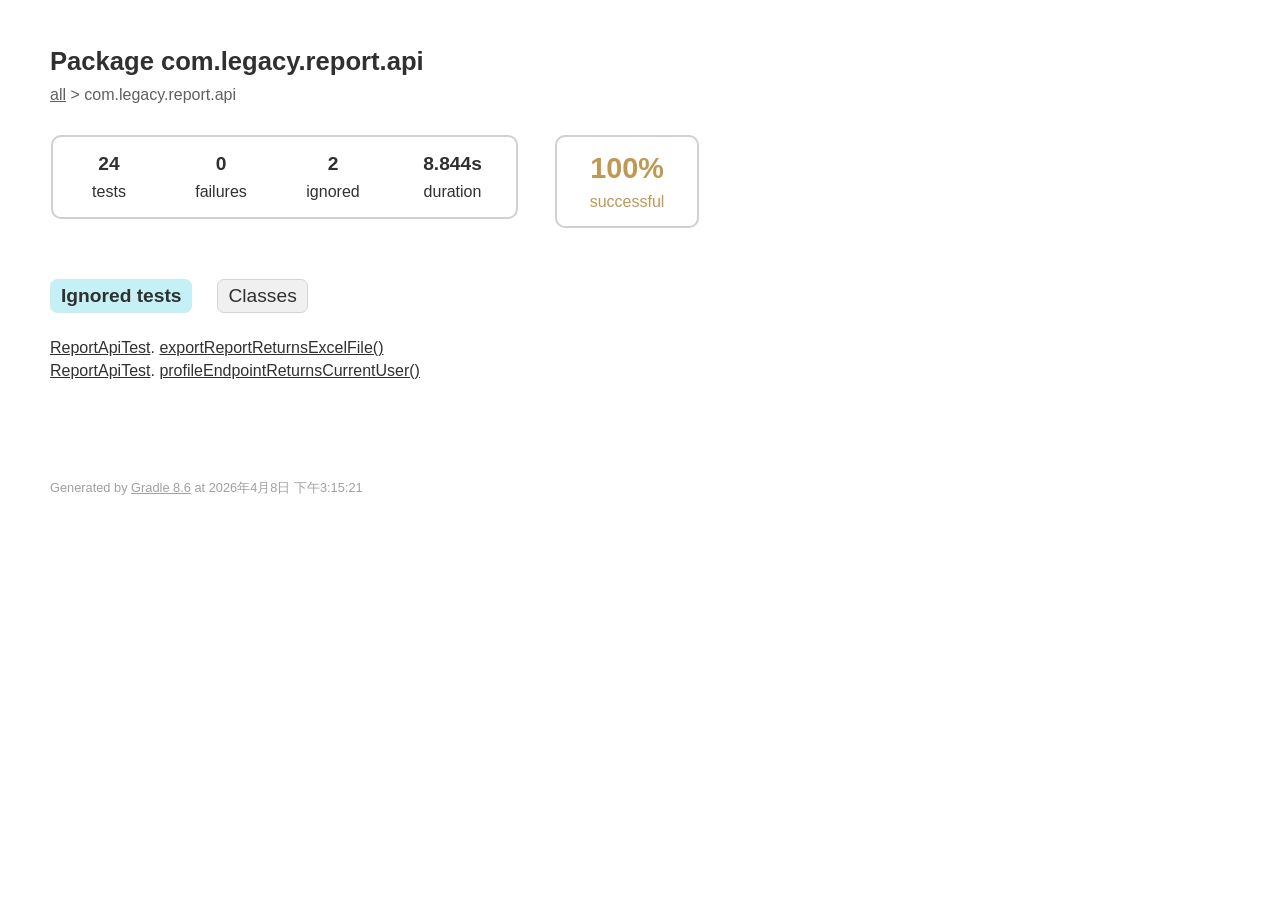
<file: backend/src/apiTest/report/html-report/packages/com.legacy.report.api.html>
<!DOCTYPE html>
<html>
<head>
<meta http-equiv="Content-Type" content="text/html; charset=utf-8"/>
<meta http-equiv="x-ua-compatible" content="IE=edge"/>
<title>Test results - Package com.legacy.report.api</title>
<link href="../css/base-style.css" rel="stylesheet" type="text/css"/>
<link href="../css/style.css" rel="stylesheet" type="text/css"/>
<script src="../js/report.js" type="text/javascript"></script>
</head>
<body>
<div id="content">
<h1>Package com.legacy.report.api</h1>
<div class="breadcrumbs">
<a href="../index.html">all</a> &gt; com.legacy.report.api</div>
<div id="summary">
<table>
<tr>
<td>
<div class="summaryGroup">
<table>
<tr>
<td>
<div class="infoBox" id="tests">
<div class="counter">24</div>
<p>tests</p>
</div>
</td>
<td>
<div class="infoBox" id="failures">
<div class="counter">0</div>
<p>failures</p>
</div>
</td>
<td>
<div class="infoBox" id="ignored">
<div class="counter">2</div>
<p>ignored</p>
</div>
</td>
<td>
<div class="infoBox" id="duration">
<div class="counter">8.844s</div>
<p>duration</p>
</div>
</td>
</tr>
</table>
</div>
</td>
<td>
<div class="infoBox skipped" id="successRate">
<div class="percent">100%</div>
<p>successful</p>
</div>
</td>
</tr>
</table>
</div>
<div id="tabs">
<ul class="tabLinks">
<li>
<a href="#tab0">Ignored tests</a>
</li>
<li>
<a href="#tab1">Classes</a>
</li>
</ul>
<div id="tab0" class="tab">
<h2>Ignored tests</h2>
<ul class="linkList">
<li>
<a href="../classes/com.legacy.report.api.ReportApiTest.html">ReportApiTest</a>.
<a href="../classes/com.legacy.report.api.ReportApiTest.html#exportReportReturnsExcelFile()">exportReportReturnsExcelFile()</a>
</li>
<li>
<a href="../classes/com.legacy.report.api.ReportApiTest.html">ReportApiTest</a>.
<a href="../classes/com.legacy.report.api.ReportApiTest.html#profileEndpointReturnsCurrentUser()">profileEndpointReturnsCurrentUser()</a>
</li>
</ul>
</div>
<div id="tab1" class="tab">
<h2>Classes</h2>
<table>
<thead>
<tr>
<th>Class</th>
<th>Tests</th>
<th>Failures</th>
<th>Ignored</th>
<th>Duration</th>
<th>Success rate</th>
</tr>
</thead>
<tr>
<td class="skipped">
<a href="../classes/com.legacy.report.api.ReportApiTest.html">ReportApiTest</a>
</td>
<td>24</td>
<td>0</td>
<td>2</td>
<td>8.844s</td>
<td class="skipped">100%</td>
</tr>
</table>
</div>
</div>
<div id="footer">
<p>
<div>
<label class="hidden" id="label-for-line-wrapping-toggle" for="line-wrapping-toggle">Wrap lines
<input id="line-wrapping-toggle" type="checkbox" autocomplete="off"/>
</label>
</div>Generated by 
<a href="http://www.gradle.org">Gradle 8.6</a> at 2026年4月8日 下午3:15:21</p>
</div>
</div>
</body>
</html>
</file>
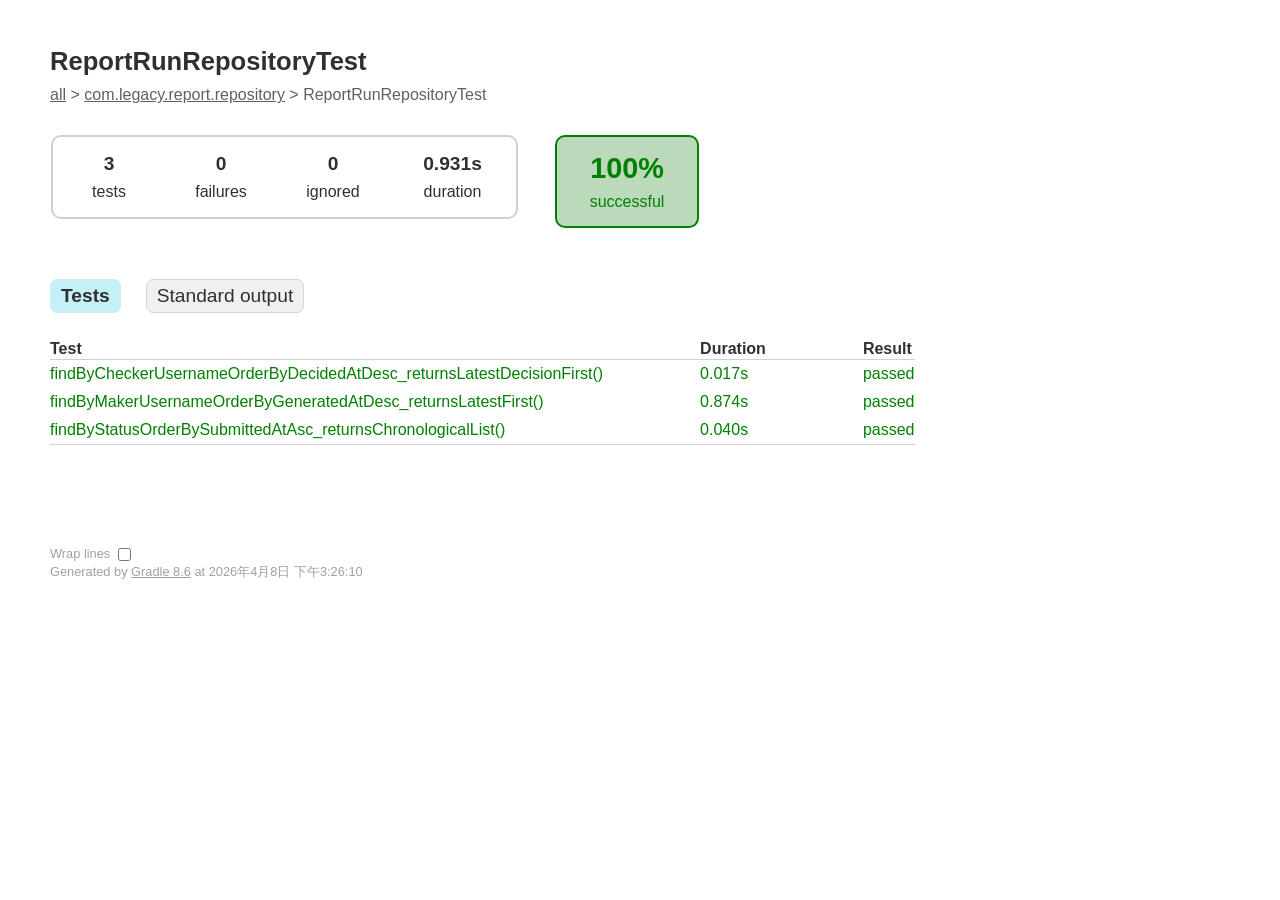
<file: backend/src/test/report/html-report/classes/com.legacy.report.repository.ReportRunRepositoryTest.html>
<!DOCTYPE html>
<html>
<head>
<meta http-equiv="Content-Type" content="text/html; charset=utf-8"/>
<meta http-equiv="x-ua-compatible" content="IE=edge"/>
<title>Test results - ReportRunRepositoryTest</title>
<link href="../css/base-style.css" rel="stylesheet" type="text/css"/>
<link href="../css/style.css" rel="stylesheet" type="text/css"/>
<script src="../js/report.js" type="text/javascript"></script>
</head>
<body>
<div id="content">
<h1>ReportRunRepositoryTest</h1>
<div class="breadcrumbs">
<a href="../index.html">all</a> &gt; 
<a href="../packages/com.legacy.report.repository.html">com.legacy.report.repository</a> &gt; ReportRunRepositoryTest</div>
<div id="summary">
<table>
<tr>
<td>
<div class="summaryGroup">
<table>
<tr>
<td>
<div class="infoBox" id="tests">
<div class="counter">3</div>
<p>tests</p>
</div>
</td>
<td>
<div class="infoBox" id="failures">
<div class="counter">0</div>
<p>failures</p>
</div>
</td>
<td>
<div class="infoBox" id="ignored">
<div class="counter">0</div>
<p>ignored</p>
</div>
</td>
<td>
<div class="infoBox" id="duration">
<div class="counter">0.931s</div>
<p>duration</p>
</div>
</td>
</tr>
</table>
</div>
</td>
<td>
<div class="infoBox success" id="successRate">
<div class="percent">100%</div>
<p>successful</p>
</div>
</td>
</tr>
</table>
</div>
<div id="tabs">
<ul class="tabLinks">
<li>
<a href="#tab0">Tests</a>
</li>
<li>
<a href="#tab1">Standard output</a>
</li>
</ul>
<div id="tab0" class="tab">
<h2>Tests</h2>
<table>
<thead>
<tr>
<th>Test</th>
<th>Duration</th>
<th>Result</th>
</tr>
</thead>
<tr>
<td class="success">findByCheckerUsernameOrderByDecidedAtDesc_returnsLatestDecisionFirst()</td>
<td class="success">0.017s</td>
<td class="success">passed</td>
</tr>
<tr>
<td class="success">findByMakerUsernameOrderByGeneratedAtDesc_returnsLatestFirst()</td>
<td class="success">0.874s</td>
<td class="success">passed</td>
</tr>
<tr>
<td class="success">findByStatusOrderBySubmittedAtAsc_returnsChronologicalList()</td>
<td class="success">0.040s</td>
<td class="success">passed</td>
</tr>
</table>
</div>
<div id="tab1" class="tab">
<h2>Standard output</h2>
<span class="code">
<pre>15:26:00.680 [Test worker] INFO org.springframework.test.context.support.AnnotationConfigContextLoaderUtils -- Could not detect default configuration classes for test class [com.legacy.report.repository.ReportRunRepositoryTest]: ReportRunRepositoryTest does not declare any static, non-private, non-final, nested classes annotated with @Configuration.
15:26:00.880 [Test worker] INFO org.springframework.boot.test.context.SpringBootTestContextBootstrapper -- Found @SpringBootConfiguration com.legacy.report.ReportApplication for test class com.legacy.report.repository.ReportRunRepositoryTest

  .   ____          _            __ _ _
 /\\ / ___'_ __ _ _(_)_ __  __ _ \ \ \ \
( ( )\___ | '_ | '_| | '_ \/ _` | \ \ \ \
 \\/  ___)| |_)| | | | | || (_| |  ) ) ) )
  '  |____| .__|_| |_|_| |_\__, | / / / /
 =========|_|==============|___/=/_/_/_/
 :: Spring Boot ::                (v3.2.4)

2026-04-08T15:26:01.668+08:00  INFO 37756 --- [    Test worker] c.l.r.r.ReportRunRepositoryTest          : Starting ReportRunRepositoryTest using Java 17.0.18 with PID 37756 (started by Administrator in C:\Users\Administrator\Downloads\hackathon\hackathon-report-app-backend-test\backend)
2026-04-08T15:26:01.670+08:00  INFO 37756 --- [    Test worker] c.l.r.r.ReportRunRepositoryTest          : No active profile set, falling back to 1 default profile: &quot;default&quot;
2026-04-08T15:26:02.490+08:00  INFO 37756 --- [    Test worker] .s.d.r.c.RepositoryConfigurationDelegate : Bootstrapping Spring Data JPA repositories in DEFAULT mode.
2026-04-08T15:26:02.582+08:00  INFO 37756 --- [    Test worker] .s.d.r.c.RepositoryConfigurationDelegate : Finished Spring Data repository scanning in 80 ms. Found 3 JPA repository interfaces.
2026-04-08T15:26:02.646+08:00  INFO 37756 --- [    Test worker] beddedDataSourceBeanFactoryPostProcessor : Replacing 'dataSource' DataSource bean with embedded version
2026-04-08T15:26:02.895+08:00  INFO 37756 --- [    Test worker] o.s.j.d.e.EmbeddedDatabaseFactory        : Starting embedded database: url='jdbc:h2:mem:55932c7c-8515-4a05-9f19-889875c24a27;DB_CLOSE_DELAY=-1;DB_CLOSE_ON_EXIT=false', username='sa'
2026-04-08T15:26:03.528+08:00  INFO 37756 --- [    Test worker] o.hibernate.jpa.internal.util.LogHelper  : HHH000204: Processing PersistenceUnitInfo [name: default]
2026-04-08T15:26:03.822+08:00  INFO 37756 --- [    Test worker] org.hibernate.Version                    : HHH000412: Hibernate ORM core version 6.4.4.Final
2026-04-08T15:26:03.900+08:00  INFO 37756 --- [    Test worker] o.h.c.internal.RegionFactoryInitiator    : HHH000026: Second-level cache disabled
2026-04-08T15:26:04.307+08:00  INFO 37756 --- [    Test worker] o.s.o.j.p.SpringPersistenceUnitInfo      : No LoadTimeWeaver setup: ignoring JPA class transformer
2026-04-08T15:26:05.768+08:00  INFO 37756 --- [    Test worker] o.h.e.t.j.p.i.JtaPlatformInitiator       : HHH000489: No JTA platform available (set 'hibernate.transaction.jta.platform' to enable JTA platform integration)
Hibernate: create table report_audit_event (id bigint generated by default as identity, actor_role varchar(255), actor_username varchar(255) not null, comment clob, event_time timestamp(6) not null, event_type varchar(32) not null, report_id bigint not null, report_run_id bigint not null, primary key (id))
Hibernate: create table report_run (id bigint generated by default as identity, checker_username varchar(255), decided_at timestamp(6), generated_at timestamp(6) not null, maker_username varchar(255) not null, parameters_json clob, report_id bigint not null, report_name varchar(255) not null, result_snapshot clob, status varchar(32) not null, submitted_at timestamp(6), version bigint, primary key (id))
Hibernate: create table users (id bigint generated by default as identity, password varchar(255), role varchar(255), username varchar(255), primary key (id))
2026-04-08T15:26:05.831+08:00  INFO 37756 --- [    Test worker] j.LocalContainerEntityManagerFactoryBean : Initialized JPA EntityManagerFactory for persistence unit 'default'
2026-04-08T15:26:06.358+08:00  INFO 37756 --- [    Test worker] c.l.r.r.ReportRunRepositoryTest          : Started ReportRunRepositoryTest in 5.338 seconds (process running for 7.289)
Hibernate: insert into report_run (checker_username,decided_at,generated_at,maker_username,parameters_json,report_id,report_name,result_snapshot,status,submitted_at,version,id) values (?,?,?,?,?,?,?,?,?,?,?,default)
Hibernate: insert into report_run (checker_username,decided_at,generated_at,maker_username,parameters_json,report_id,report_name,result_snapshot,status,submitted_at,version,id) values (?,?,?,?,?,?,?,?,?,?,?,default)
Hibernate: select rr1_0.id,rr1_0.checker_username,rr1_0.decided_at,rr1_0.generated_at,rr1_0.maker_username,rr1_0.parameters_json,rr1_0.report_id,rr1_0.report_name,rr1_0.result_snapshot,rr1_0.status,rr1_0.submitted_at,rr1_0.version from report_run rr1_0 where rr1_0.maker_username=? order by rr1_0.generated_at desc
Hibernate: insert into report_run (checker_username,decided_at,generated_at,maker_username,parameters_json,report_id,report_name,result_snapshot,status,submitted_at,version,id) values (?,?,?,?,?,?,?,?,?,?,?,default)
Hibernate: insert into report_run (checker_username,decided_at,generated_at,maker_username,parameters_json,report_id,report_name,result_snapshot,status,submitted_at,version,id) values (?,?,?,?,?,?,?,?,?,?,?,default)
Hibernate: update report_run set checker_username=?,decided_at=?,generated_at=?,maker_username=?,parameters_json=?,report_id=?,report_name=?,result_snapshot=?,status=?,submitted_at=?,version=? where id=? and version=?
Hibernate: update report_run set checker_username=?,decided_at=?,generated_at=?,maker_username=?,parameters_json=?,report_id=?,report_name=?,result_snapshot=?,status=?,submitted_at=?,version=? where id=? and version=?
Hibernate: select rr1_0.id,rr1_0.checker_username,rr1_0.decided_at,rr1_0.generated_at,rr1_0.maker_username,rr1_0.parameters_json,rr1_0.report_id,rr1_0.report_name,rr1_0.result_snapshot,rr1_0.status,rr1_0.submitted_at,rr1_0.version from report_run rr1_0 where rr1_0.status=? order by rr1_0.submitted_at
Hibernate: insert into report_run (checker_username,decided_at,generated_at,maker_username,parameters_json,report_id,report_name,result_snapshot,status,submitted_at,version,id) values (?,?,?,?,?,?,?,?,?,?,?,default)
Hibernate: insert into report_run (checker_username,decided_at,generated_at,maker_username,parameters_json,report_id,report_name,result_snapshot,status,submitted_at,version,id) values (?,?,?,?,?,?,?,?,?,?,?,default)
Hibernate: update report_run set checker_username=?,decided_at=?,generated_at=?,maker_username=?,parameters_json=?,report_id=?,report_name=?,result_snapshot=?,status=?,submitted_at=?,version=? where id=? and version=?
Hibernate: update report_run set checker_username=?,decided_at=?,generated_at=?,maker_username=?,parameters_json=?,report_id=?,report_name=?,result_snapshot=?,status=?,submitted_at=?,version=? where id=? and version=?
Hibernate: select rr1_0.id,rr1_0.checker_username,rr1_0.decided_at,rr1_0.generated_at,rr1_0.maker_username,rr1_0.parameters_json,rr1_0.report_id,rr1_0.report_name,rr1_0.result_snapshot,rr1_0.status,rr1_0.submitted_at,rr1_0.version from report_run rr1_0 where rr1_0.checker_username=? order by rr1_0.decided_at desc
</pre>
</span>
</div>
</div>
<div id="footer">
<p>
<div>
<label class="hidden" id="label-for-line-wrapping-toggle" for="line-wrapping-toggle">Wrap lines
<input id="line-wrapping-toggle" type="checkbox" autocomplete="off"/>
</label>
</div>Generated by 
<a href="http://www.gradle.org">Gradle 8.6</a> at 2026年4月8日 下午3:26:10</p>
</div>
</div>
</body>
</html>
</file>
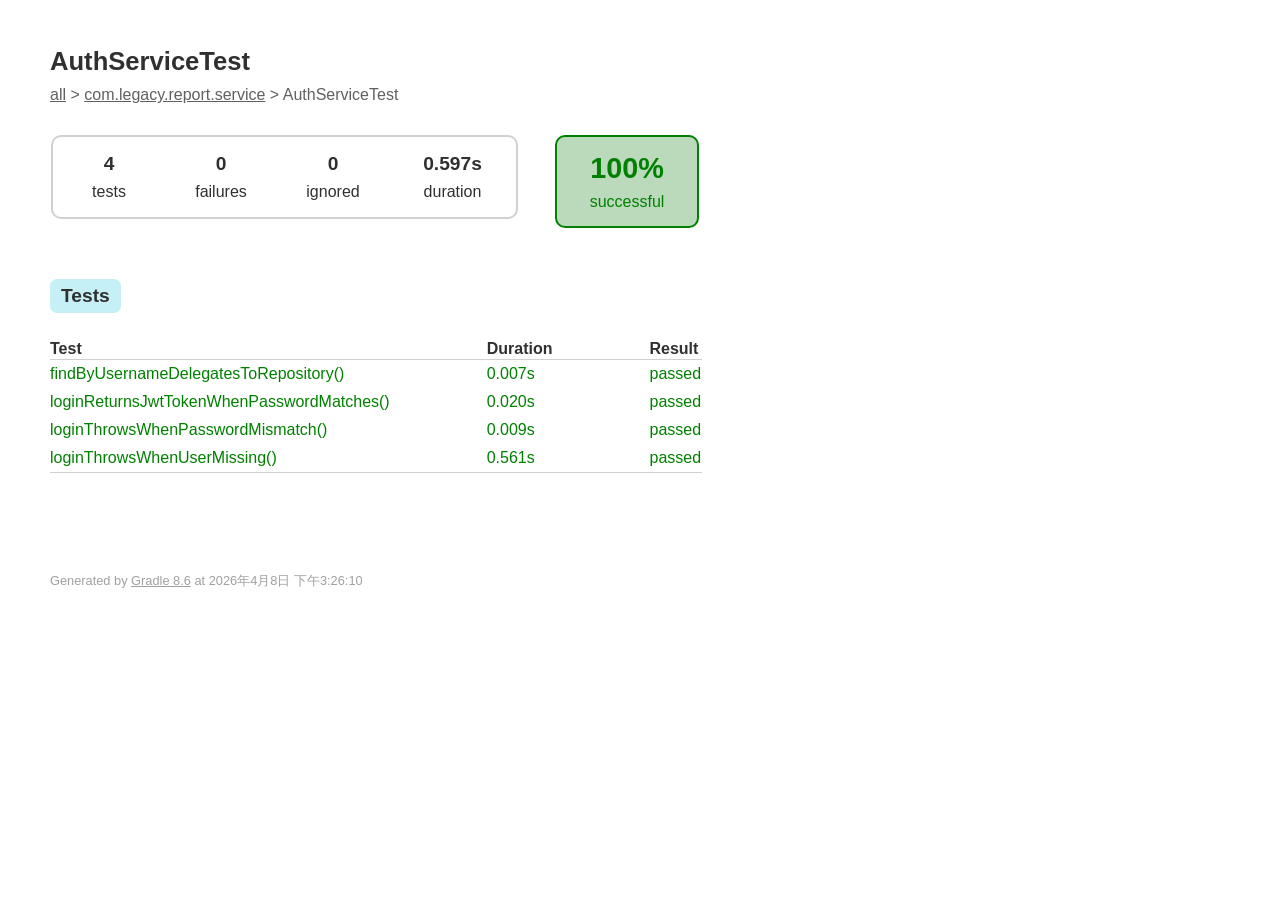
<file: backend/src/test/report/html-report/classes/com.legacy.report.service.AuthServiceTest.html>
<!DOCTYPE html>
<html>
<head>
<meta http-equiv="Content-Type" content="text/html; charset=utf-8"/>
<meta http-equiv="x-ua-compatible" content="IE=edge"/>
<title>Test results - AuthServiceTest</title>
<link href="../css/base-style.css" rel="stylesheet" type="text/css"/>
<link href="../css/style.css" rel="stylesheet" type="text/css"/>
<script src="../js/report.js" type="text/javascript"></script>
</head>
<body>
<div id="content">
<h1>AuthServiceTest</h1>
<div class="breadcrumbs">
<a href="../index.html">all</a> &gt; 
<a href="../packages/com.legacy.report.service.html">com.legacy.report.service</a> &gt; AuthServiceTest</div>
<div id="summary">
<table>
<tr>
<td>
<div class="summaryGroup">
<table>
<tr>
<td>
<div class="infoBox" id="tests">
<div class="counter">4</div>
<p>tests</p>
</div>
</td>
<td>
<div class="infoBox" id="failures">
<div class="counter">0</div>
<p>failures</p>
</div>
</td>
<td>
<div class="infoBox" id="ignored">
<div class="counter">0</div>
<p>ignored</p>
</div>
</td>
<td>
<div class="infoBox" id="duration">
<div class="counter">0.597s</div>
<p>duration</p>
</div>
</td>
</tr>
</table>
</div>
</td>
<td>
<div class="infoBox success" id="successRate">
<div class="percent">100%</div>
<p>successful</p>
</div>
</td>
</tr>
</table>
</div>
<div id="tabs">
<ul class="tabLinks">
<li>
<a href="#tab0">Tests</a>
</li>
</ul>
<div id="tab0" class="tab">
<h2>Tests</h2>
<table>
<thead>
<tr>
<th>Test</th>
<th>Duration</th>
<th>Result</th>
</tr>
</thead>
<tr>
<td class="success">findByUsernameDelegatesToRepository()</td>
<td class="success">0.007s</td>
<td class="success">passed</td>
</tr>
<tr>
<td class="success">loginReturnsJwtTokenWhenPasswordMatches()</td>
<td class="success">0.020s</td>
<td class="success">passed</td>
</tr>
<tr>
<td class="success">loginThrowsWhenPasswordMismatch()</td>
<td class="success">0.009s</td>
<td class="success">passed</td>
</tr>
<tr>
<td class="success">loginThrowsWhenUserMissing()</td>
<td class="success">0.561s</td>
<td class="success">passed</td>
</tr>
</table>
</div>
</div>
<div id="footer">
<p>
<div>
<label class="hidden" id="label-for-line-wrapping-toggle" for="line-wrapping-toggle">Wrap lines
<input id="line-wrapping-toggle" type="checkbox" autocomplete="off"/>
</label>
</div>Generated by 
<a href="http://www.gradle.org">Gradle 8.6</a> at 2026年4月8日 下午3:26:10</p>
</div>
</div>
</body>
</html>
</file>
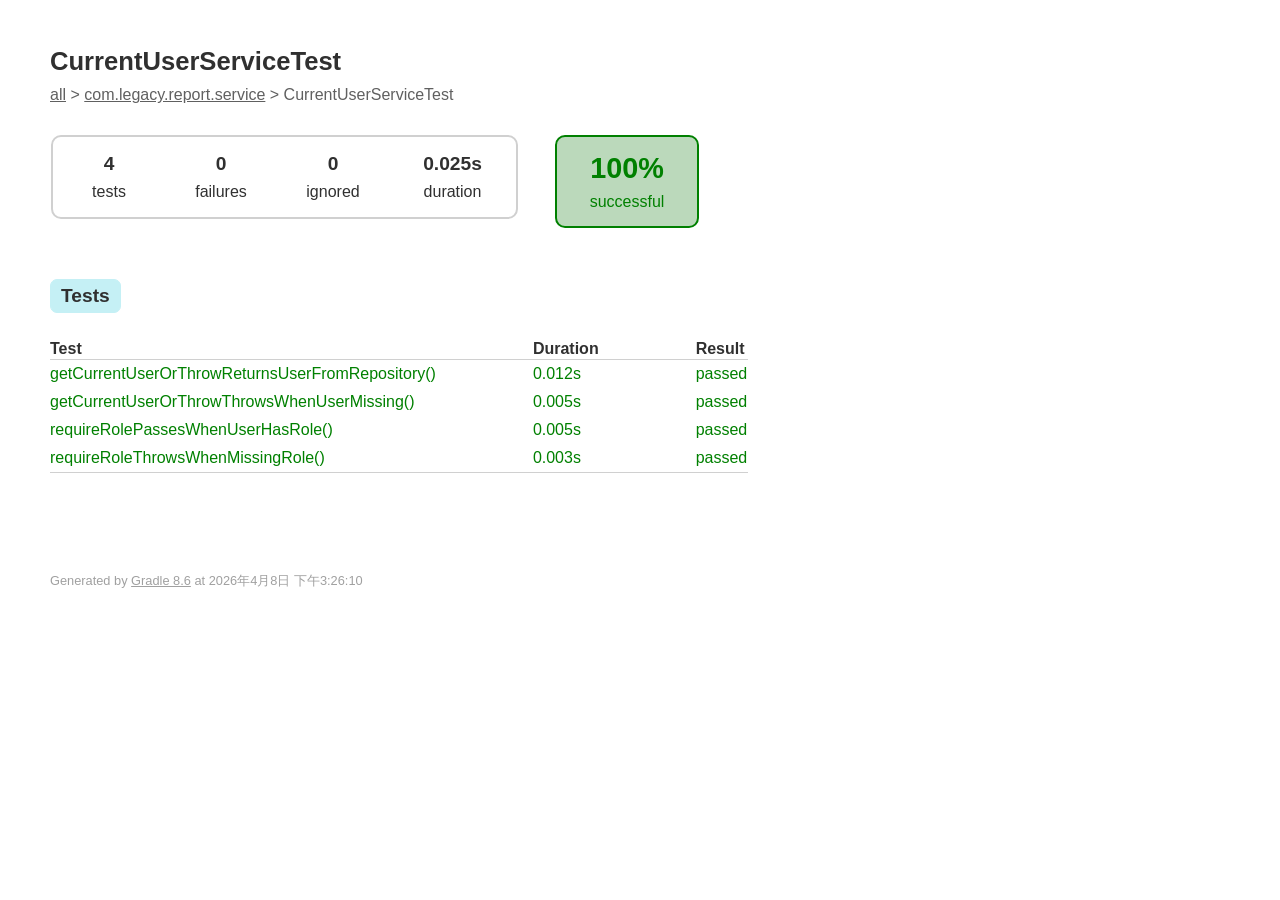
<file: backend/src/test/report/html-report/classes/com.legacy.report.service.CurrentUserServiceTest.html>
<!DOCTYPE html>
<html>
<head>
<meta http-equiv="Content-Type" content="text/html; charset=utf-8"/>
<meta http-equiv="x-ua-compatible" content="IE=edge"/>
<title>Test results - CurrentUserServiceTest</title>
<link href="../css/base-style.css" rel="stylesheet" type="text/css"/>
<link href="../css/style.css" rel="stylesheet" type="text/css"/>
<script src="../js/report.js" type="text/javascript"></script>
</head>
<body>
<div id="content">
<h1>CurrentUserServiceTest</h1>
<div class="breadcrumbs">
<a href="../index.html">all</a> &gt; 
<a href="../packages/com.legacy.report.service.html">com.legacy.report.service</a> &gt; CurrentUserServiceTest</div>
<div id="summary">
<table>
<tr>
<td>
<div class="summaryGroup">
<table>
<tr>
<td>
<div class="infoBox" id="tests">
<div class="counter">4</div>
<p>tests</p>
</div>
</td>
<td>
<div class="infoBox" id="failures">
<div class="counter">0</div>
<p>failures</p>
</div>
</td>
<td>
<div class="infoBox" id="ignored">
<div class="counter">0</div>
<p>ignored</p>
</div>
</td>
<td>
<div class="infoBox" id="duration">
<div class="counter">0.025s</div>
<p>duration</p>
</div>
</td>
</tr>
</table>
</div>
</td>
<td>
<div class="infoBox success" id="successRate">
<div class="percent">100%</div>
<p>successful</p>
</div>
</td>
</tr>
</table>
</div>
<div id="tabs">
<ul class="tabLinks">
<li>
<a href="#tab0">Tests</a>
</li>
</ul>
<div id="tab0" class="tab">
<h2>Tests</h2>
<table>
<thead>
<tr>
<th>Test</th>
<th>Duration</th>
<th>Result</th>
</tr>
</thead>
<tr>
<td class="success">getCurrentUserOrThrowReturnsUserFromRepository()</td>
<td class="success">0.012s</td>
<td class="success">passed</td>
</tr>
<tr>
<td class="success">getCurrentUserOrThrowThrowsWhenUserMissing()</td>
<td class="success">0.005s</td>
<td class="success">passed</td>
</tr>
<tr>
<td class="success">requireRolePassesWhenUserHasRole()</td>
<td class="success">0.005s</td>
<td class="success">passed</td>
</tr>
<tr>
<td class="success">requireRoleThrowsWhenMissingRole()</td>
<td class="success">0.003s</td>
<td class="success">passed</td>
</tr>
</table>
</div>
</div>
<div id="footer">
<p>
<div>
<label class="hidden" id="label-for-line-wrapping-toggle" for="line-wrapping-toggle">Wrap lines
<input id="line-wrapping-toggle" type="checkbox" autocomplete="off"/>
</label>
</div>Generated by 
<a href="http://www.gradle.org">Gradle 8.6</a> at 2026年4月8日 下午3:26:10</p>
</div>
</div>
</body>
</html>
</file>
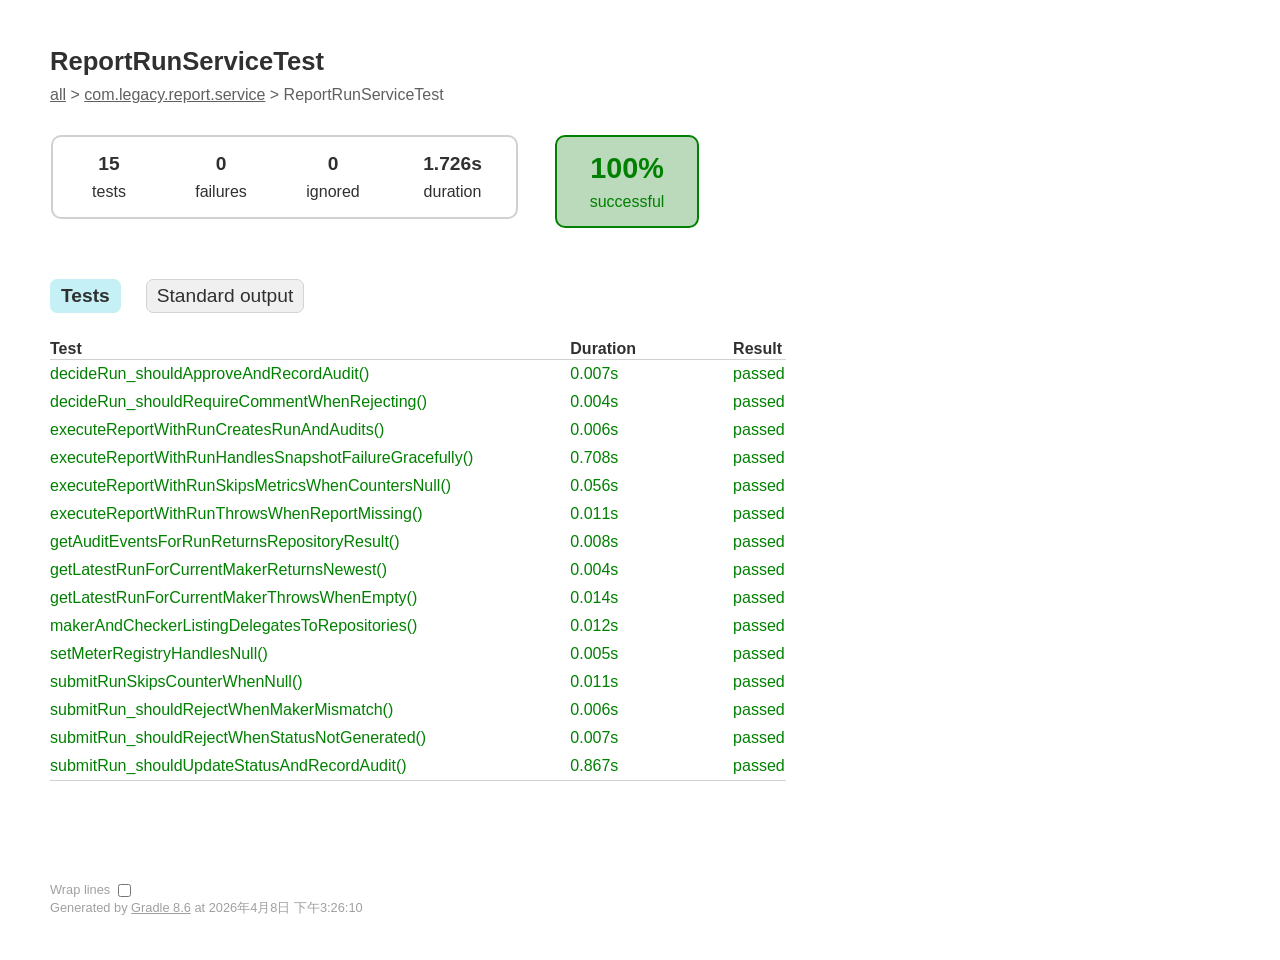
<file: backend/src/test/report/html-report/classes/com.legacy.report.service.ReportRunServiceTest.html>
<!DOCTYPE html>
<html>
<head>
<meta http-equiv="Content-Type" content="text/html; charset=utf-8"/>
<meta http-equiv="x-ua-compatible" content="IE=edge"/>
<title>Test results - ReportRunServiceTest</title>
<link href="../css/base-style.css" rel="stylesheet" type="text/css"/>
<link href="../css/style.css" rel="stylesheet" type="text/css"/>
<script src="../js/report.js" type="text/javascript"></script>
</head>
<body>
<div id="content">
<h1>ReportRunServiceTest</h1>
<div class="breadcrumbs">
<a href="../index.html">all</a> &gt; 
<a href="../packages/com.legacy.report.service.html">com.legacy.report.service</a> &gt; ReportRunServiceTest</div>
<div id="summary">
<table>
<tr>
<td>
<div class="summaryGroup">
<table>
<tr>
<td>
<div class="infoBox" id="tests">
<div class="counter">15</div>
<p>tests</p>
</div>
</td>
<td>
<div class="infoBox" id="failures">
<div class="counter">0</div>
<p>failures</p>
</div>
</td>
<td>
<div class="infoBox" id="ignored">
<div class="counter">0</div>
<p>ignored</p>
</div>
</td>
<td>
<div class="infoBox" id="duration">
<div class="counter">1.726s</div>
<p>duration</p>
</div>
</td>
</tr>
</table>
</div>
</td>
<td>
<div class="infoBox success" id="successRate">
<div class="percent">100%</div>
<p>successful</p>
</div>
</td>
</tr>
</table>
</div>
<div id="tabs">
<ul class="tabLinks">
<li>
<a href="#tab0">Tests</a>
</li>
<li>
<a href="#tab1">Standard output</a>
</li>
</ul>
<div id="tab0" class="tab">
<h2>Tests</h2>
<table>
<thead>
<tr>
<th>Test</th>
<th>Duration</th>
<th>Result</th>
</tr>
</thead>
<tr>
<td class="success">decideRun_shouldApproveAndRecordAudit()</td>
<td class="success">0.007s</td>
<td class="success">passed</td>
</tr>
<tr>
<td class="success">decideRun_shouldRequireCommentWhenRejecting()</td>
<td class="success">0.004s</td>
<td class="success">passed</td>
</tr>
<tr>
<td class="success">executeReportWithRunCreatesRunAndAudits()</td>
<td class="success">0.006s</td>
<td class="success">passed</td>
</tr>
<tr>
<td class="success">executeReportWithRunHandlesSnapshotFailureGracefully()</td>
<td class="success">0.708s</td>
<td class="success">passed</td>
</tr>
<tr>
<td class="success">executeReportWithRunSkipsMetricsWhenCountersNull()</td>
<td class="success">0.056s</td>
<td class="success">passed</td>
</tr>
<tr>
<td class="success">executeReportWithRunThrowsWhenReportMissing()</td>
<td class="success">0.011s</td>
<td class="success">passed</td>
</tr>
<tr>
<td class="success">getAuditEventsForRunReturnsRepositoryResult()</td>
<td class="success">0.008s</td>
<td class="success">passed</td>
</tr>
<tr>
<td class="success">getLatestRunForCurrentMakerReturnsNewest()</td>
<td class="success">0.004s</td>
<td class="success">passed</td>
</tr>
<tr>
<td class="success">getLatestRunForCurrentMakerThrowsWhenEmpty()</td>
<td class="success">0.014s</td>
<td class="success">passed</td>
</tr>
<tr>
<td class="success">makerAndCheckerListingDelegatesToRepositories()</td>
<td class="success">0.012s</td>
<td class="success">passed</td>
</tr>
<tr>
<td class="success">setMeterRegistryHandlesNull()</td>
<td class="success">0.005s</td>
<td class="success">passed</td>
</tr>
<tr>
<td class="success">submitRunSkipsCounterWhenNull()</td>
<td class="success">0.011s</td>
<td class="success">passed</td>
</tr>
<tr>
<td class="success">submitRun_shouldRejectWhenMakerMismatch()</td>
<td class="success">0.006s</td>
<td class="success">passed</td>
</tr>
<tr>
<td class="success">submitRun_shouldRejectWhenStatusNotGenerated()</td>
<td class="success">0.007s</td>
<td class="success">passed</td>
</tr>
<tr>
<td class="success">submitRun_shouldUpdateStatusAndRecordAudit()</td>
<td class="success">0.867s</td>
<td class="success">passed</td>
</tr>
</table>
</div>
<div id="tab1" class="tab">
<h2>Standard output</h2>
<span class="code">
<pre>2026-04-08T15:26:08.868+08:00  INFO 37756 --- [    Test worker] c.l.report.service.ReportRunService      : event=report_run_submit_success runId=3001 reportId=2001 maker=maker_fixture
2026-04-08T15:26:08.950+08:00  INFO 37756 --- [    Test worker] c.l.report.service.ReportRunService      : event=report_run_submit_success runId=3001 reportId=2001 maker=maker_fixture
2026-04-08T15:26:08.960+08:00  INFO 37756 --- [    Test worker] c.l.report.service.ReportRunService      : event=report_run_execute_start reportId=2 maker=maker_fixture
2026-04-08T15:26:09.008+08:00  INFO 37756 --- [    Test worker] c.l.report.service.ReportRunService      : event=report_run_execute_success runId=null reportId=2 maker=maker_fixture
2026-04-08T15:26:09.727+08:00  INFO 37756 --- [    Test worker] c.l.report.service.ReportRunService      : event=report_run_execute_start reportId=1 maker=maker_fixture
2026-04-08T15:26:09.728+08:00  INFO 37756 --- [    Test worker] c.l.report.service.ReportRunService      : event=report_run_execute_success runId=100 reportId=1 maker=maker_fixture
2026-04-08T15:26:09.749+08:00  INFO 37756 --- [    Test worker] c.l.report.service.ReportRunService      : event=report_run_decision_success runId=3002 reportId=2001 checker=checker_fixture decision=Approved commentPresent=true
2026-04-08T15:26:09.760+08:00  INFO 37756 --- [    Test worker] c.l.report.service.ReportRunService      : event=report_run_execute_start reportId=1 maker=maker_fixture
2026-04-08T15:26:09.762+08:00  INFO 37756 --- [    Test worker] c.l.report.service.ReportRunService      : event=report_run_execute_success runId=99 reportId=1 maker=maker_fixture
</pre>
</span>
</div>
</div>
<div id="footer">
<p>
<div>
<label class="hidden" id="label-for-line-wrapping-toggle" for="line-wrapping-toggle">Wrap lines
<input id="line-wrapping-toggle" type="checkbox" autocomplete="off"/>
</label>
</div>Generated by 
<a href="http://www.gradle.org">Gradle 8.6</a> at 2026年4月8日 下午3:26:10</p>
</div>
</div>
</body>
</html>
</file>
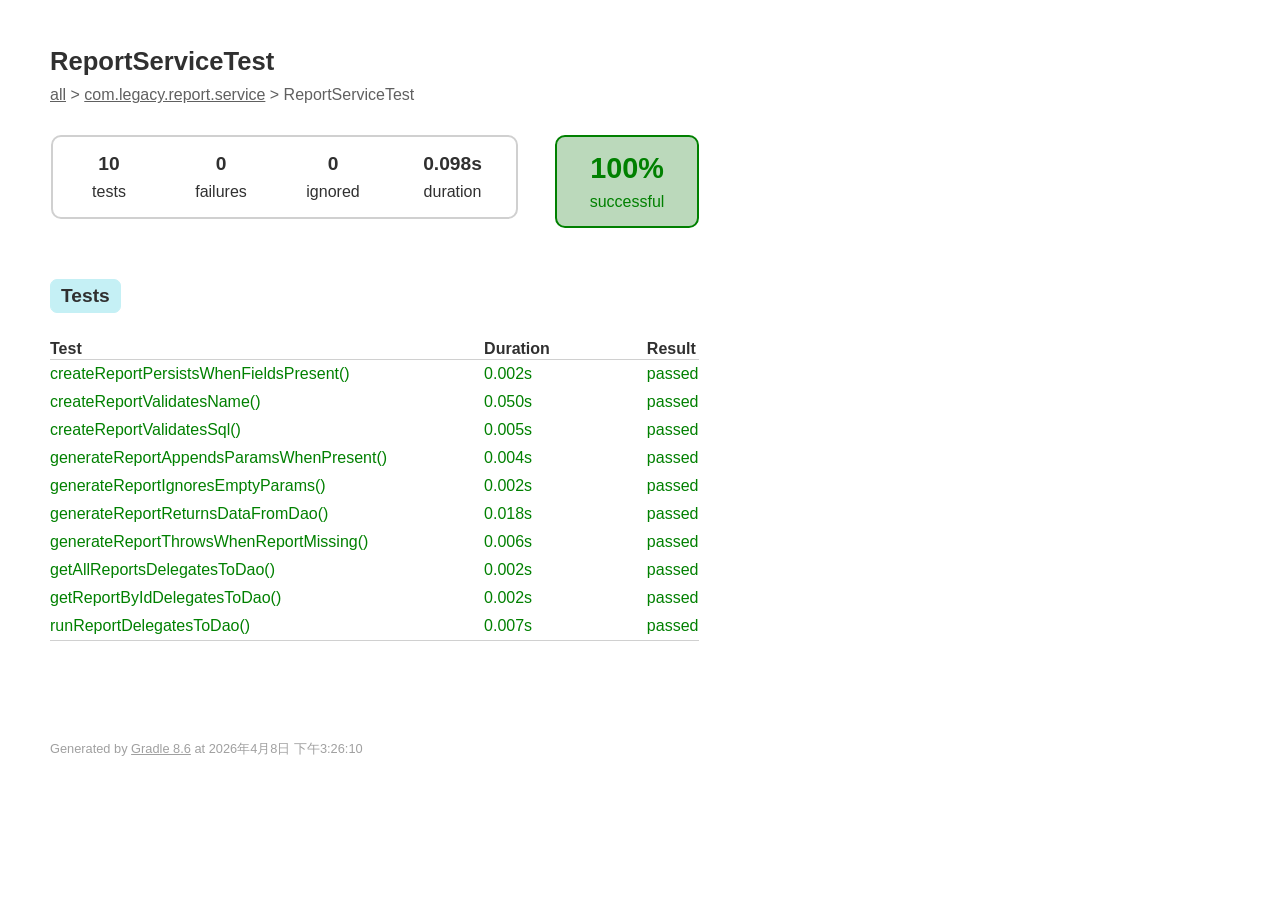
<file: backend/src/test/report/html-report/classes/com.legacy.report.service.ReportServiceTest.html>
<!DOCTYPE html>
<html>
<head>
<meta http-equiv="Content-Type" content="text/html; charset=utf-8"/>
<meta http-equiv="x-ua-compatible" content="IE=edge"/>
<title>Test results - ReportServiceTest</title>
<link href="../css/base-style.css" rel="stylesheet" type="text/css"/>
<link href="../css/style.css" rel="stylesheet" type="text/css"/>
<script src="../js/report.js" type="text/javascript"></script>
</head>
<body>
<div id="content">
<h1>ReportServiceTest</h1>
<div class="breadcrumbs">
<a href="../index.html">all</a> &gt; 
<a href="../packages/com.legacy.report.service.html">com.legacy.report.service</a> &gt; ReportServiceTest</div>
<div id="summary">
<table>
<tr>
<td>
<div class="summaryGroup">
<table>
<tr>
<td>
<div class="infoBox" id="tests">
<div class="counter">10</div>
<p>tests</p>
</div>
</td>
<td>
<div class="infoBox" id="failures">
<div class="counter">0</div>
<p>failures</p>
</div>
</td>
<td>
<div class="infoBox" id="ignored">
<div class="counter">0</div>
<p>ignored</p>
</div>
</td>
<td>
<div class="infoBox" id="duration">
<div class="counter">0.098s</div>
<p>duration</p>
</div>
</td>
</tr>
</table>
</div>
</td>
<td>
<div class="infoBox success" id="successRate">
<div class="percent">100%</div>
<p>successful</p>
</div>
</td>
</tr>
</table>
</div>
<div id="tabs">
<ul class="tabLinks">
<li>
<a href="#tab0">Tests</a>
</li>
</ul>
<div id="tab0" class="tab">
<h2>Tests</h2>
<table>
<thead>
<tr>
<th>Test</th>
<th>Duration</th>
<th>Result</th>
</tr>
</thead>
<tr>
<td class="success">createReportPersistsWhenFieldsPresent()</td>
<td class="success">0.002s</td>
<td class="success">passed</td>
</tr>
<tr>
<td class="success">createReportValidatesName()</td>
<td class="success">0.050s</td>
<td class="success">passed</td>
</tr>
<tr>
<td class="success">createReportValidatesSql()</td>
<td class="success">0.005s</td>
<td class="success">passed</td>
</tr>
<tr>
<td class="success">generateReportAppendsParamsWhenPresent()</td>
<td class="success">0.004s</td>
<td class="success">passed</td>
</tr>
<tr>
<td class="success">generateReportIgnoresEmptyParams()</td>
<td class="success">0.002s</td>
<td class="success">passed</td>
</tr>
<tr>
<td class="success">generateReportReturnsDataFromDao()</td>
<td class="success">0.018s</td>
<td class="success">passed</td>
</tr>
<tr>
<td class="success">generateReportThrowsWhenReportMissing()</td>
<td class="success">0.006s</td>
<td class="success">passed</td>
</tr>
<tr>
<td class="success">getAllReportsDelegatesToDao()</td>
<td class="success">0.002s</td>
<td class="success">passed</td>
</tr>
<tr>
<td class="success">getReportByIdDelegatesToDao()</td>
<td class="success">0.002s</td>
<td class="success">passed</td>
</tr>
<tr>
<td class="success">runReportDelegatesToDao()</td>
<td class="success">0.007s</td>
<td class="success">passed</td>
</tr>
</table>
</div>
</div>
<div id="footer">
<p>
<div>
<label class="hidden" id="label-for-line-wrapping-toggle" for="line-wrapping-toggle">Wrap lines
<input id="line-wrapping-toggle" type="checkbox" autocomplete="off"/>
</label>
</div>Generated by 
<a href="http://www.gradle.org">Gradle 8.6</a> at 2026年4月8日 下午3:26:10</p>
</div>
</div>
</body>
</html>
</file>
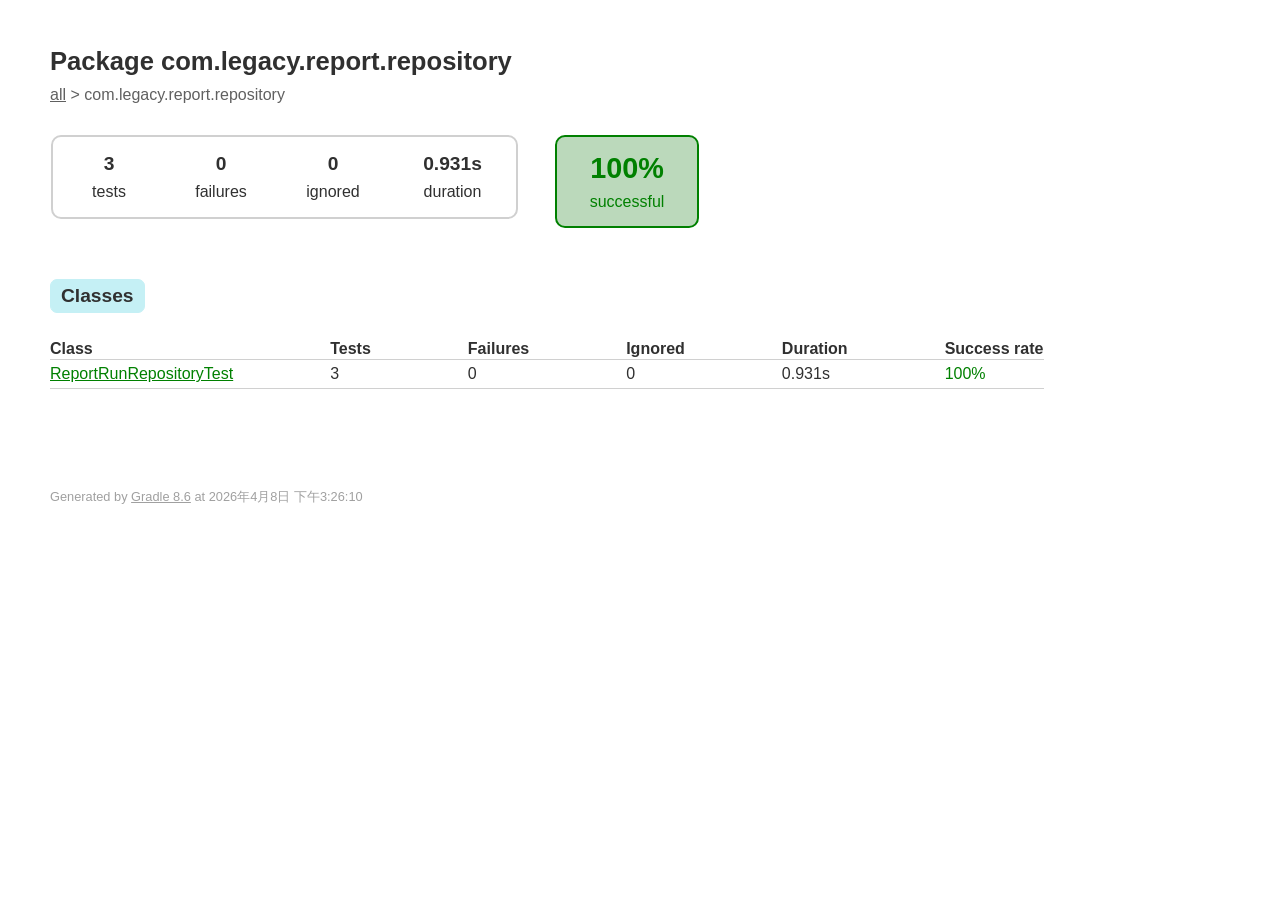
<file: backend/src/test/report/html-report/packages/com.legacy.report.repository.html>
<!DOCTYPE html>
<html>
<head>
<meta http-equiv="Content-Type" content="text/html; charset=utf-8"/>
<meta http-equiv="x-ua-compatible" content="IE=edge"/>
<title>Test results - Package com.legacy.report.repository</title>
<link href="../css/base-style.css" rel="stylesheet" type="text/css"/>
<link href="../css/style.css" rel="stylesheet" type="text/css"/>
<script src="../js/report.js" type="text/javascript"></script>
</head>
<body>
<div id="content">
<h1>Package com.legacy.report.repository</h1>
<div class="breadcrumbs">
<a href="../index.html">all</a> &gt; com.legacy.report.repository</div>
<div id="summary">
<table>
<tr>
<td>
<div class="summaryGroup">
<table>
<tr>
<td>
<div class="infoBox" id="tests">
<div class="counter">3</div>
<p>tests</p>
</div>
</td>
<td>
<div class="infoBox" id="failures">
<div class="counter">0</div>
<p>failures</p>
</div>
</td>
<td>
<div class="infoBox" id="ignored">
<div class="counter">0</div>
<p>ignored</p>
</div>
</td>
<td>
<div class="infoBox" id="duration">
<div class="counter">0.931s</div>
<p>duration</p>
</div>
</td>
</tr>
</table>
</div>
</td>
<td>
<div class="infoBox success" id="successRate">
<div class="percent">100%</div>
<p>successful</p>
</div>
</td>
</tr>
</table>
</div>
<div id="tabs">
<ul class="tabLinks">
<li>
<a href="#tab0">Classes</a>
</li>
</ul>
<div id="tab0" class="tab">
<h2>Classes</h2>
<table>
<thead>
<tr>
<th>Class</th>
<th>Tests</th>
<th>Failures</th>
<th>Ignored</th>
<th>Duration</th>
<th>Success rate</th>
</tr>
</thead>
<tr>
<td class="success">
<a href="../classes/com.legacy.report.repository.ReportRunRepositoryTest.html">ReportRunRepositoryTest</a>
</td>
<td>3</td>
<td>0</td>
<td>0</td>
<td>0.931s</td>
<td class="success">100%</td>
</tr>
</table>
</div>
</div>
<div id="footer">
<p>
<div>
<label class="hidden" id="label-for-line-wrapping-toggle" for="line-wrapping-toggle">Wrap lines
<input id="line-wrapping-toggle" type="checkbox" autocomplete="off"/>
</label>
</div>Generated by 
<a href="http://www.gradle.org">Gradle 8.6</a> at 2026年4月8日 下午3:26:10</p>
</div>
</div>
</body>
</html>
</file>
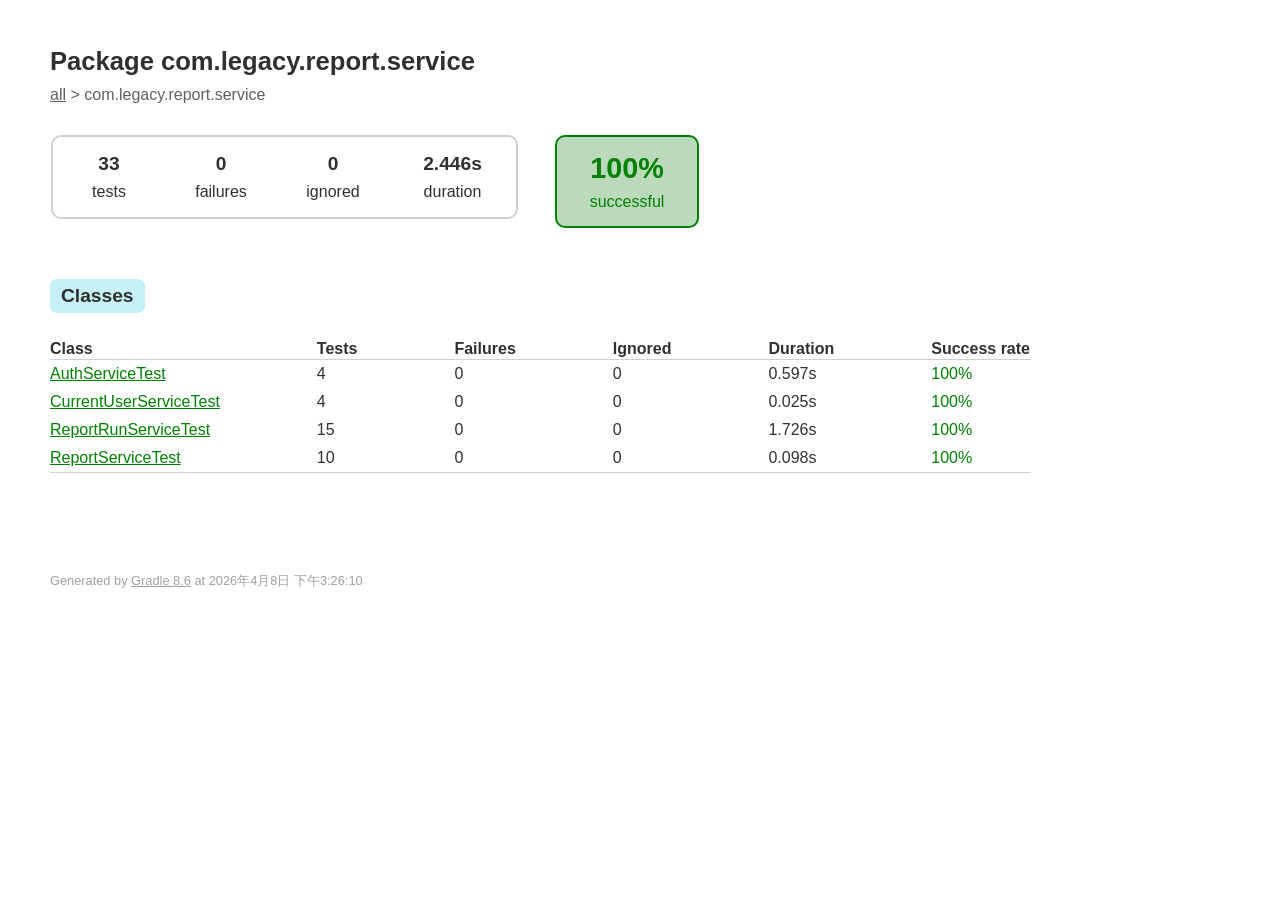
<file: backend/src/test/report/html-report/packages/com.legacy.report.service.html>
<!DOCTYPE html>
<html>
<head>
<meta http-equiv="Content-Type" content="text/html; charset=utf-8"/>
<meta http-equiv="x-ua-compatible" content="IE=edge"/>
<title>Test results - Package com.legacy.report.service</title>
<link href="../css/base-style.css" rel="stylesheet" type="text/css"/>
<link href="../css/style.css" rel="stylesheet" type="text/css"/>
<script src="../js/report.js" type="text/javascript"></script>
</head>
<body>
<div id="content">
<h1>Package com.legacy.report.service</h1>
<div class="breadcrumbs">
<a href="../index.html">all</a> &gt; com.legacy.report.service</div>
<div id="summary">
<table>
<tr>
<td>
<div class="summaryGroup">
<table>
<tr>
<td>
<div class="infoBox" id="tests">
<div class="counter">33</div>
<p>tests</p>
</div>
</td>
<td>
<div class="infoBox" id="failures">
<div class="counter">0</div>
<p>failures</p>
</div>
</td>
<td>
<div class="infoBox" id="ignored">
<div class="counter">0</div>
<p>ignored</p>
</div>
</td>
<td>
<div class="infoBox" id="duration">
<div class="counter">2.446s</div>
<p>duration</p>
</div>
</td>
</tr>
</table>
</div>
</td>
<td>
<div class="infoBox success" id="successRate">
<div class="percent">100%</div>
<p>successful</p>
</div>
</td>
</tr>
</table>
</div>
<div id="tabs">
<ul class="tabLinks">
<li>
<a href="#tab0">Classes</a>
</li>
</ul>
<div id="tab0" class="tab">
<h2>Classes</h2>
<table>
<thead>
<tr>
<th>Class</th>
<th>Tests</th>
<th>Failures</th>
<th>Ignored</th>
<th>Duration</th>
<th>Success rate</th>
</tr>
</thead>
<tr>
<td class="success">
<a href="../classes/com.legacy.report.service.AuthServiceTest.html">AuthServiceTest</a>
</td>
<td>4</td>
<td>0</td>
<td>0</td>
<td>0.597s</td>
<td class="success">100%</td>
</tr>
<tr>
<td class="success">
<a href="../classes/com.legacy.report.service.CurrentUserServiceTest.html">CurrentUserServiceTest</a>
</td>
<td>4</td>
<td>0</td>
<td>0</td>
<td>0.025s</td>
<td class="success">100%</td>
</tr>
<tr>
<td class="success">
<a href="../classes/com.legacy.report.service.ReportRunServiceTest.html">ReportRunServiceTest</a>
</td>
<td>15</td>
<td>0</td>
<td>0</td>
<td>1.726s</td>
<td class="success">100%</td>
</tr>
<tr>
<td class="success">
<a href="../classes/com.legacy.report.service.ReportServiceTest.html">ReportServiceTest</a>
</td>
<td>10</td>
<td>0</td>
<td>0</td>
<td>0.098s</td>
<td class="success">100%</td>
</tr>
</table>
</div>
</div>
<div id="footer">
<p>
<div>
<label class="hidden" id="label-for-line-wrapping-toggle" for="line-wrapping-toggle">Wrap lines
<input id="line-wrapping-toggle" type="checkbox" autocomplete="off"/>
</label>
</div>Generated by 
<a href="http://www.gradle.org">Gradle 8.6</a> at 2026年4月8日 下午3:26:10</p>
</div>
</div>
</body>
</html>
</file>
<file: backend/src/apiTest/report/html-report/css/base-style.css>
body {
    margin: 0;
    padding: 0;
    font-family: sans-serif;
    font-size: 12pt;
}

body, a, a:visited {
    color: #303030;
}

#content {
    padding-left: 50px;
    padding-right: 50px;
    padding-top: 30px;
    padding-bottom: 30px;
}

#content h1 {
    font-size: 160%;
    margin-bottom: 10px;
}

#footer {
    margin-top: 100px;
    font-size: 80%;
    white-space: nowrap;
}

#footer, #footer a {
    color: #a0a0a0;
}

#line-wrapping-toggle {
    vertical-align: middle;
}

#label-for-line-wrapping-toggle {
    vertical-align: middle;
}

ul {
    margin-left: 0;
}

h1, h2, h3 {
    white-space: nowrap;
}

h2 {
    font-size: 120%;
}

ul.tabLinks {
    padding-left: 0;
    padding-top: 10px;
    padding-bottom: 10px;
    overflow: auto;
    min-width: 800px;
    width: auto !important;
    width: 800px;
}

ul.tabLinks li {
    float: left;
    height: 100%;
    list-style: none;
    padding-left: 10px;
    padding-right: 10px;
    padding-top: 5px;
    padding-bottom: 5px;
    margin-bottom: 0;
    -moz-border-radius: 7px;
    border-radius: 7px;
    margin-right: 25px;
    border: solid 1px #d4d4d4;
    background-color: #f0f0f0;
}

ul.tabLinks li:hover {
    background-color: #fafafa;
}

ul.tabLinks li.selected {
    background-color: #c5f0f5;
    border-color: #c5f0f5;
}

ul.tabLinks a {
    font-size: 120%;
    display: block;
    outline: none;
    text-decoration: none;
    margin: 0;
    padding: 0;
}

ul.tabLinks li h2 {
    margin: 0;
    padding: 0;
}

div.tab {
}

div.selected {
    display: block;
}

div.deselected {
    display: none;
}

div.tab table {
    min-width: 350px;
    width: auto !important;
    width: 350px;
    border-collapse: collapse;
}

div.tab th, div.tab table {
    border-bottom: solid #d0d0d0 1px;
}

div.tab th {
    text-align: left;
    white-space: nowrap;
    padding-left: 6em;
}

div.tab th:first-child {
    padding-left: 0;
}

div.tab td {
    white-space: nowrap;
    padding-left: 6em;
    padding-top: 5px;
    padding-bottom: 5px;
}

div.tab td:first-child {
    padding-left: 0;
}

div.tab td.numeric, div.tab th.numeric {
    text-align: right;
}

span.code {
    display: inline-block;
    margin-top: 0em;
    margin-bottom: 1em;
}

span.code pre {
    font-size: 11pt;
    padding-top: 10px;
    padding-bottom: 10px;
    padding-left: 10px;
    padding-right: 10px;
    margin: 0;
    background-color: #f7f7f7;
    border: solid 1px #d0d0d0;
    min-width: 700px;
    width: auto !important;
    width: 700px;
}

span.wrapped pre {
    word-wrap: break-word;
    white-space: pre-wrap;
    word-break: break-all;
}

label.hidden {
    display: none;
}
</file>
<file: backend/src/apiTest/report/html-report/css/style.css>
#summary {
    margin-top: 30px;
    margin-bottom: 40px;
}

#summary table {
    border-collapse: collapse;
}

#summary td {
    vertical-align: top;
}

.breadcrumbs, .breadcrumbs a {
    color: #606060;
}

.infoBox {
    width: 110px;
    padding-top: 15px;
    padding-bottom: 15px;
    text-align: center;
}

.infoBox p {
    margin: 0;
}

.counter, .percent {
    font-size: 120%;
    font-weight: bold;
    margin-bottom: 8px;
}

#duration {
    width: 125px;
}

#successRate, .summaryGroup {
    border: solid 2px #d0d0d0;
    -moz-border-radius: 10px;
    border-radius: 10px;
}

#successRate {
    width: 140px;
    margin-left: 35px;
}

#successRate .percent {
    font-size: 180%;
}

.success, .success a {
    color: #008000;
}

div.success, #successRate.success {
    background-color: #bbd9bb;
    border-color: #008000;
}

.failures, .failures a {
    color: #b60808;
}

.skipped, .skipped a {
    color: #c09853;
}

div.failures, #successRate.failures {
    background-color: #ecdada;
    border-color: #b60808;
}

ul.linkList {
    padding-left: 0;
}

ul.linkList li {
    list-style: none;
    margin-bottom: 5px;
}
</file>
<file: backend/src/test/report/html-report/css/base-style.css>
body {
    margin: 0;
    padding: 0;
    font-family: sans-serif;
    font-size: 12pt;
}

body, a, a:visited {
    color: #303030;
}

#content {
    padding-left: 50px;
    padding-right: 50px;
    padding-top: 30px;
    padding-bottom: 30px;
}

#content h1 {
    font-size: 160%;
    margin-bottom: 10px;
}

#footer {
    margin-top: 100px;
    font-size: 80%;
    white-space: nowrap;
}

#footer, #footer a {
    color: #a0a0a0;
}

#line-wrapping-toggle {
    vertical-align: middle;
}

#label-for-line-wrapping-toggle {
    vertical-align: middle;
}

ul {
    margin-left: 0;
}

h1, h2, h3 {
    white-space: nowrap;
}

h2 {
    font-size: 120%;
}

ul.tabLinks {
    padding-left: 0;
    padding-top: 10px;
    padding-bottom: 10px;
    overflow: auto;
    min-width: 800px;
    width: auto !important;
    width: 800px;
}

ul.tabLinks li {
    float: left;
    height: 100%;
    list-style: none;
    padding-left: 10px;
    padding-right: 10px;
    padding-top: 5px;
    padding-bottom: 5px;
    margin-bottom: 0;
    -moz-border-radius: 7px;
    border-radius: 7px;
    margin-right: 25px;
    border: solid 1px #d4d4d4;
    background-color: #f0f0f0;
}

ul.tabLinks li:hover {
    background-color: #fafafa;
}

ul.tabLinks li.selected {
    background-color: #c5f0f5;
    border-color: #c5f0f5;
}

ul.tabLinks a {
    font-size: 120%;
    display: block;
    outline: none;
    text-decoration: none;
    margin: 0;
    padding: 0;
}

ul.tabLinks li h2 {
    margin: 0;
    padding: 0;
}

div.tab {
}

div.selected {
    display: block;
}

div.deselected {
    display: none;
}

div.tab table {
    min-width: 350px;
    width: auto !important;
    width: 350px;
    border-collapse: collapse;
}

div.tab th, div.tab table {
    border-bottom: solid #d0d0d0 1px;
}

div.tab th {
    text-align: left;
    white-space: nowrap;
    padding-left: 6em;
}

div.tab th:first-child {
    padding-left: 0;
}

div.tab td {
    white-space: nowrap;
    padding-left: 6em;
    padding-top: 5px;
    padding-bottom: 5px;
}

div.tab td:first-child {
    padding-left: 0;
}

div.tab td.numeric, div.tab th.numeric {
    text-align: right;
}

span.code {
    display: inline-block;
    margin-top: 0em;
    margin-bottom: 1em;
}

span.code pre {
    font-size: 11pt;
    padding-top: 10px;
    padding-bottom: 10px;
    padding-left: 10px;
    padding-right: 10px;
    margin: 0;
    background-color: #f7f7f7;
    border: solid 1px #d0d0d0;
    min-width: 700px;
    width: auto !important;
    width: 700px;
}

span.wrapped pre {
    word-wrap: break-word;
    white-space: pre-wrap;
    word-break: break-all;
}

label.hidden {
    display: none;
}
</file>
<file: backend/src/test/report/html-report/css/style.css>
#summary {
    margin-top: 30px;
    margin-bottom: 40px;
}

#summary table {
    border-collapse: collapse;
}

#summary td {
    vertical-align: top;
}

.breadcrumbs, .breadcrumbs a {
    color: #606060;
}

.infoBox {
    width: 110px;
    padding-top: 15px;
    padding-bottom: 15px;
    text-align: center;
}

.infoBox p {
    margin: 0;
}

.counter, .percent {
    font-size: 120%;
    font-weight: bold;
    margin-bottom: 8px;
}

#duration {
    width: 125px;
}

#successRate, .summaryGroup {
    border: solid 2px #d0d0d0;
    -moz-border-radius: 10px;
    border-radius: 10px;
}

#successRate {
    width: 140px;
    margin-left: 35px;
}

#successRate .percent {
    font-size: 180%;
}

.success, .success a {
    color: #008000;
}

div.success, #successRate.success {
    background-color: #bbd9bb;
    border-color: #008000;
}

.failures, .failures a {
    color: #b60808;
}

.skipped, .skipped a {
    color: #c09853;
}

div.failures, #successRate.failures {
    background-color: #ecdada;
    border-color: #b60808;
}

ul.linkList {
    padding-left: 0;
}

ul.linkList li {
    list-style: none;
    margin-bottom: 5px;
}
</file>
